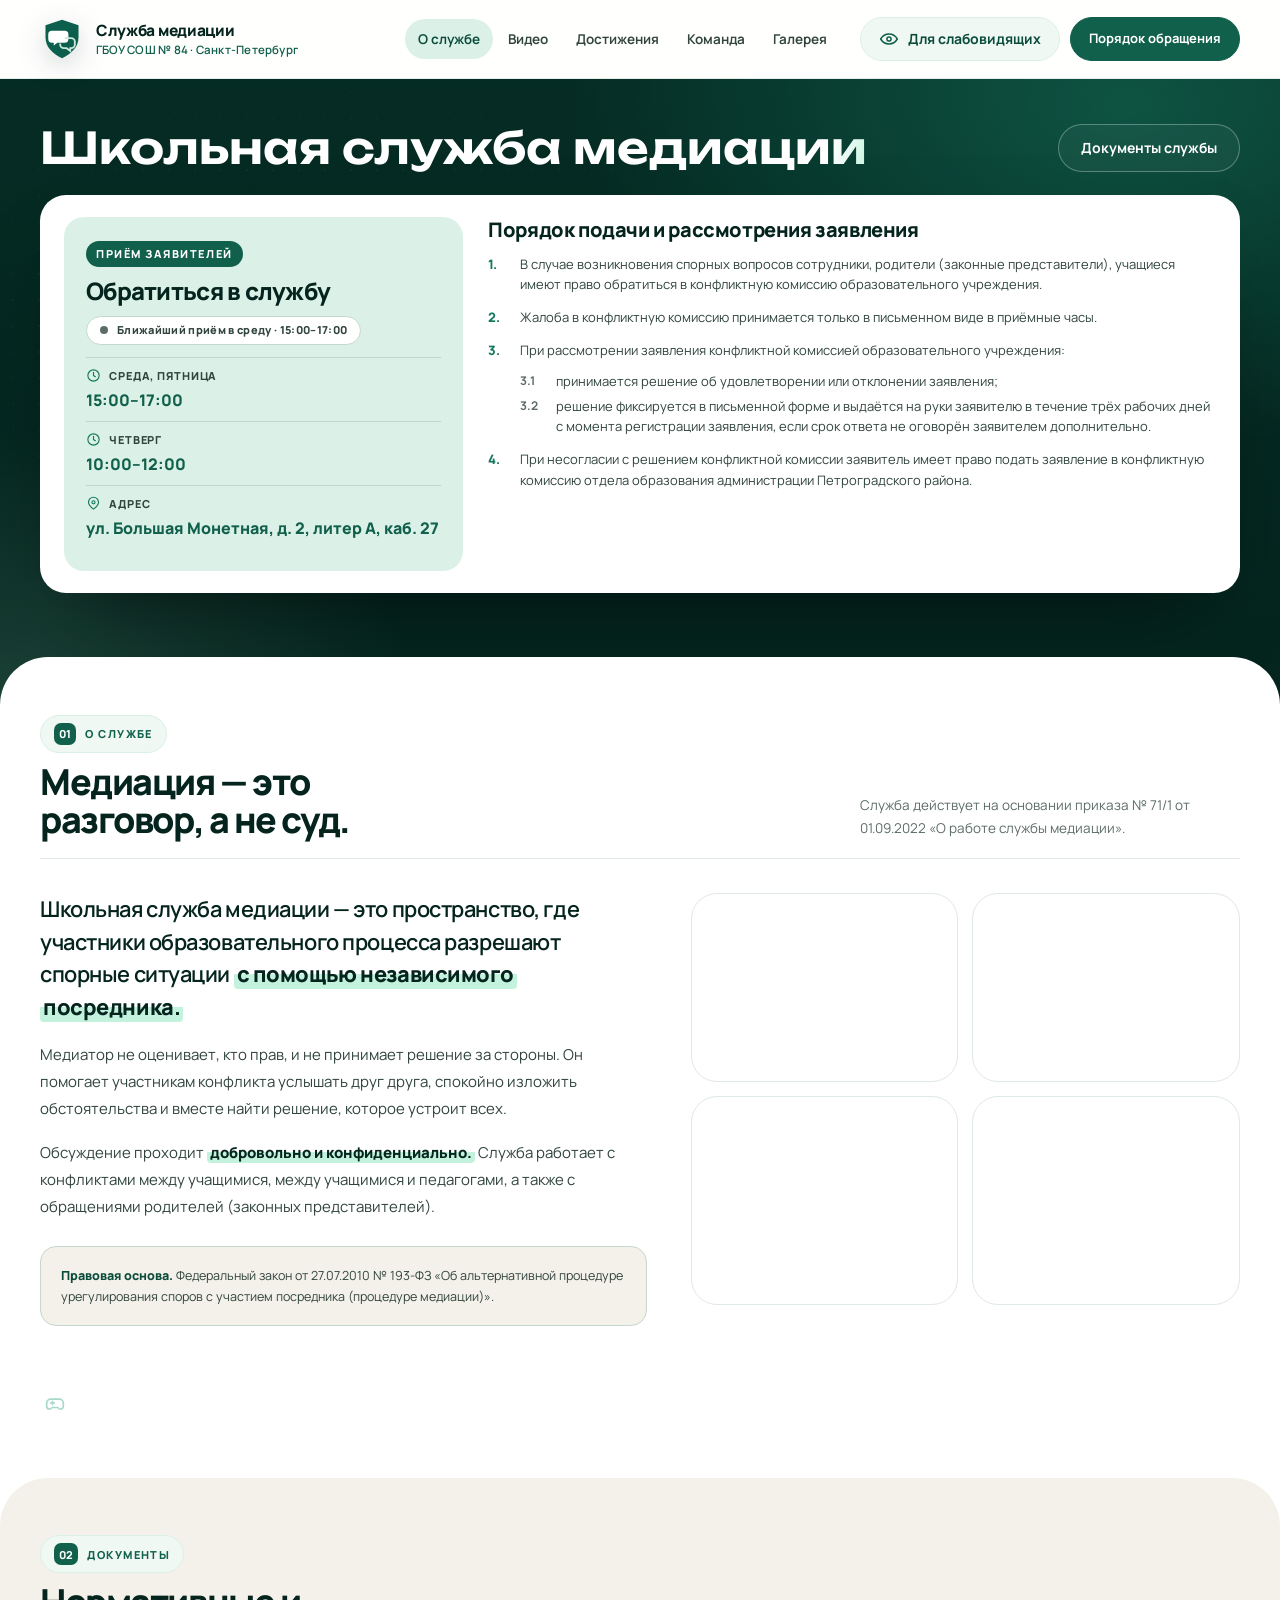
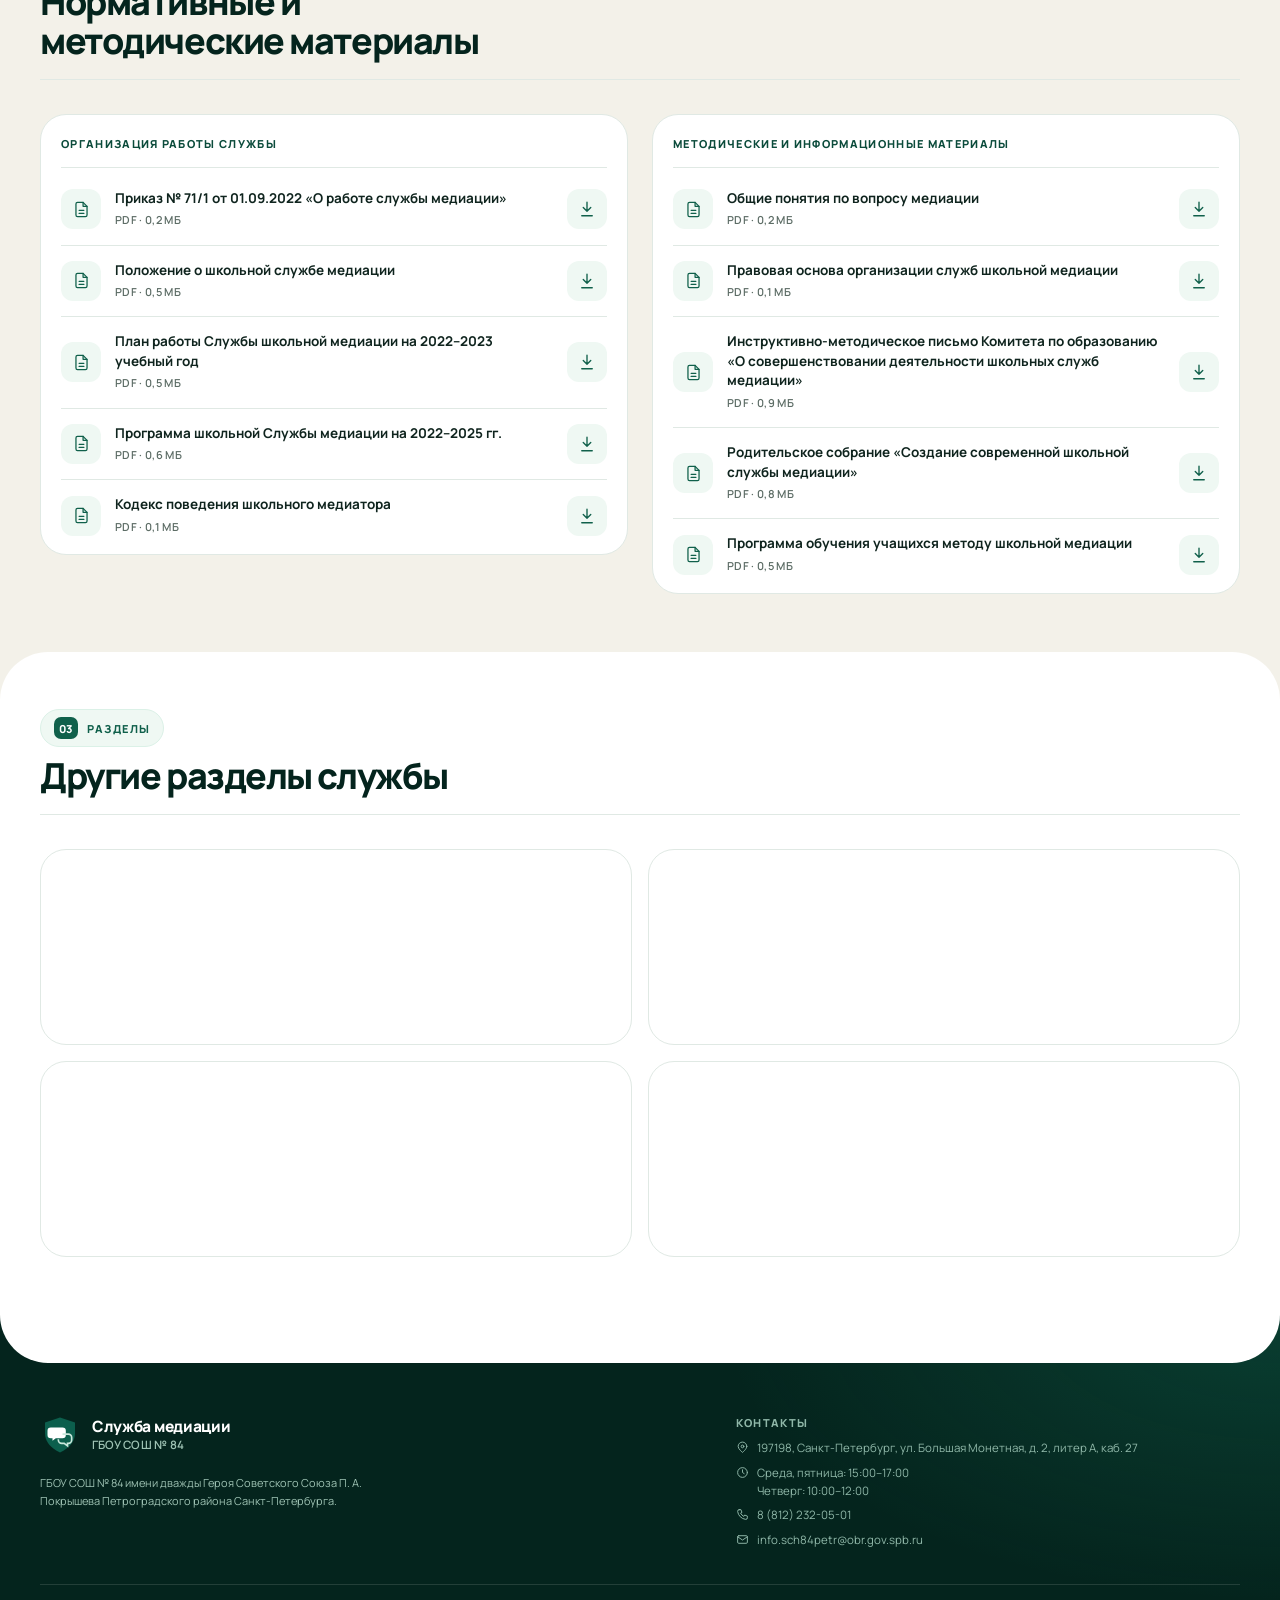
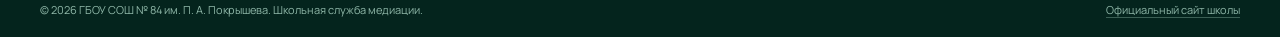
<file: index.html>
<!DOCTYPE html>
<html lang="ru">
<head>
  <meta charset="UTF-8" />
  <meta name="viewport" content="width=device-width, initial-scale=1.0" />
  <title>Школьная служба медиации — ГБОУ СОШ № 84 им. П. А. Покрышева</title>
  <meta name="description" content="Школьная служба медиации ГБОУ СОШ № 84 им. П. А. Покрышева: принципы медиации, документы, порядок обращения, команда, достижения и галерея. Санкт-Петербург, Петроградский район." />
  <meta name="theme-color" content="#063d32" />
  <link rel="canonical" href="https://sh84-mediation.github.io" />
  <meta property="og:title" content="Школьная служба медиации — ГБОУ СОШ № 84" />
  <meta property="og:description" content="Помогаем участникам образовательного процесса разрешать конфликты без давления и поиска виновных." />
  <meta property="og:url" content="https://sh84-mediation.github.io" />
  <meta property="og:type" content="website" />
  <meta property="og:image" content="https://sh84-mediation.github.io/assets/img/og-image.png" />
  <meta property="og:locale" content="ru_RU" />
  <meta name="twitter:card" content="summary_large_image" />
  <link rel="icon" href="assets/favicon.svg" type="image/svg+xml" />
  <link rel="preload" href="assets/fonts/manrope-cyrillic.woff2" as="font" type="font/woff2" crossorigin />
  <link rel="preload" href="assets/fonts/manrope-latin.woff2" as="font" type="font/woff2" crossorigin />
  <link rel="preconnect" href="https://fonts.googleapis.com" />
  <link rel="preconnect" href="https://fonts.gstatic.com" crossorigin />
  <link rel="stylesheet" href="https://fonts.googleapis.com/css2?family=Unbounded:wght@600;700&display=swap" />
  <link rel="stylesheet" href="assets/css/styles.css" />
  <script src="assets/js/a11y-init.js"></script>
  <link rel="prefetch" href="team.html" as="document" />
  <link rel="prefetch" href="achievements.html" as="document" />
  <link rel="prefetch" href="gallery.html" as="document" />
  <link rel="prefetch" href="video.html" as="document" />
</head>
<body>
  <a class="skip-link" href="#main">Перейти к содержанию</a>

  <svg xmlns="http://www.w3.org/2000/svg" style="position:absolute;width:0;height:0;overflow:hidden" aria-hidden="true">
    <symbol id="icon-arrow" viewBox="0 0 24 24"><path d="M7 17 17 7M7 7h10v10" /></symbol>
    <symbol id="icon-download" viewBox="0 0 24 24"><path d="M12 3v12M7 10l5 5 5-5M5 21h14" /></symbol>
    <symbol id="icon-doc" viewBox="0 0 24 24"><path d="M14 3H7a2 2 0 0 0-2 2v14a2 2 0 0 0 2 2h10a2 2 0 0 0 2-2V8Z" /><path d="M14 3v5h5M9 13h6M9 17h6" /></symbol>
    <symbol id="icon-pin" viewBox="0 0 24 24"><path d="M20 10c0 5-8 11-8 11S4 15 4 10a8 8 0 1 1 16 0Z" /><circle cx="12" cy="10" r="2.5" /></symbol>
    <symbol id="icon-clock" viewBox="0 0 24 24"><circle cx="12" cy="12" r="9" /><path d="M12 7v5l3 2" /></symbol>
    <symbol id="icon-mail" viewBox="0 0 24 24"><rect x="3" y="5" width="18" height="14" rx="2" /><path d="m3 7 9 6 9-6" /></symbol>
    <symbol id="icon-phone" viewBox="0 0 24 24"><path d="M6 3h3l2 5-2.5 1.5a13 13 0 0 0 6 6L16 13l5 2v3a3 3 0 0 1-3.2 3A17 17 0 0 1 3 6.2 3 3 0 0 1 6 3Z" /></symbol>
    <symbol id="icon-play" viewBox="0 0 24 24"><circle cx="12" cy="12" r="9" /><path d="m10 8 6 4-6 4Z" /></symbol>
    <symbol id="icon-check" viewBox="0 0 24 24"><path d="m5 12 4.5 4.5L19 7" /></symbol>
    <symbol id="icon-chevron" viewBox="0 0 24 24"><path d="m15 18-6-6 6-6" /></symbol>
    <symbol id="icon-close" viewBox="0 0 24 24"><path d="M6 6l12 12M18 6 6 18" /></symbol>
    <symbol id="icon-eye" viewBox="0 0 24 24"><path d="M2 12s3.6-6 10-6 10 6 10 6-3.6 6-10 6S2 12 2 12Z" /><circle cx="12" cy="12" r="2.5" /></symbol>
  </svg>

  <section class="a11y-panel" id="a11y-panel" aria-labelledby="a11y-panel-title" tabindex="-1" hidden>
    <div class="container a11y-panel__inner">
      <div class="a11y-panel__head">
        <h2 class="a11y-panel__title" id="a11y-panel-title"><svg class="icon" aria-hidden="true"><use href="#icon-eye"></use></svg>Версия для слабовидящих</h2>
        <div class="a11y-panel__head-actions">
          <button class="a11y-panel__reset" type="button" data-a11y-reset>Обычная версия</button>
          <button class="a11y-panel__close" type="button" aria-label="Закрыть настройки">Закрыть</button>
        </div>
      </div>
      <div class="a11y-panel__grid">
        <fieldset class="a11y-group">
          <legend class="a11y-group__title">Размер шрифта</legend>
          <div class="a11y-options">
            <button class="a11y-option" type="button" data-a11y-setting="font" data-a11y-value="0" aria-pressed="true" aria-label="Обычный шрифт">A</button>
            <button class="a11y-option" type="button" data-a11y-setting="font" data-a11y-value="1" aria-pressed="false" aria-label="Крупный шрифт">A+</button>
            <button class="a11y-option" type="button" data-a11y-setting="font" data-a11y-value="2" aria-pressed="false" aria-label="Очень крупный шрифт">A++</button>
          </div>
        </fieldset>
        <fieldset class="a11y-group">
          <legend class="a11y-group__title">Цветовая схема</legend>
          <div class="a11y-options">
            <button class="a11y-option" type="button" data-a11y-setting="scheme" data-a11y-value="normal" aria-pressed="true"><span class="a11y-swatch a11y-swatch--normal" aria-hidden="true"></span>Обычная</button>
            <button class="a11y-option" type="button" data-a11y-setting="scheme" data-a11y-value="contrast" aria-pressed="false"><span class="a11y-swatch a11y-swatch--contrast" aria-hidden="true"></span>Ч/б</button>
            <button class="a11y-option" type="button" data-a11y-setting="scheme" data-a11y-value="dark" aria-pressed="false"><span class="a11y-swatch a11y-swatch--dark" aria-hidden="true"></span>Тёмная</button>
            <button class="a11y-option" type="button" data-a11y-setting="scheme" data-a11y-value="yellow" aria-pressed="false"><span class="a11y-swatch a11y-swatch--yellow" aria-hidden="true"></span>Жёлтая</button>
          </div>
        </fieldset>
        <fieldset class="a11y-group">
          <legend class="a11y-group__title">Изображения</legend>
          <div class="a11y-options">
            <button class="a11y-option" type="button" data-a11y-setting="images" data-a11y-value="on" aria-pressed="true">Показывать</button>
            <button class="a11y-option" type="button" data-a11y-setting="images" data-a11y-value="gray" aria-pressed="false">Ч/б</button>
            <button class="a11y-option" type="button" data-a11y-setting="images" data-a11y-value="off" aria-pressed="false">Скрыть</button>
          </div>
        </fieldset>
        <fieldset class="a11y-group">
          <legend class="a11y-group__title">Интервал между буквами</legend>
          <div class="a11y-options">
            <button class="a11y-option" type="button" data-a11y-setting="spacing" data-a11y-value="off" aria-pressed="true">Обычный</button>
            <button class="a11y-option" type="button" data-a11y-setting="spacing" data-a11y-value="on" aria-pressed="false">Увеличенный</button>
          </div>
        </fieldset>
      </div>
    </div>
  </section>

  <header class="site-header" id="site-header">
    <div class="container header__inner">
      <a class="brand" href="index.html" aria-label="Школьная служба медиации — на главную">
        <span class="brand__mark" aria-hidden="true">
          <svg viewBox="0 0 48 48" fill="none" xmlns="http://www.w3.org/2000/svg">
            <path d="M24 3 42 9v13c0 11-8 18-18 23C14 40 6 33 6 22V9Z" fill="#0c5f4d" />
            <path d="M13 15h14a4 4 0 0 1 4 4v5a4 4 0 0 1-4 4H19l-4 3v-3h-2a4 4 0 0 1-4-4v-5a4 4 0 0 1 4-4Z" fill="#fff" />
            <path d="M27 23h7a4 4 0 0 1 4 4v3a4 4 0 0 1-4 4h-1v3l-4-3h-3a4 4 0 0 1-4-4v-1" stroke="#c9e8dc" stroke-width="2" />
          </svg>
        </span>
        <span class="brand__text">
          <span class="brand__name">Служба медиации</span>
          <span class="brand__caption">ГБОУ СОШ № 84 · <span class="brand__city" title="Город, где учатся слушать">Санкт-Петербург</span></span>
        </span>
      </a>

      <nav class="nav" aria-label="Основная навигация">
        <a class="nav__link is-active" href="#about" aria-current="location">О службе</a>
        <a class="nav__link" href="video.html">Видео</a>
        <a class="nav__link" href="achievements.html">Достижения</a>
        <a class="nav__link" href="team.html">Команда</a>
        <a class="nav__link" href="gallery.html">Галерея</a>
      </nav>

      <div class="header__actions">
        <button class="a11y-toggle" type="button" aria-expanded="false" aria-controls="a11y-panel" aria-label="Версия для слабовидящих" title="Версия для слабовидящих">
          <svg class="icon" aria-hidden="true"><use href="#icon-eye"></use></svg>
          <span class="a11y-toggle__label" aria-hidden="true">Для слабовидящих</span>
        </button>
        <a class="button button--small" href="index.html#procedure">Порядок обращения</a>
        <button class="menu-toggle" type="button" aria-label="Открыть меню" aria-expanded="false" aria-controls="mobile-menu">
          <span></span><span></span><span></span>
        </button>
      </div>
    </div>
  </header>

  <div class="mobile-menu" id="mobile-menu" aria-hidden="true" inert>
    <nav class="mobile-menu__nav" aria-label="Мобильная навигация">
      <a href="#about" aria-current="location"><span>01</span>О службе<svg class="icon" aria-hidden="true"><use href="#icon-arrow"></use></svg></a>
      <a href="video.html"><span>02</span>Видеоматериалы<svg class="icon" aria-hidden="true"><use href="#icon-arrow"></use></svg></a>
      <a href="achievements.html"><span>03</span>Достижения<svg class="icon" aria-hidden="true"><use href="#icon-arrow"></use></svg></a>
      <a href="team.html"><span>04</span>Команда<svg class="icon" aria-hidden="true"><use href="#icon-arrow"></use></svg></a>
      <a href="gallery.html"><span>05</span>Галерея<svg class="icon" aria-hidden="true"><use href="#icon-arrow"></use></svg></a>
    </nav>
    <div class="mobile-menu__footer">
      <p>Санкт-Петербург, ул. Большая Монетная, д. 2, литер А, каб. 27</p>
      <a href="tel:+78122320501">8 (812) 232-05-01</a>
    </div>
  </div>

  <main id="main">
    <section class="hero" aria-labelledby="hero-title">
      <div class="container">
        <div class="hero__top">
          <h1 id="hero-title">Школьная служба <span class="shimmer">медиации</span></h1>
          <div class="hero__actions">
            <a class="button button--outline" href="#documents">Документы службы</a>
          </div>
        </div>

        <section class="entry" id="procedure" aria-label="Приём заявителей и порядок подачи заявления">
          <aside class="appointment" aria-labelledby="appointment-title">
            <p class="appointment__label">Приём заявителей</p>
            <h2 id="appointment-title">Обратиться в службу</h2>
            <dl class="appointment__list">
              <div class="appointment__row">
                <dt><svg class="icon" aria-hidden="true"><use href="#icon-clock"></use></svg>Среда, пятница</dt>
                <dd>15:00–17:00</dd>
              </div>
              <div class="appointment__row">
                <dt><svg class="icon" aria-hidden="true"><use href="#icon-clock"></use></svg>Четверг</dt>
                <dd>10:00–12:00</dd>
              </div>
              <div class="appointment__row">
                <dt><svg class="icon" aria-hidden="true"><use href="#icon-pin"></use></svg>Адрес</dt>
                <dd>ул. Большая Монетная, д. 2, литер А, каб. 27</dd>
              </div>
            </dl>
          </aside>

          <div class="procedure" aria-labelledby="procedure-title">
            <h2 id="procedure-title">Порядок подачи и рассмотрения заявления</h2>
            <ol class="procedure__list">
              <li>
                <span class="procedure__num">1.</span>
                <p>В случае возникновения спорных вопросов сотрудники, родители (законные представители), учащиеся имеют право обратиться в конфликтную комиссию образовательного учреждения.</p>
              </li>
              <li>
                <span class="procedure__num">2.</span>
                <p>Жалоба в конфликтную комиссию принимается только в письменном виде в приёмные часы.</p>
              </li>
              <li>
                <span class="procedure__num">3.</span>
                <div>
                  <p>При рассмотрении заявления конфликтной комиссией образовательного учреждения:</p>
                  <ol class="procedure__sublist">
                    <li>
                      <span class="procedure__subnum">3.1</span>
                      <p>принимается решение об удовлетворении или отклонении заявления;</p>
                    </li>
                    <li>
                      <span class="procedure__subnum">3.2</span>
                      <p>решение фиксируется в письменной форме и выдаётся на руки заявителю в течение трёх рабочих дней с момента регистрации заявления, если срок ответа не оговорён заявителем дополнительно.</p>
                    </li>
                  </ol>
                </div>
              </li>
              <li>
                <span class="procedure__num">4.</span>
                <p>При несогласии с решением конфликтной комиссии заявитель имеет право подать заявление в конфликтную комиссию отдела образования администрации Петроградского района.</p>
              </li>
            </ol>
          </div>

          <a class="button button--outline docs-mobile" href="#documents">Документы службы</a>
        </section>
      </div>
    </section>

    <section class="section about" id="about" aria-labelledby="about-title">
      <div class="container">
        <div class="section-head">
          <div>
            <p class="eyebrow"><span class="eyebrow__num">01</span>О службе</p>
            <h2 id="about-title">Медиация — это разговор, а не суд.</h2>
          </div>
          <p class="section-head__note">Служба действует на основании приказа № 71/1 от 01.09.2022 «О работе службы медиации».</p>
        </div>

        <div class="about__grid">
          <article class="about__text">
            <p class="about__lead">Школьная служба медиации — это пространство, где участники образовательного процесса разрешают спорные ситуации <span class="mark-accent">с помощью независимого посредника.</span></p>
            <p>Медиатор не оценивает, кто прав, и не принимает решение за стороны. Он помогает участникам конфликта услышать друг друга, спокойно изложить обстоятельства и вместе найти решение, которое устроит всех.</p>
            <p>Обсуждение проходит <span class="mark-accent">добровольно и конфиденциально.</span> Служба работает с конфликтами между учащимися, между учащимися и педагогами, а также с обращениями родителей (законных представителей).</p>
            <aside class="about__note">
              <strong>Правовая основа.</strong> Федеральный закон от 27.07.2010 № 193-ФЗ «Об альтернативной процедуре урегулирования споров с участием посредника (процедуре медиации)».
            </aside>
          </article>

          <div class="principles" aria-label="Принципы медиации">
            <article class="principle">
              <span class="principle__num">01</span>
              <h3>Добровольность</h3>
              <p>Участие возможно только по согласию каждой стороны. Разговор можно остановить в любой момент.</p>
            </article>
            <article class="principle">
              <span class="principle__num">02</span>
              <h3>Конфиденциальность</h3>
              <p>Информация, прозвучавшая на встрече, не передаётся третьим лицам без согласия участников.</p>
            </article>
            <article class="principle">
              <span class="principle__num">03</span>
              <h3>Нейтральность</h3>
              <p>Медиатор не занимает чью-либо сторону, не судит и не навязывает готовых решений.</p>
            </article>
            <article class="principle">
              <span class="principle__num">04</span>
              <h3>Равноправие</h3>
              <p>У всех сторон одинаковые права: быть услышанными, задавать вопросы и предлагать варианты решения.</p>
            </article>
          </div>

          <div class="egg-spots egg-spots--start">
            <span class="egg-spot egg-spot--pc egg-spot--gamepad egg-spot--up">
              <input class="egg-spot__toggle" type="checkbox" id="spot-index-code">
              <label class="egg-spot__btn" for="spot-index-code" title="Здесь что-то затаилось" aria-label="Скрытая подсказка">
                <svg viewBox="0 0 24 24" fill="none" stroke="currentColor" stroke-width="2" stroke-linecap="round" stroke-linejoin="round" aria-hidden="true"><path d="M7 5h10a5 5 0 0 1 5 5v3.5a3.5 3.5 0 0 1-3.5 3.5c-1.4 0-2.5-.7-3.1-2h-6.8c-.6 1.3-1.7 2-3.1 2A3.5 3.5 0 0 1 2 13.5V10a5 5 0 0 1 5-5Z"/><path d="M7 9.5h4M9 7.5v4"/></svg>
              </label>
              <span class="egg-spot__hint" role="note">Оно ещё в деле: введи «Код konami».</span>
            </span>
          </div>
        </div>
      </div>
    </section>

    <section class="section documents" id="documents" aria-labelledby="documents-title">
      <div class="container">
        <div class="section-head">
          <div>
            <p class="eyebrow"><span class="eyebrow__num">02</span>Документы</p>
            <h2 id="documents-title">Нормативные и методические материалы</h2>
          </div>
        </div>

        <div class="documents__columns">
          <div class="documents__group">
            <h3 class="documents__group-title">Организация работы службы</h3>
            <ul class="doc-list">
              <li class="doc-item">
                <span class="doc-item__icon" aria-hidden="true"><svg class="icon"><use href="#icon-doc"></use></svg></span>
                <span class="doc-item__body">
                  <a href="assets/docs/prikaz-23-01-2023.pdf" target="_blank" rel="noopener">Приказ № 71/1 от 01.09.2022 «О работе службы медиации»</a>
                  <span class="doc-item__meta">PDF · 0,2 МБ</span>
                </span>
                <a class="doc-item__download" href="assets/docs/prikaz-23-01-2023.pdf" download aria-label="Скачать документ"><svg class="icon doc-item__arrow" aria-hidden="true"><use href="#icon-download"></use></svg></a>
              </li>
              <li class="doc-item">
                <span class="doc-item__icon" aria-hidden="true"><svg class="icon"><use href="#icon-doc"></use></svg></span>
                <span class="doc-item__body">
                  <a href="assets/docs/polozhenie_o_shsm_290420.pdf" target="_blank" rel="noopener">Положение о школьной службе медиации</a>
                  <span class="doc-item__meta">PDF · 0,5 МБ</span>
                </span>
                <a class="doc-item__download" href="assets/docs/polozhenie_o_shsm_290420.pdf" download aria-label="Скачать документ"><svg class="icon doc-item__arrow" aria-hidden="true"><use href="#icon-download"></use></svg></a>
              </li>
              <li class="doc-item">
                <span class="doc-item__icon" aria-hidden="true"><svg class="icon"><use href="#icon-doc"></use></svg></span>
                <span class="doc-item__body">
                  <a href="assets/docs/26042023plan_dlja_sajta.pdf" target="_blank" rel="noopener">План работы Службы школьной медиации на 2022–2023 учебный год</a>
                  <span class="doc-item__meta">PDF · 0,5 МБ</span>
                </span>
                <a class="doc-item__download" href="assets/docs/26042023plan_dlja_sajta.pdf" download aria-label="Скачать документ"><svg class="icon doc-item__arrow" aria-hidden="true"><use href="#icon-download"></use></svg></a>
              </li>
              <li class="doc-item">
                <span class="doc-item__icon" aria-hidden="true"><svg class="icon"><use href="#icon-doc"></use></svg></span>
                <span class="doc-item__body">
                  <a href="assets/docs/26042023programma_dlja_sajta.pdf" target="_blank" rel="noopener">Программа школьной Службы медиации на 2022–2025 гг.</a>
                  <span class="doc-item__meta">PDF · 0,6 МБ</span>
                </span>
                <a class="doc-item__download" href="assets/docs/26042023programma_dlja_sajta.pdf" download aria-label="Скачать документ"><svg class="icon doc-item__arrow" aria-hidden="true"><use href="#icon-download"></use></svg></a>
              </li>
              <li class="doc-item">
                <span class="doc-item__icon" aria-hidden="true"><svg class="icon"><use href="#icon-doc"></use></svg></span>
                <span class="doc-item__body">
                  <a href="assets/docs/kodeks_povedenija_shkolnogo_mediatora.pdf" target="_blank" rel="noopener">Кодекс поведения школьного медиатора</a>
                  <span class="doc-item__meta">PDF · 0,1 МБ</span>
                </span>
                <a class="doc-item__download" href="assets/docs/kodeks_povedenija_shkolnogo_mediatora.pdf" download aria-label="Скачать документ"><svg class="icon doc-item__arrow" aria-hidden="true"><use href="#icon-download"></use></svg></a>
              </li>
            </ul>
          </div>

          <div class="documents__group">
            <h3 class="documents__group-title">Методические и информационные материалы</h3>
            <ul class="doc-list">
              <li class="doc-item">
                <span class="doc-item__icon" aria-hidden="true"><svg class="icon"><use href="#icon-doc"></use></svg></span>
                <span class="doc-item__body">
                  <a href="assets/docs/mdiacija22042020.pdf" target="_blank" rel="noopener">Общие понятия по вопросу медиации</a>
                  <span class="doc-item__meta">PDF · 0,2 МБ</span>
                </span>
                <a class="doc-item__download" href="assets/docs/mdiacija22042020.pdf" download aria-label="Скачать документ"><svg class="icon doc-item__arrow" aria-hidden="true"><use href="#icon-download"></use></svg></a>
              </li>
              <li class="doc-item">
                <span class="doc-item__icon" aria-hidden="true"><svg class="icon"><use href="#icon-doc"></use></svg></span>
                <span class="doc-item__body">
                  <a href="assets/docs/normativnaja_baza290420.pdf" target="_blank" rel="noopener">Правовая основа организации служб школьной медиации</a>
                  <span class="doc-item__meta">PDF · 0,1 МБ</span>
                </span>
                <a class="doc-item__download" href="assets/docs/normativnaja_baza290420.pdf" download aria-label="Скачать документ"><svg class="icon doc-item__arrow" aria-hidden="true"><use href="#icon-download"></use></svg></a>
              </li>
              <li class="doc-item">
                <span class="doc-item__icon" aria-hidden="true"><svg class="icon"><use href="#icon-doc"></use></svg></span>
                <span class="doc-item__body">
                  <a href="assets/docs/instruktivnoe_pismo_29042020.pdf" target="_blank" rel="noopener">Инструктивно-методическое письмо Комитета по образованию «О совершенствовании деятельности школьных служб медиации»</a>
                  <span class="doc-item__meta">PDF · 0,9 МБ</span>
                </span>
                <a class="doc-item__download" href="assets/docs/instruktivnoe_pismo_29042020.pdf" download aria-label="Скачать документ"><svg class="icon doc-item__arrow" aria-hidden="true"><use href="#icon-download"></use></svg></a>
              </li>
              <li class="doc-item">
                <span class="doc-item__icon" aria-hidden="true"><svg class="icon"><use href="#icon-doc"></use></svg></span>
                <span class="doc-item__body">
                  <a href="assets/docs/sozdanie_sovremennoj_shkolnoj_sluzhby_mediacii.pdf" target="_blank" rel="noopener">Родительское собрание «Создание современной школьной службы медиации»</a>
                  <span class="doc-item__meta">PDF · 0,8 МБ</span>
                </span>
                <a class="doc-item__download" href="assets/docs/sozdanie_sovremennoj_shkolnoj_sluzhby_mediacii.pdf" download aria-label="Скачать документ"><svg class="icon doc-item__arrow" aria-hidden="true"><use href="#icon-download"></use></svg></a>
              </li>
              <li class="doc-item">
                <span class="doc-item__icon" aria-hidden="true"><svg class="icon"><use href="#icon-doc"></use></svg></span>
                <span class="doc-item__body">
                  <a href="assets/docs/programma_obuchenija290420.pdf" target="_blank" rel="noopener">Программа обучения учащихся методу школьной медиации</a>
                  <span class="doc-item__meta">PDF · 0,5 МБ</span>
                </span>
                <a class="doc-item__download" href="assets/docs/programma_obuchenija290420.pdf" download aria-label="Скачать документ"><svg class="icon doc-item__arrow" aria-hidden="true"><use href="#icon-download"></use></svg></a>
              </li>
            </ul>
          </div>
        </div>
      </div>
    </section>

    <section class="section" aria-labelledby="sections-title">
      <div class="container">
        <div class="section-head">
          <div>
            <p class="eyebrow"><span class="eyebrow__num">03</span>Разделы</p>
            <h2 id="sections-title">Другие разделы службы</h2>
          </div>
        </div>

        <div class="home-links">
          <a class="principle home-link" href="video.html">
            <span class="principle__num">01</span>
            <h3>Видеоматериалы</h3>
            <p>Ролики о медиации и работе службы.</p>
            <svg class="icon home-link__arrow" aria-hidden="true"><use href="#icon-arrow"></use></svg>
          </a>
          <a class="principle home-link" href="achievements.html">
            <span class="principle__num">02</span>
            <h3>Достижения</h3>
            <p>Награды и участие в конкурсах.</p>
            <svg class="icon home-link__arrow" aria-hidden="true"><use href="#icon-arrow"></use></svg>
          </a>
          <a class="principle home-link" href="team.html">
            <span class="principle__num">03</span>
            <h3>Команда</h3>
            <p>Куратор службы и учащиеся-медиаторы.</p>
            <svg class="icon home-link__arrow" aria-hidden="true"><use href="#icon-arrow"></use></svg>
          </a>
          <a class="principle home-link" href="gallery.html">
            <span class="principle__num">04</span>
            <h3>Галерея</h3>
            <p>Фотографии встреч и мероприятий.</p>
            <svg class="icon home-link__arrow" aria-hidden="true"><use href="#icon-arrow"></use></svg>
          </a>
        </div>
      </div>
    </section>
  </main>

  <footer class="site-footer">
    <div class="container">
      <div class="footer__top">
        <div class="footer__brand">
          <a class="brand brand--footer" href="index.html" aria-label="Школьная служба медиации — на главную">
            <span class="brand__mark" aria-hidden="true">
              <svg viewBox="0 0 48 48" fill="none" xmlns="http://www.w3.org/2000/svg">
                <path d="M24 3 42 9v13c0 11-8 18-18 23C14 40 6 33 6 22V9Z" fill="#0c5f4d" />
                <path d="M13 15h14a4 4 0 0 1 4 4v5a4 4 0 0 1-4 4H19l-4 3v-3h-2a4 4 0 0 1-4-4v-5a4 4 0 0 1 4-4Z" fill="#fff" />
                <path d="M27 23h7a4 4 0 0 1 4 4v3a4 4 0 0 1-4 4h-1v3l-4-3h-3a4 4 0 0 1-4-4v-1" stroke="#c9e8dc" stroke-width="2" />
              </svg>
            </span>
            <span class="brand__text">
              <span class="brand__name">Служба медиации</span>
              <span class="brand__caption">ГБОУ СОШ № 84</span>
            </span>
          </a>
          <p class="footer__school">ГБОУ СОШ № 84 имени дважды Героя Советского Союза П. А. Покрышева Петроградского района Санкт-Петербурга.</p>
        </div>

        <div class="footer__contacts">
          <h3>Контакты</h3>
          <p><svg class="icon" aria-hidden="true"><use href="#icon-pin"></use></svg>197198, Санкт-Петербург, ул. Большая Монетная, д. 2, литер А, каб. 27</p>
          <p><svg class="icon" aria-hidden="true"><use href="#icon-clock"></use></svg>Среда, пятница: 15:00–17:00<br />Четверг: 10:00–12:00</p>
          <a href="tel:+78122320501"><svg class="icon" aria-hidden="true"><use href="#icon-phone"></use></svg>8 (812) 232-05-01</a>
          <a href="mailto:info.sch84petr@obr.gov.spb.ru"><svg class="icon" aria-hidden="true"><use href="#icon-mail"></use></svg>info.sch84petr@obr.gov.spb.ru</a>
        </div>
      </div>

      <div class="footer__legal">
        <p>© 2026 ГБОУ СОШ № 84 им. П. А. Покрышева. Школьная служба медиации.</p>
        <p><a href="https://sh84.aptrg.gov.spb.ru" target="_blank" rel="noopener">Официальный сайт школы</a></p>
      </div>
    </div>
  </footer>

  <script src="assets/js/script.js" defer></script>
  <script src="assets/js/extras.js" defer></script>
  <script src="assets/js/a11y.js" defer></script>
</body>
</html>
</file>
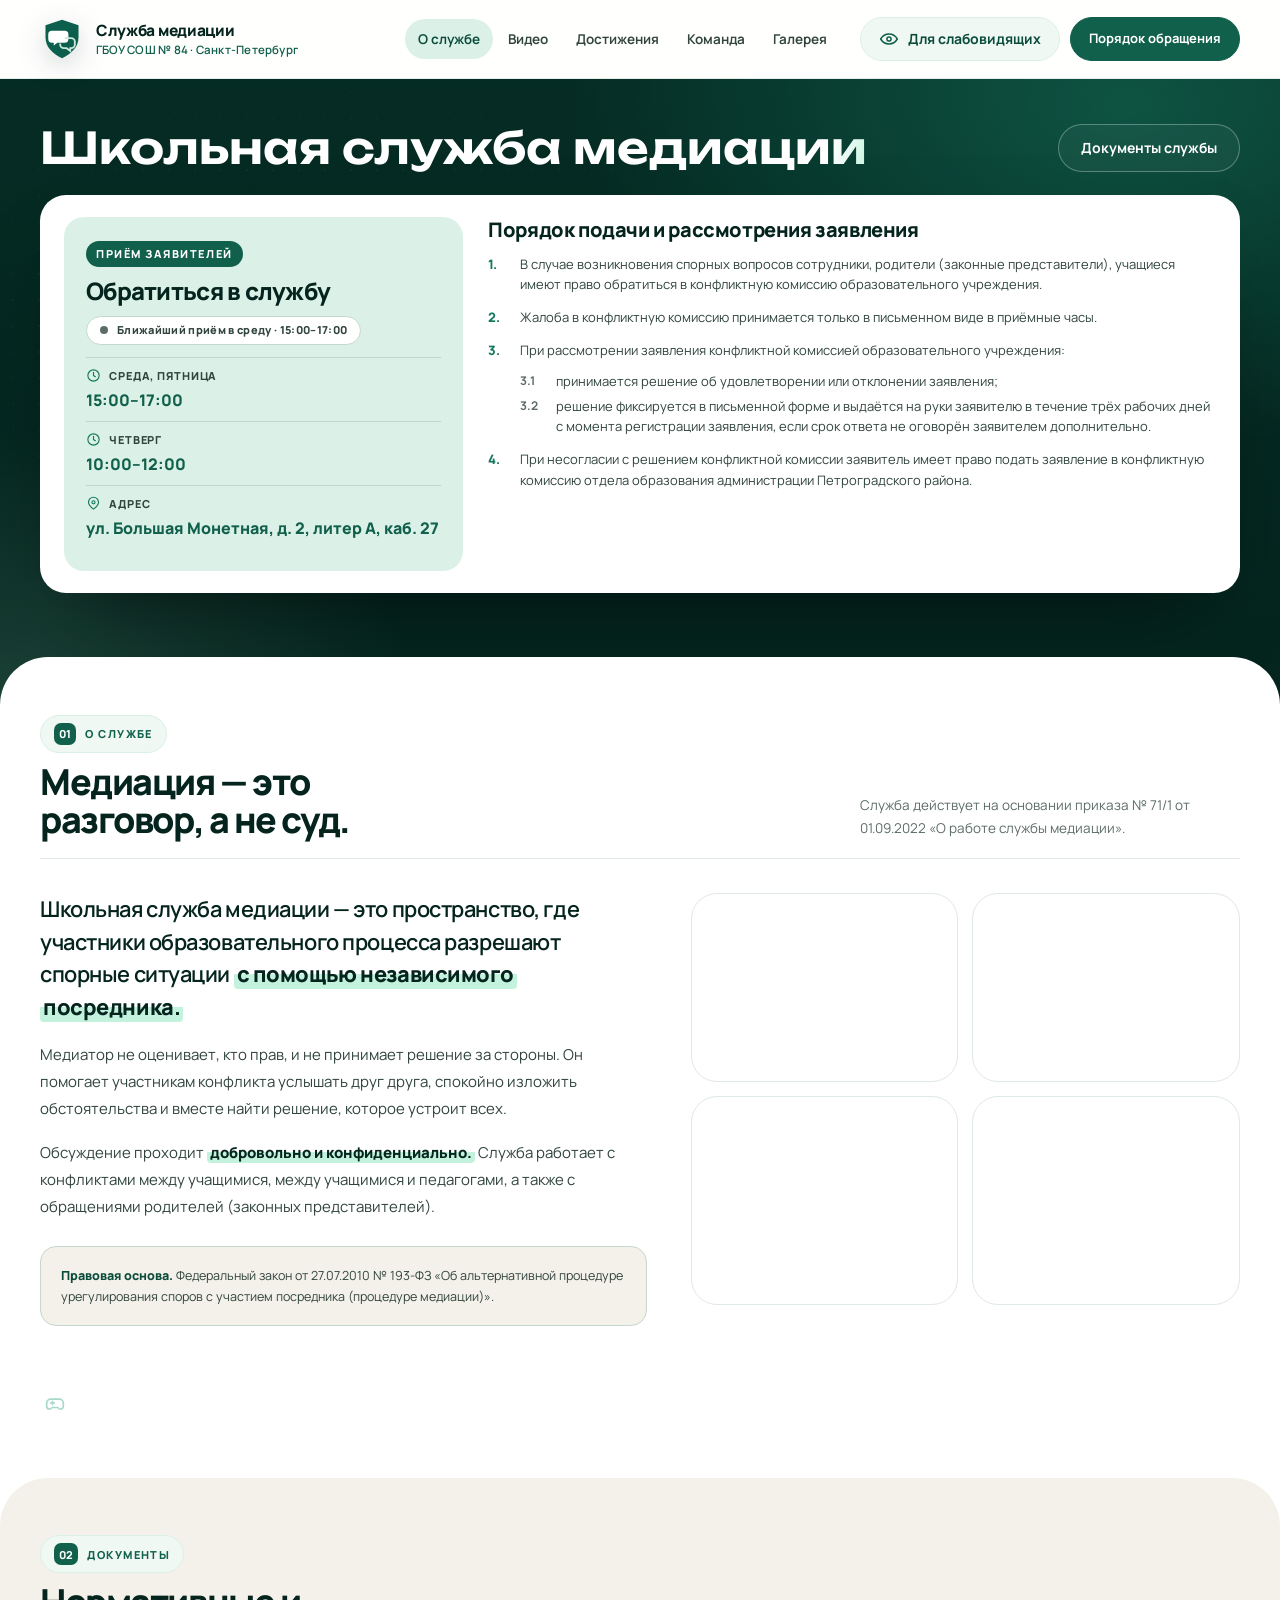
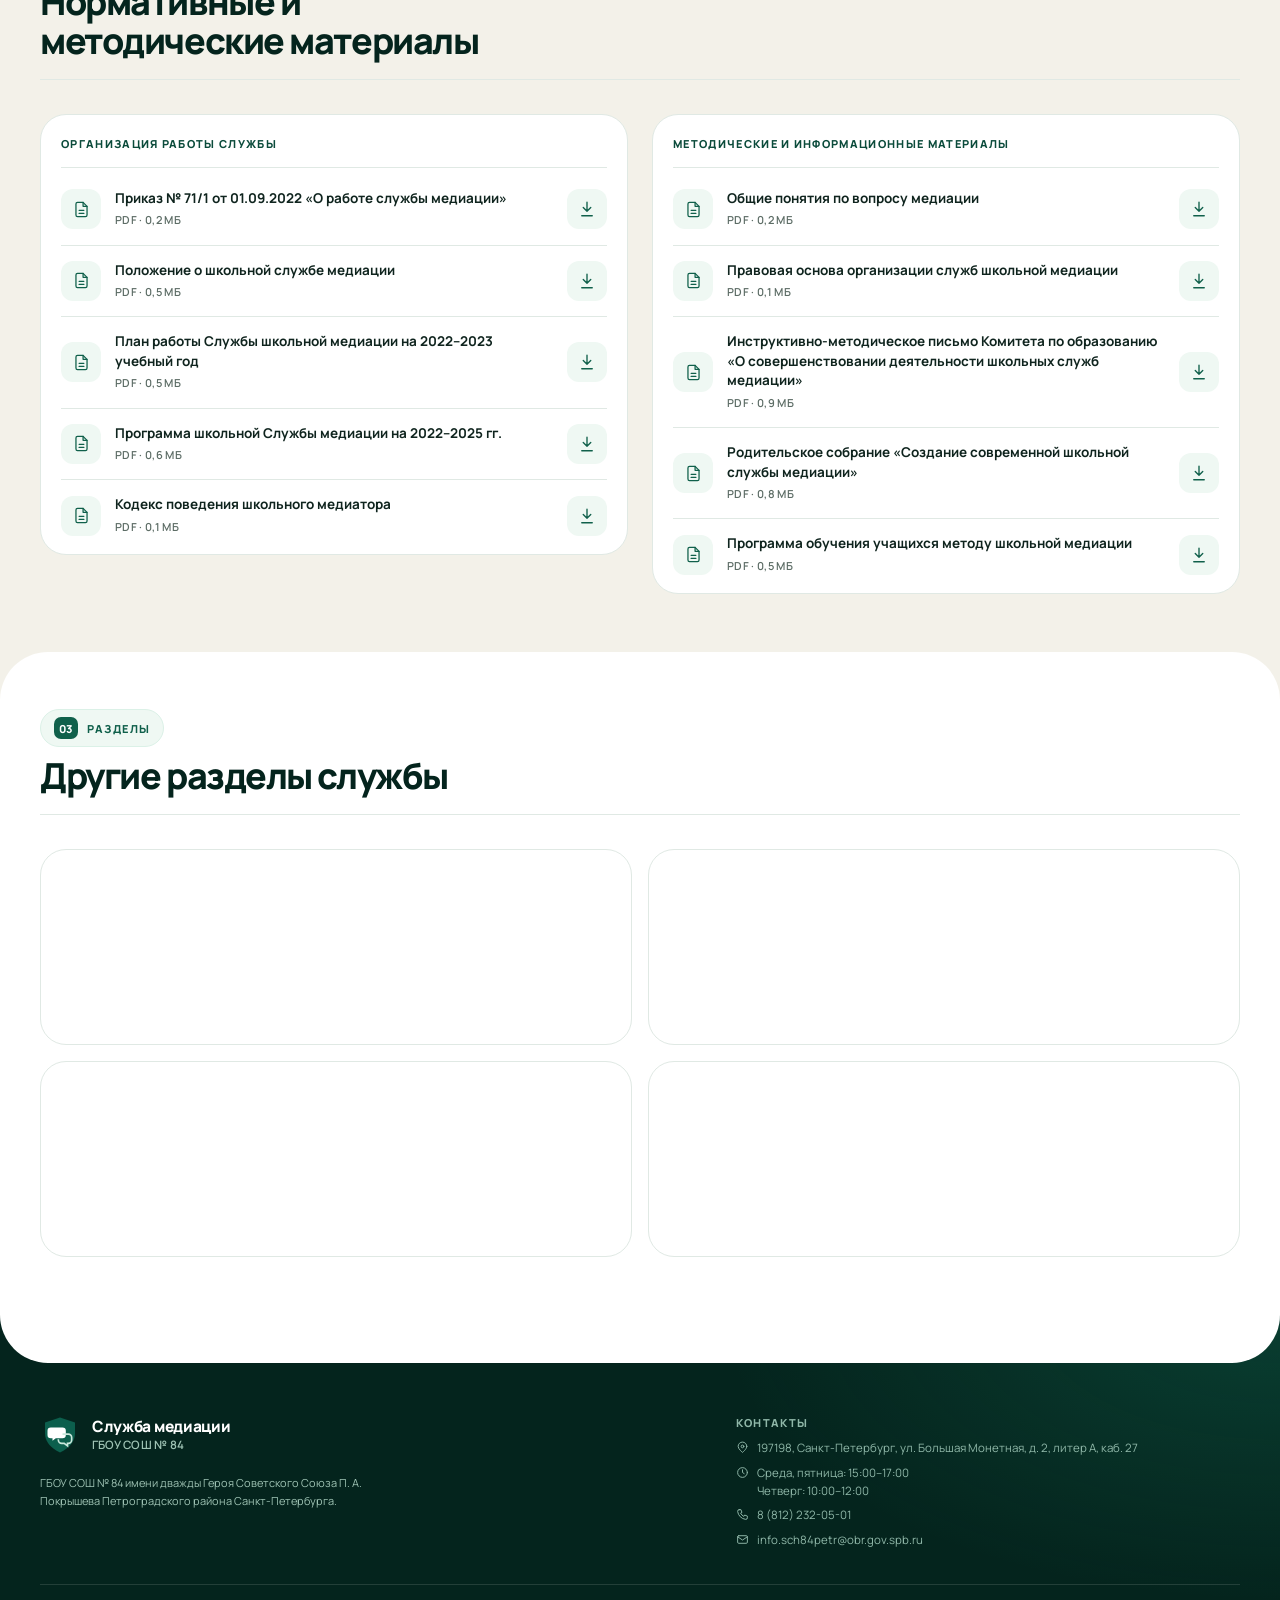
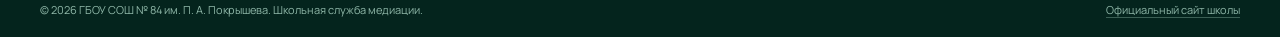
<file: about.html>
<!DOCTYPE html>
<html lang="ru">
<head>
  <meta charset="UTF-8" />
  <meta name="viewport" content="width=device-width, initial-scale=1.0" />
  <title>О службе — Школьная служба медиации ГБОУ СОШ № 84</title>
  <meta name="robots" content="noindex" />
  <link rel="canonical" href="index.html" />
  <meta http-equiv="refresh" content="0; url=index.html" />
  <script>window.location.replace("index.html" + window.location.hash);</script>
</head>
<body>
  <p>Раздел «О службе» теперь находится на <a href="index.html">главной странице</a>.</p>
</body>
</html>
</file>
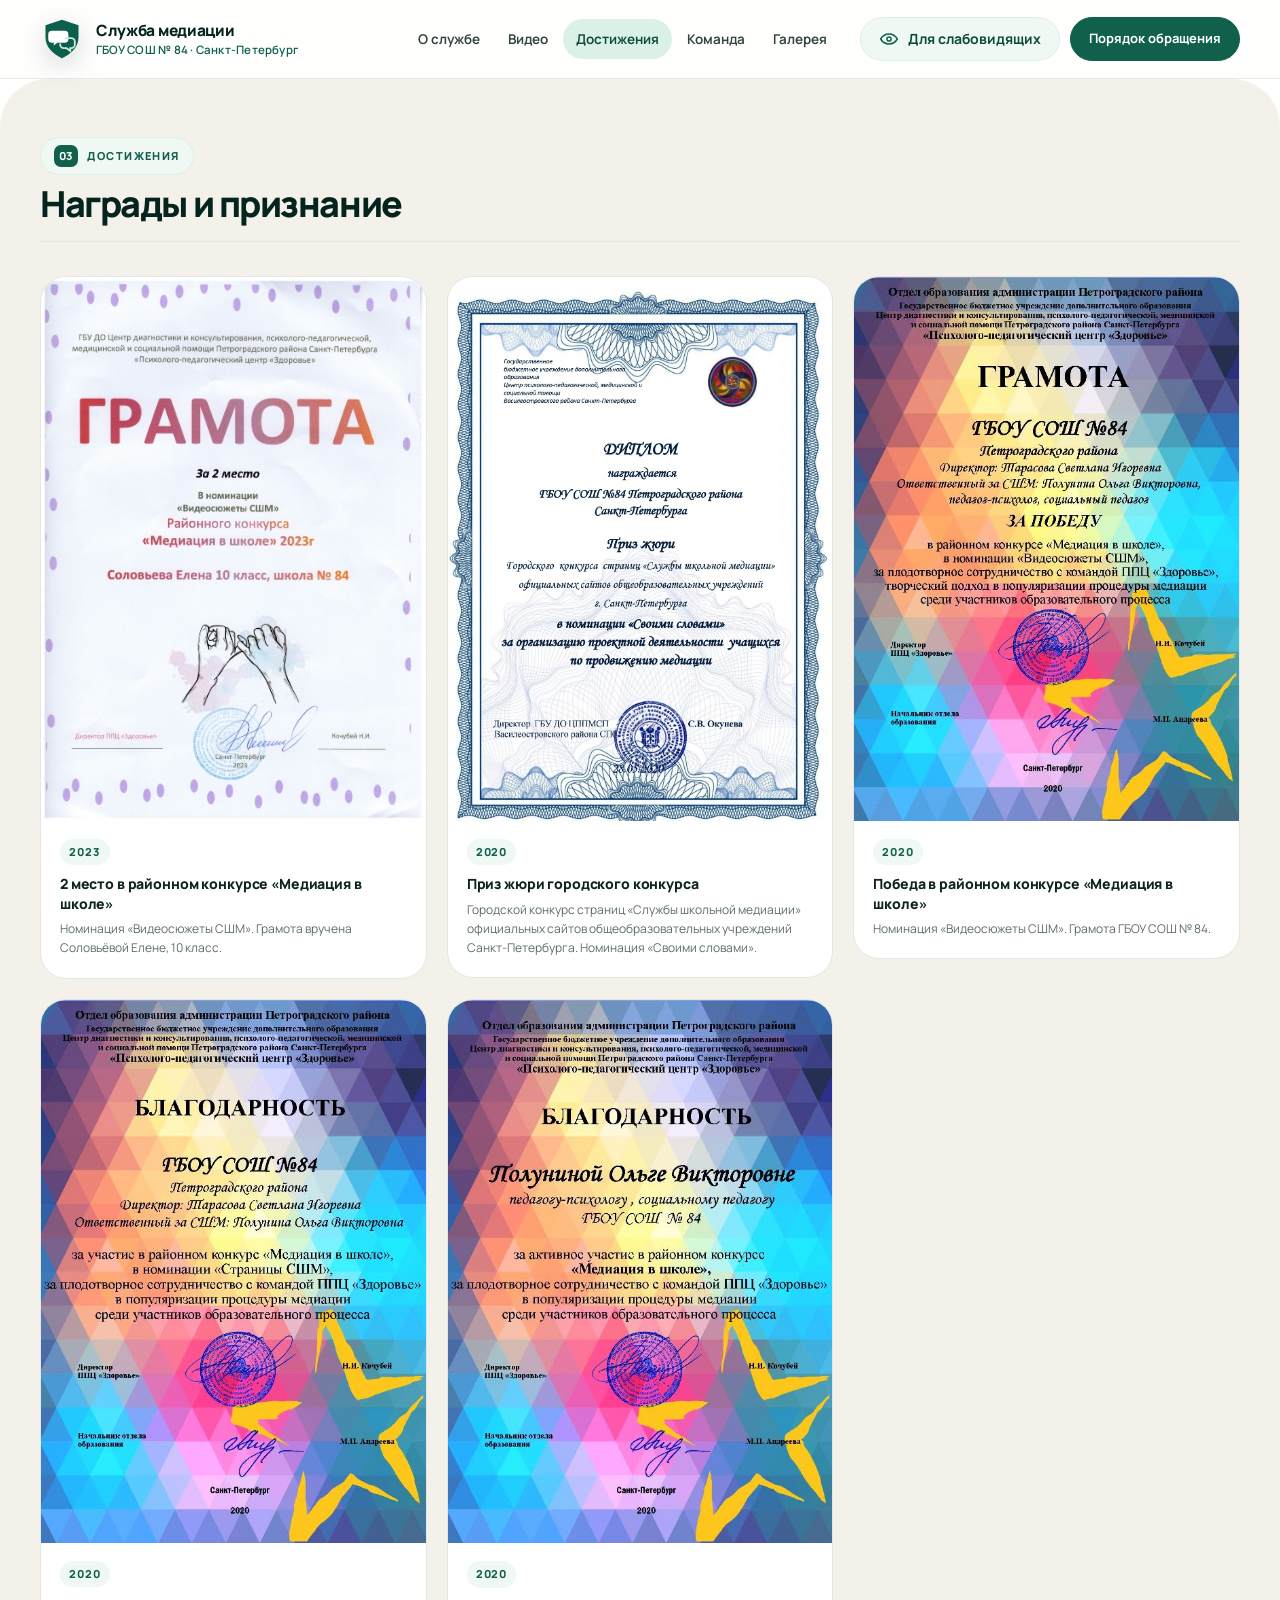
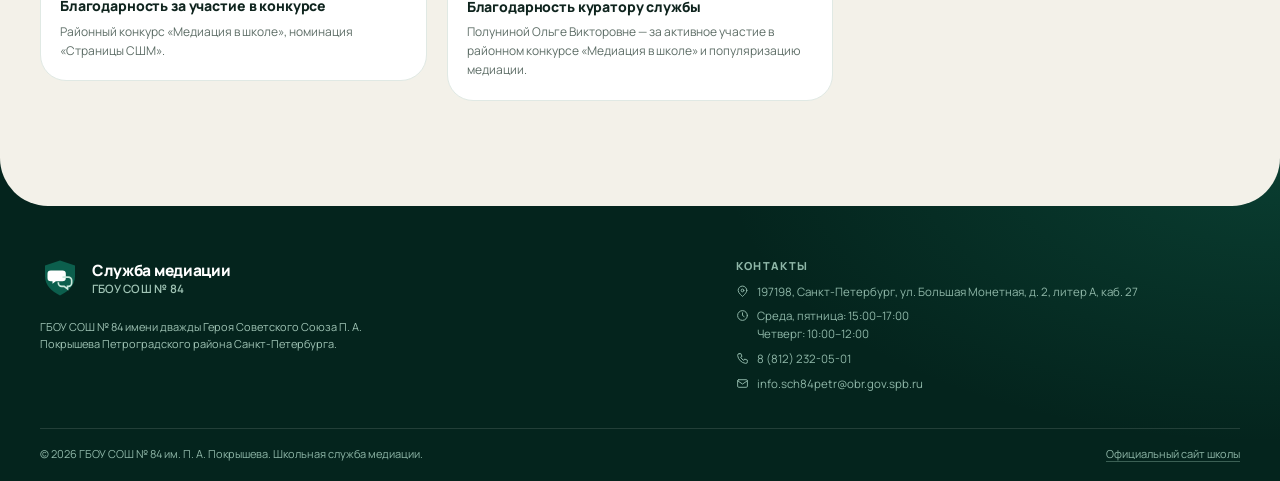
<file: achievements.html>
<!DOCTYPE html>
<html lang="ru">
<head>
  <meta charset="UTF-8" />
  <meta name="viewport" content="width=device-width, initial-scale=1.0" />
  <title>Достижения — Школьная служба медиации ГБОУ СОШ № 84</title>
  <meta name="description" content="Награды школьной службы медиации ГБОУ СОШ № 84 на районных и городских конкурсах «Медиация в школе» и конкурсе страниц служб медиации." />
  <meta name="theme-color" content="#063d32" />
  <link rel="canonical" href="https://sh84-mediation.github.io/achievements.html" />
  <meta property="og:title" content="Достижения — Школьная служба медиации ГБОУ СОШ № 84" />
  <meta property="og:description" content="Награды школьной службы медиации ГБОУ СОШ № 84 на районных и городских конкурсах «Медиация в школе» и конкурсе страниц служб медиации." />
  <meta property="og:url" content="https://sh84-mediation.github.io/achievements.html" />
  <meta property="og:type" content="website" />
  <meta property="og:image" content="https://sh84-mediation.github.io/assets/img/og-image.png" />
  <meta property="og:locale" content="ru_RU" />
  <meta name="twitter:card" content="summary_large_image" />
  <link rel="icon" href="assets/favicon.svg" type="image/svg+xml" />
  <link rel="preload" href="assets/fonts/manrope-cyrillic.woff2" as="font" type="font/woff2" crossorigin />
  <link rel="preload" href="assets/fonts/manrope-latin.woff2" as="font" type="font/woff2" crossorigin />
  <link rel="stylesheet" href="assets/css/styles.css" />
  <script src="assets/js/a11y-init.js"></script>
  <link rel="prefetch" href="index.html" as="document" />
  <link rel="prefetch" href="team.html" as="document" />
  <link rel="prefetch" href="gallery.html" as="document" />
  <link rel="prefetch" href="video.html" as="document" />
</head>
<body class="page-achievements">
  <a class="skip-link" href="#main">Перейти к содержанию</a>

  <svg xmlns="http://www.w3.org/2000/svg" style="position:absolute;width:0;height:0;overflow:hidden" aria-hidden="true">
    <symbol id="icon-arrow" viewBox="0 0 24 24"><path d="M7 17 17 7M7 7h10v10" /></symbol>
    <symbol id="icon-download" viewBox="0 0 24 24"><path d="M12 3v12M7 10l5 5 5-5M5 21h14" /></symbol>
    <symbol id="icon-doc" viewBox="0 0 24 24"><path d="M14 3H7a2 2 0 0 0-2 2v14a2 2 0 0 0 2 2h10a2 2 0 0 0 2-2V8Z" /><path d="M14 3v5h5M9 13h6M9 17h6" /></symbol>
    <symbol id="icon-pin" viewBox="0 0 24 24"><path d="M20 10c0 5-8 11-8 11S4 15 4 10a8 8 0 1 1 16 0Z" /><circle cx="12" cy="10" r="2.5" /></symbol>
    <symbol id="icon-clock" viewBox="0 0 24 24"><circle cx="12" cy="12" r="9" /><path d="M12 7v5l3 2" /></symbol>
    <symbol id="icon-mail" viewBox="0 0 24 24"><rect x="3" y="5" width="18" height="14" rx="2" /><path d="m3 7 9 6 9-6" /></symbol>
    <symbol id="icon-phone" viewBox="0 0 24 24"><path d="M6 3h3l2 5-2.5 1.5a13 13 0 0 0 6 6L16 13l5 2v3a3 3 0 0 1-3.2 3A17 17 0 0 1 3 6.2 3 3 0 0 1 6 3Z" /></symbol>
    <symbol id="icon-play" viewBox="0 0 24 24"><circle cx="12" cy="12" r="9" /><path d="m10 8 6 4-6 4Z" /></symbol>
    <symbol id="icon-check" viewBox="0 0 24 24"><path d="m5 12 4.5 4.5L19 7" /></symbol>
    <symbol id="icon-chevron" viewBox="0 0 24 24"><path d="m15 18-6-6 6-6" /></symbol>
    <symbol id="icon-close" viewBox="0 0 24 24"><path d="M6 6l12 12M18 6 6 18" /></symbol>
    <symbol id="icon-eye" viewBox="0 0 24 24"><path d="M2 12s3.6-6 10-6 10 6 10 6-3.6 6-10 6S2 12 2 12Z" /><circle cx="12" cy="12" r="2.5" /></symbol>
  </svg>

  <section class="a11y-panel" id="a11y-panel" aria-labelledby="a11y-panel-title" tabindex="-1" hidden>
    <div class="container a11y-panel__inner">
      <div class="a11y-panel__head">
        <h2 class="a11y-panel__title" id="a11y-panel-title"><svg class="icon" aria-hidden="true"><use href="#icon-eye"></use></svg>Версия для слабовидящих</h2>
        <div class="a11y-panel__head-actions">
          <button class="a11y-panel__reset" type="button" data-a11y-reset>Обычная версия</button>
          <button class="a11y-panel__close" type="button" aria-label="Закрыть настройки">Закрыть</button>
        </div>
      </div>
      <div class="a11y-panel__grid">
        <fieldset class="a11y-group">
          <legend class="a11y-group__title">Размер шрифта</legend>
          <div class="a11y-options">
            <button class="a11y-option" type="button" data-a11y-setting="font" data-a11y-value="0" aria-pressed="true" aria-label="Обычный шрифт">A</button>
            <button class="a11y-option" type="button" data-a11y-setting="font" data-a11y-value="1" aria-pressed="false" aria-label="Крупный шрифт">A+</button>
            <button class="a11y-option" type="button" data-a11y-setting="font" data-a11y-value="2" aria-pressed="false" aria-label="Очень крупный шрифт">A++</button>
          </div>
        </fieldset>
        <fieldset class="a11y-group">
          <legend class="a11y-group__title">Цветовая схема</legend>
          <div class="a11y-options">
            <button class="a11y-option" type="button" data-a11y-setting="scheme" data-a11y-value="normal" aria-pressed="true"><span class="a11y-swatch a11y-swatch--normal" aria-hidden="true"></span>Обычная</button>
            <button class="a11y-option" type="button" data-a11y-setting="scheme" data-a11y-value="contrast" aria-pressed="false"><span class="a11y-swatch a11y-swatch--contrast" aria-hidden="true"></span>Ч/б</button>
            <button class="a11y-option" type="button" data-a11y-setting="scheme" data-a11y-value="dark" aria-pressed="false"><span class="a11y-swatch a11y-swatch--dark" aria-hidden="true"></span>Тёмная</button>
            <button class="a11y-option" type="button" data-a11y-setting="scheme" data-a11y-value="yellow" aria-pressed="false"><span class="a11y-swatch a11y-swatch--yellow" aria-hidden="true"></span>Жёлтая</button>
          </div>
        </fieldset>
        <fieldset class="a11y-group">
          <legend class="a11y-group__title">Изображения</legend>
          <div class="a11y-options">
            <button class="a11y-option" type="button" data-a11y-setting="images" data-a11y-value="on" aria-pressed="true">Показывать</button>
            <button class="a11y-option" type="button" data-a11y-setting="images" data-a11y-value="gray" aria-pressed="false">Ч/б</button>
            <button class="a11y-option" type="button" data-a11y-setting="images" data-a11y-value="off" aria-pressed="false">Скрыть</button>
          </div>
        </fieldset>
        <fieldset class="a11y-group">
          <legend class="a11y-group__title">Интервал между буквами</legend>
          <div class="a11y-options">
            <button class="a11y-option" type="button" data-a11y-setting="spacing" data-a11y-value="off" aria-pressed="true">Обычный</button>
            <button class="a11y-option" type="button" data-a11y-setting="spacing" data-a11y-value="on" aria-pressed="false">Увеличенный</button>
          </div>
        </fieldset>
      </div>
    </div>
  </section>

  <header class="site-header" id="site-header">
    <div class="container header__inner">
      <a class="brand" href="index.html" aria-label="Школьная служба медиации — на главную">
        <span class="brand__mark" aria-hidden="true">
          <svg viewBox="0 0 48 48" fill="none" xmlns="http://www.w3.org/2000/svg">
            <path d="M24 3 42 9v13c0 11-8 18-18 23C14 40 6 33 6 22V9Z" fill="#0c5f4d" />
            <path d="M13 15h14a4 4 0 0 1 4 4v5a4 4 0 0 1-4 4H19l-4 3v-3h-2a4 4 0 0 1-4-4v-5a4 4 0 0 1 4-4Z" fill="#fff" />
            <path d="M27 23h7a4 4 0 0 1 4 4v3a4 4 0 0 1-4 4h-1v3l-4-3h-3a4 4 0 0 1-4-4v-1" stroke="#c9e8dc" stroke-width="2" />
          </svg>
        </span>
        <span class="brand__text">
          <span class="brand__name">Служба медиации</span>
          <span class="brand__caption">ГБОУ СОШ № 84 · <span class="brand__city" title="Город, где учатся слушать">Санкт-Петербург</span></span>
        </span>
      </a>

      <nav class="nav" aria-label="Основная навигация">
        <a class="nav__link" href="index.html#about">О службе</a>
        <a class="nav__link" href="video.html">Видео</a>
        <a class="nav__link is-active" href="achievements.html" aria-current="page">Достижения</a>
        <a class="nav__link" href="team.html">Команда</a>
        <a class="nav__link" href="gallery.html">Галерея</a>
      </nav>

      <div class="header__actions">
        <button class="a11y-toggle" type="button" aria-expanded="false" aria-controls="a11y-panel" aria-label="Версия для слабовидящих" title="Версия для слабовидящих">
          <svg class="icon" aria-hidden="true"><use href="#icon-eye"></use></svg>
          <span class="a11y-toggle__label" aria-hidden="true">Для слабовидящих</span>
        </button>
        <a class="button button--small" href="index.html#procedure">Порядок обращения</a>
        <button class="menu-toggle" type="button" aria-label="Открыть меню" aria-expanded="false" aria-controls="mobile-menu">
          <span></span><span></span><span></span>
        </button>
      </div>
    </div>
  </header>

  <div class="mobile-menu" id="mobile-menu" aria-hidden="true" inert>
    <nav class="mobile-menu__nav" aria-label="Мобильная навигация">
      <a href="index.html#about"><span>01</span>О службе<svg class="icon" aria-hidden="true"><use href="#icon-arrow"></use></svg></a>
      <a href="video.html"><span>02</span>Видеоматериалы<svg class="icon" aria-hidden="true"><use href="#icon-arrow"></use></svg></a>
      <a href="achievements.html" aria-current="page"><span>03</span>Достижения<svg class="icon" aria-hidden="true"><use href="#icon-arrow"></use></svg></a>
      <a href="team.html"><span>04</span>Команда<svg class="icon" aria-hidden="true"><use href="#icon-arrow"></use></svg></a>
      <a href="gallery.html"><span>05</span>Галерея<svg class="icon" aria-hidden="true"><use href="#icon-arrow"></use></svg></a>
    </nav>
    <div class="mobile-menu__footer">
      <p>Санкт-Петербург, ул. Большая Монетная, д. 2, литер А, каб. 27</p>
      <a href="tel:+78122320501">8 (812) 232-05-01</a>
    </div>
  </div>

  <main id="main">
    <section class="section achievements" aria-labelledby="achievements-title">
      <div class="container">
        <div class="section-head">
          <div>
            <p class="eyebrow"><span class="eyebrow__num">03</span>Достижения</p>
            <h1 id="achievements-title">Награды и признание</h1>
          </div>
        </div>

        <div class="awards">
          <figure class="award">
            <button class="award__media" type="button" data-lightbox data-full="assets/img/award-2023-video.jpg" data-caption="2023 · Грамота за 2 место в районном конкурсе «Медиация в школе». Номинация «Видеосюжеты СШМ». Соловьёва Елена, 10 класс." aria-label="Увеличить грамоту за 2023 год">
              <img src="assets/img/award-2023-video.jpg" alt="Грамота за 2 место в районном конкурсе «Медиация в школе», 2023 год" loading="lazy" decoding="async" />
            </button>
            <figcaption>
              <span class="award__year">2023</span>
              <h2>2 место в районном конкурсе «Медиация в школе»</h2>
              <p>Номинация «Видеосюжеты СШМ». Грамота вручена Соловьёвой Елене, 10 класс.</p>
            </figcaption>
          </figure>

          <figure class="award">
            <button class="award__media" type="button" data-lightbox data-full="assets/img/award-2020-jury.jpg" data-caption="2020 · Диплом. Приз жюри городского конкурса страниц «Службы школьной медиации» официальных сайтов общеобразовательных учреждений Санкт-Петербурга. Номинация «Своими словами»." aria-label="Увеличить диплом 2020 года">
              <img src="assets/img/award-2020-jury.jpg" alt="Диплом призёра жюри городского конкурса страниц служб школьной медиации, 2020 год" loading="lazy" decoding="async" />
            </button>
            <figcaption>
              <span class="award__year">2020</span>
              <h2>Приз жюри городского конкурса</h2>
              <p>Городской конкурс страниц «Службы школьной медиации» официальных сайтов общеобразовательных учреждений Санкт-Петербурга. Номинация «Своими словами».</p>
            </figcaption>
          </figure>

          <figure class="award">
            <button class="award__media" type="button" data-lightbox data-full="assets/img/award-2020-video.jpg" data-caption="2020 · Грамота за победу в районном конкурсе «Медиация в школе». Номинация «Видеосюжеты СШМ»." aria-label="Увеличить грамоту за победу в 2020 году">
              <img src="assets/img/award-2020-video.jpg" alt="Грамота за победу в районном конкурсе «Медиация в школе», 2020 год" loading="lazy" decoding="async" />
            </button>
            <figcaption>
              <span class="award__year">2020</span>
              <h2>Победа в районном конкурсе «Медиация в школе»</h2>
              <p>Номинация «Видеосюжеты СШМ». Грамота ГБОУ СОШ № 84.</p>
            </figcaption>
          </figure>

          <figure class="award">
            <button class="award__media" type="button" data-lightbox data-full="assets/img/award-2020-pages.jpg" data-caption="2020 · Благодарность ГБОУ СОШ № 84 за участие в районном конкурсе «Медиация в школе». Номинация «Страницы СШМ»." aria-label="Увеличить благодарность школе за 2020 год">
              <img src="assets/img/award-2020-pages.jpg" alt="Благодарность школе за участие в районном конкурсе «Медиация в школе», 2020 год" loading="lazy" decoding="async" />
            </button>
            <figcaption>
              <span class="award__year">2020</span>
              <h2>Благодарность за участие в конкурсе</h2>
              <p>Районный конкурс «Медиация в школе», номинация «Страницы СШМ».</p>
            </figcaption>
          </figure>

          <figure class="award">
            <button class="award__media" type="button" data-lightbox data-full="assets/img/award-2020-polunina.jpg" data-caption="2020 · Благодарность Полуниной Ольге Викторовне за активное участие в районном конкурсе «Медиация в школе» и популяризацию медиации." aria-label="Увеличить благодарность куратору службы">
              <img src="assets/img/award-2020-polunina.jpg" alt="Благодарность Полуниной Ольге Викторовне, 2020 год" loading="lazy" decoding="async" />
            </button>
            <figcaption>
              <span class="award__year">2020</span>
              <h2>Благодарность куратору службы</h2>
              <p>Полуниной Ольге Викторовне — за активное участие в районном конкурсе «Медиация в школе» и популяризацию медиации.</p>
            </figcaption>
          </figure>
        </div>
      </div>
    </section>
  </main>

  <footer class="site-footer">
    <div class="container">
      <div class="footer__top">
        <div class="footer__brand">
          <a class="brand brand--footer" href="index.html" aria-label="Школьная служба медиации — на главную">
            <span class="brand__mark" aria-hidden="true">
              <svg viewBox="0 0 48 48" fill="none" xmlns="http://www.w3.org/2000/svg">
                <path d="M24 3 42 9v13c0 11-8 18-18 23C14 40 6 33 6 22V9Z" fill="#0c5f4d" />
                <path d="M13 15h14a4 4 0 0 1 4 4v5a4 4 0 0 1-4 4H19l-4 3v-3h-2a4 4 0 0 1-4-4v-5a4 4 0 0 1 4-4Z" fill="#fff" />
                <path d="M27 23h7a4 4 0 0 1 4 4v3a4 4 0 0 1-4 4h-1v3l-4-3h-3a4 4 0 0 1-4-4v-1" stroke="#c9e8dc" stroke-width="2" />
              </svg>
            </span>
            <span class="brand__text">
              <span class="brand__name">Служба медиации</span>
              <span class="brand__caption">ГБОУ СОШ № 84</span>
            </span>
          </a>
          <p class="footer__school">ГБОУ СОШ № 84 имени дважды Героя Советского Союза П. А. Покрышева Петроградского района Санкт-Петербурга.</p>
        </div>

        <div class="footer__contacts">
          <h3>Контакты</h3>
          <p><svg class="icon" aria-hidden="true"><use href="#icon-pin"></use></svg>197198, Санкт-Петербург, ул. Большая Монетная, д. 2, литер А, каб. 27</p>
          <p><svg class="icon" aria-hidden="true"><use href="#icon-clock"></use></svg>Среда, пятница: 15:00–17:00<br />Четверг: 10:00–12:00</p>
          <a href="tel:+78122320501"><svg class="icon" aria-hidden="true"><use href="#icon-phone"></use></svg>8 (812) 232-05-01</a>
          <a href="mailto:info.sch84petr@obr.gov.spb.ru"><svg class="icon" aria-hidden="true"><use href="#icon-mail"></use></svg>info.sch84petr@obr.gov.spb.ru</a>
        </div>
      </div>

      <div class="footer__legal">
        <p>© 2026 ГБОУ СОШ № 84 им. П. А. Покрышева. Школьная служба медиации.</p>
        <p><a href="https://sh84.aptrg.gov.spb.ru" target="_blank" rel="noopener">Официальный сайт школы</a></p>
      </div>
    </div>
  </footer>

  <script src="assets/js/script.js" defer></script>
  <script src="assets/js/extras.js" defer></script>
  <script src="assets/js/a11y.js" defer></script>
</body>
</html>
</file>
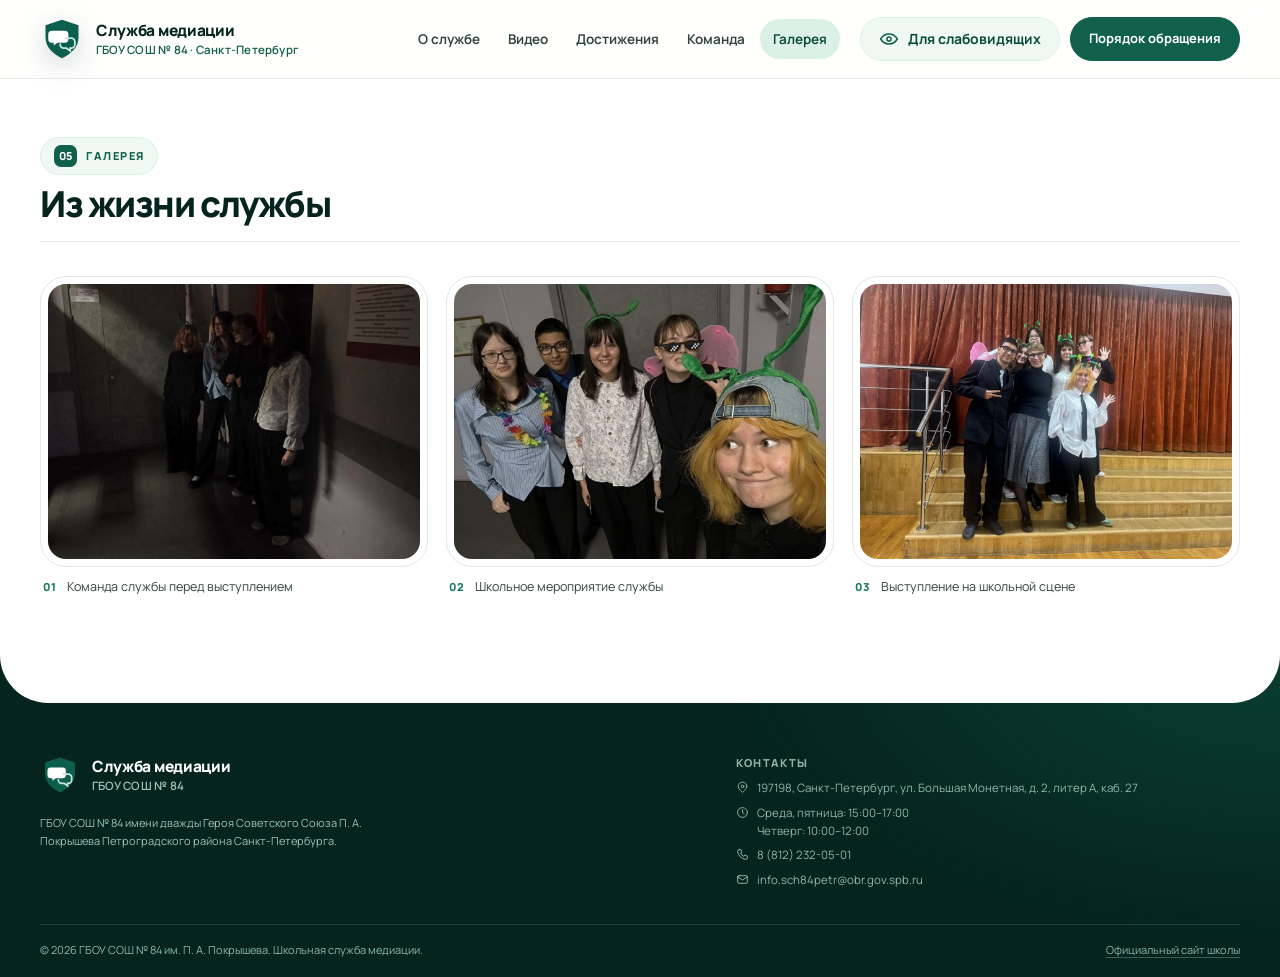
<file: gallery.html>
<!DOCTYPE html>
<html lang="ru">
<head>
  <meta charset="UTF-8" />
  <meta name="viewport" content="width=device-width, initial-scale=1.0" />
  <title>Галерея — Школьная служба медиации ГБОУ СОШ № 84</title>
  <meta name="description" content="Фотографии мероприятий и выступлений команды школьной службы медиации ГБОУ СОШ № 84." />
  <meta name="theme-color" content="#063d32" />
  <link rel="canonical" href="https://sh84-mediation.github.io/gallery.html" />
  <meta property="og:title" content="Галерея — Школьная служба медиации ГБОУ СОШ № 84" />
  <meta property="og:description" content="Фотографии мероприятий и выступлений команды школьной службы медиации ГБОУ СОШ № 84." />
  <meta property="og:url" content="https://sh84-mediation.github.io/gallery.html" />
  <meta property="og:type" content="website" />
  <meta property="og:image" content="https://sh84-mediation.github.io/assets/img/og-image.png" />
  <meta property="og:locale" content="ru_RU" />
  <meta name="twitter:card" content="summary_large_image" />
  <link rel="icon" href="assets/favicon.svg" type="image/svg+xml" />
  <link rel="preload" href="assets/fonts/manrope-cyrillic.woff2" as="font" type="font/woff2" crossorigin />
  <link rel="preload" href="assets/fonts/manrope-latin.woff2" as="font" type="font/woff2" crossorigin />
  <link rel="stylesheet" href="assets/css/styles.css" />
  <script src="assets/js/a11y-init.js"></script>
  <link rel="prefetch" href="index.html" as="document" />
  <link rel="prefetch" href="team.html" as="document" />
  <link rel="prefetch" href="achievements.html" as="document" />
  <link rel="prefetch" href="video.html" as="document" />
</head>
<body class="page-gallery">
  <a class="skip-link" href="#main">Перейти к содержанию</a>

  <svg xmlns="http://www.w3.org/2000/svg" style="position:absolute;width:0;height:0;overflow:hidden" aria-hidden="true">
    <symbol id="icon-arrow" viewBox="0 0 24 24"><path d="M7 17 17 7M7 7h10v10" /></symbol>
    <symbol id="icon-download" viewBox="0 0 24 24"><path d="M12 3v12M7 10l5 5 5-5M5 21h14" /></symbol>
    <symbol id="icon-doc" viewBox="0 0 24 24"><path d="M14 3H7a2 2 0 0 0-2 2v14a2 2 0 0 0 2 2h10a2 2 0 0 0 2-2V8Z" /><path d="M14 3v5h5M9 13h6M9 17h6" /></symbol>
    <symbol id="icon-pin" viewBox="0 0 24 24"><path d="M20 10c0 5-8 11-8 11S4 15 4 10a8 8 0 1 1 16 0Z" /><circle cx="12" cy="10" r="2.5" /></symbol>
    <symbol id="icon-clock" viewBox="0 0 24 24"><circle cx="12" cy="12" r="9" /><path d="M12 7v5l3 2" /></symbol>
    <symbol id="icon-mail" viewBox="0 0 24 24"><rect x="3" y="5" width="18" height="14" rx="2" /><path d="m3 7 9 6 9-6" /></symbol>
    <symbol id="icon-phone" viewBox="0 0 24 24"><path d="M6 3h3l2 5-2.5 1.5a13 13 0 0 0 6 6L16 13l5 2v3a3 3 0 0 1-3.2 3A17 17 0 0 1 3 6.2 3 3 0 0 1 6 3Z" /></symbol>
    <symbol id="icon-play" viewBox="0 0 24 24"><circle cx="12" cy="12" r="9" /><path d="m10 8 6 4-6 4Z" /></symbol>
    <symbol id="icon-check" viewBox="0 0 24 24"><path d="m5 12 4.5 4.5L19 7" /></symbol>
    <symbol id="icon-chevron" viewBox="0 0 24 24"><path d="m15 18-6-6 6-6" /></symbol>
    <symbol id="icon-close" viewBox="0 0 24 24"><path d="M6 6l12 12M18 6 6 18" /></symbol>
    <symbol id="icon-eye" viewBox="0 0 24 24"><path d="M2 12s3.6-6 10-6 10 6 10 6-3.6 6-10 6S2 12 2 12Z" /><circle cx="12" cy="12" r="2.5" /></symbol>
  </svg>

  <section class="a11y-panel" id="a11y-panel" aria-labelledby="a11y-panel-title" tabindex="-1" hidden>
    <div class="container a11y-panel__inner">
      <div class="a11y-panel__head">
        <h2 class="a11y-panel__title" id="a11y-panel-title"><svg class="icon" aria-hidden="true"><use href="#icon-eye"></use></svg>Версия для слабовидящих</h2>
        <div class="a11y-panel__head-actions">
          <button class="a11y-panel__reset" type="button" data-a11y-reset>Обычная версия</button>
          <button class="a11y-panel__close" type="button" aria-label="Закрыть настройки">Закрыть</button>
        </div>
      </div>
      <div class="a11y-panel__grid">
        <fieldset class="a11y-group">
          <legend class="a11y-group__title">Размер шрифта</legend>
          <div class="a11y-options">
            <button class="a11y-option" type="button" data-a11y-setting="font" data-a11y-value="0" aria-pressed="true" aria-label="Обычный шрифт">A</button>
            <button class="a11y-option" type="button" data-a11y-setting="font" data-a11y-value="1" aria-pressed="false" aria-label="Крупный шрифт">A+</button>
            <button class="a11y-option" type="button" data-a11y-setting="font" data-a11y-value="2" aria-pressed="false" aria-label="Очень крупный шрифт">A++</button>
          </div>
        </fieldset>
        <fieldset class="a11y-group">
          <legend class="a11y-group__title">Цветовая схема</legend>
          <div class="a11y-options">
            <button class="a11y-option" type="button" data-a11y-setting="scheme" data-a11y-value="normal" aria-pressed="true"><span class="a11y-swatch a11y-swatch--normal" aria-hidden="true"></span>Обычная</button>
            <button class="a11y-option" type="button" data-a11y-setting="scheme" data-a11y-value="contrast" aria-pressed="false"><span class="a11y-swatch a11y-swatch--contrast" aria-hidden="true"></span>Ч/б</button>
            <button class="a11y-option" type="button" data-a11y-setting="scheme" data-a11y-value="dark" aria-pressed="false"><span class="a11y-swatch a11y-swatch--dark" aria-hidden="true"></span>Тёмная</button>
            <button class="a11y-option" type="button" data-a11y-setting="scheme" data-a11y-value="yellow" aria-pressed="false"><span class="a11y-swatch a11y-swatch--yellow" aria-hidden="true"></span>Жёлтая</button>
          </div>
        </fieldset>
        <fieldset class="a11y-group">
          <legend class="a11y-group__title">Изображения</legend>
          <div class="a11y-options">
            <button class="a11y-option" type="button" data-a11y-setting="images" data-a11y-value="on" aria-pressed="true">Показывать</button>
            <button class="a11y-option" type="button" data-a11y-setting="images" data-a11y-value="gray" aria-pressed="false">Ч/б</button>
            <button class="a11y-option" type="button" data-a11y-setting="images" data-a11y-value="off" aria-pressed="false">Скрыть</button>
          </div>
        </fieldset>
        <fieldset class="a11y-group">
          <legend class="a11y-group__title">Интервал между буквами</legend>
          <div class="a11y-options">
            <button class="a11y-option" type="button" data-a11y-setting="spacing" data-a11y-value="off" aria-pressed="true">Обычный</button>
            <button class="a11y-option" type="button" data-a11y-setting="spacing" data-a11y-value="on" aria-pressed="false">Увеличенный</button>
          </div>
        </fieldset>
      </div>
    </div>
  </section>

  <header class="site-header" id="site-header">
    <div class="container header__inner">
      <a class="brand" href="index.html" aria-label="Школьная служба медиации — на главную">
        <span class="brand__mark" aria-hidden="true">
          <svg viewBox="0 0 48 48" fill="none" xmlns="http://www.w3.org/2000/svg">
            <path d="M24 3 42 9v13c0 11-8 18-18 23C14 40 6 33 6 22V9Z" fill="#0c5f4d" />
            <path d="M13 15h14a4 4 0 0 1 4 4v5a4 4 0 0 1-4 4H19l-4 3v-3h-2a4 4 0 0 1-4-4v-5a4 4 0 0 1 4-4Z" fill="#fff" />
            <path d="M27 23h7a4 4 0 0 1 4 4v3a4 4 0 0 1-4 4h-1v3l-4-3h-3a4 4 0 0 1-4-4v-1" stroke="#c9e8dc" stroke-width="2" />
          </svg>
        </span>
        <span class="brand__text">
          <span class="brand__name">Служба медиации</span>
          <span class="brand__caption">ГБОУ СОШ № 84 · <span class="brand__city" title="Город, где учатся слушать">Санкт-Петербург</span></span>
        </span>
      </a>

      <nav class="nav" aria-label="Основная навигация">
        <a class="nav__link" href="index.html#about">О службе</a>
        <a class="nav__link" href="video.html">Видео</a>
        <a class="nav__link" href="achievements.html">Достижения</a>
        <a class="nav__link" href="team.html">Команда</a>
        <a class="nav__link is-active" href="gallery.html" aria-current="page">Галерея</a>
      </nav>

      <div class="header__actions">
        <button class="a11y-toggle" type="button" aria-expanded="false" aria-controls="a11y-panel" aria-label="Версия для слабовидящих" title="Версия для слабовидящих">
          <svg class="icon" aria-hidden="true"><use href="#icon-eye"></use></svg>
          <span class="a11y-toggle__label" aria-hidden="true">Для слабовидящих</span>
        </button>
        <a class="button button--small" href="index.html#procedure">Порядок обращения</a>
        <button class="menu-toggle" type="button" aria-label="Открыть меню" aria-expanded="false" aria-controls="mobile-menu">
          <span></span><span></span><span></span>
        </button>
      </div>
    </div>
  </header>

  <div class="mobile-menu" id="mobile-menu" aria-hidden="true" inert>
    <nav class="mobile-menu__nav" aria-label="Мобильная навигация">
      <a href="index.html#about"><span>01</span>О службе<svg class="icon" aria-hidden="true"><use href="#icon-arrow"></use></svg></a>
      <a href="video.html"><span>02</span>Видеоматериалы<svg class="icon" aria-hidden="true"><use href="#icon-arrow"></use></svg></a>
      <a href="achievements.html"><span>03</span>Достижения<svg class="icon" aria-hidden="true"><use href="#icon-arrow"></use></svg></a>
      <a href="team.html"><span>04</span>Команда<svg class="icon" aria-hidden="true"><use href="#icon-arrow"></use></svg></a>
      <a href="gallery.html" aria-current="page"><span>05</span>Галерея<svg class="icon" aria-hidden="true"><use href="#icon-arrow"></use></svg></a>
    </nav>
    <div class="mobile-menu__footer">
      <p>Санкт-Петербург, ул. Большая Монетная, д. 2, литер А, каб. 27</p>
      <a href="tel:+78122320501">8 (812) 232-05-01</a>
    </div>
  </div>

  <main id="main">
    <section class="section gallery" aria-labelledby="gallery-title">
      <div class="container">
        <div class="section-head">
          <div>
            <p class="eyebrow"><span class="eyebrow__num">05</span>Галерея</p>
            <h1 id="gallery-title">Из жизни службы</h1>
          </div>
        </div>

        <div class="gallery-grid">
          <figure class="gallery-item">
            <button class="gallery-item__media" type="button" data-lightbox data-full="assets/img/gallery-1.jpg" data-caption="Команда службы медиации перед выступлением" aria-label="Увеличить фотографию: команда перед выступлением">
              <img src="assets/img/gallery-1.jpg" alt="Команда службы медиации перед выступлением" loading="lazy" decoding="async" />
            </button>
            <figcaption><span>01</span>Команда службы перед выступлением</figcaption>
          </figure>
          <figure class="gallery-item">
            <button class="gallery-item__media" type="button" data-lightbox data-full="assets/img/gallery-2.jpg" data-caption="Школьное мероприятие службы медиации" aria-label="Увеличить фотографию: школьное мероприятие службы">
              <img src="assets/img/gallery-2.jpg" alt="Школьное мероприятие службы медиации" loading="lazy" decoding="async" />
            </button>
            <figcaption><span>02</span>Школьное мероприятие службы</figcaption>
          </figure>
          <figure class="gallery-item">
            <button class="gallery-item__media" type="button" data-lightbox data-full="assets/img/gallery-3.jpg" data-caption="Выступление команды на школьной сцене" aria-label="Увеличить фотографию: выступление на сцене">
              <img src="assets/img/gallery-3.jpg" alt="Выступление команды службы медиации на школьной сцене" loading="lazy" decoding="async" />
            </button>
            <figcaption><span>03</span>Выступление на школьной сцене</figcaption>
          </figure>
        </div>
      </div>
    </section>
  </main>

  <footer class="site-footer">
    <div class="container">
      <div class="footer__top">
        <div class="footer__brand">
          <a class="brand brand--footer" href="index.html" aria-label="Школьная служба медиации — на главную">
            <span class="brand__mark" aria-hidden="true">
              <svg viewBox="0 0 48 48" fill="none" xmlns="http://www.w3.org/2000/svg">
                <path d="M24 3 42 9v13c0 11-8 18-18 23C14 40 6 33 6 22V9Z" fill="#0c5f4d" />
                <path d="M13 15h14a4 4 0 0 1 4 4v5a4 4 0 0 1-4 4H19l-4 3v-3h-2a4 4 0 0 1-4-4v-5a4 4 0 0 1 4-4Z" fill="#fff" />
                <path d="M27 23h7a4 4 0 0 1 4 4v3a4 4 0 0 1-4 4h-1v3l-4-3h-3a4 4 0 0 1-4-4v-1" stroke="#c9e8dc" stroke-width="2" />
              </svg>
            </span>
            <span class="brand__text">
              <span class="brand__name">Служба медиации</span>
              <span class="brand__caption">ГБОУ СОШ № 84</span>
            </span>
          </a>
          <p class="footer__school">ГБОУ СОШ № 84 имени дважды Героя Советского Союза П. А. Покрышева Петроградского района Санкт-Петербурга.</p>
        </div>

        <div class="footer__contacts">
          <h3>Контакты</h3>
          <p><svg class="icon" aria-hidden="true"><use href="#icon-pin"></use></svg>197198, Санкт-Петербург, ул. Большая Монетная, д. 2, литер А, каб. 27</p>
          <p><svg class="icon" aria-hidden="true"><use href="#icon-clock"></use></svg>Среда, пятница: 15:00–17:00<br />Четверг: 10:00–12:00</p>
          <a href="tel:+78122320501"><svg class="icon" aria-hidden="true"><use href="#icon-phone"></use></svg>8 (812) 232-05-01</a>
          <a href="mailto:info.sch84petr@obr.gov.spb.ru"><svg class="icon" aria-hidden="true"><use href="#icon-mail"></use></svg>info.sch84petr@obr.gov.spb.ru</a>
        </div>
      </div>

      <div class="footer__legal">
        <p>© 2026 ГБОУ СОШ № 84 им. П. А. Покрышева. Школьная служба медиации.</p>
        <p><a href="https://sh84.aptrg.gov.spb.ru" target="_blank" rel="noopener">Официальный сайт школы</a></p>
      </div>
    </div>
  </footer>

  <script src="assets/js/script.js" defer></script>
  <script src="assets/js/extras.js" defer></script>
  <script src="assets/js/a11y.js" defer></script>
</body>
</html>
</file>
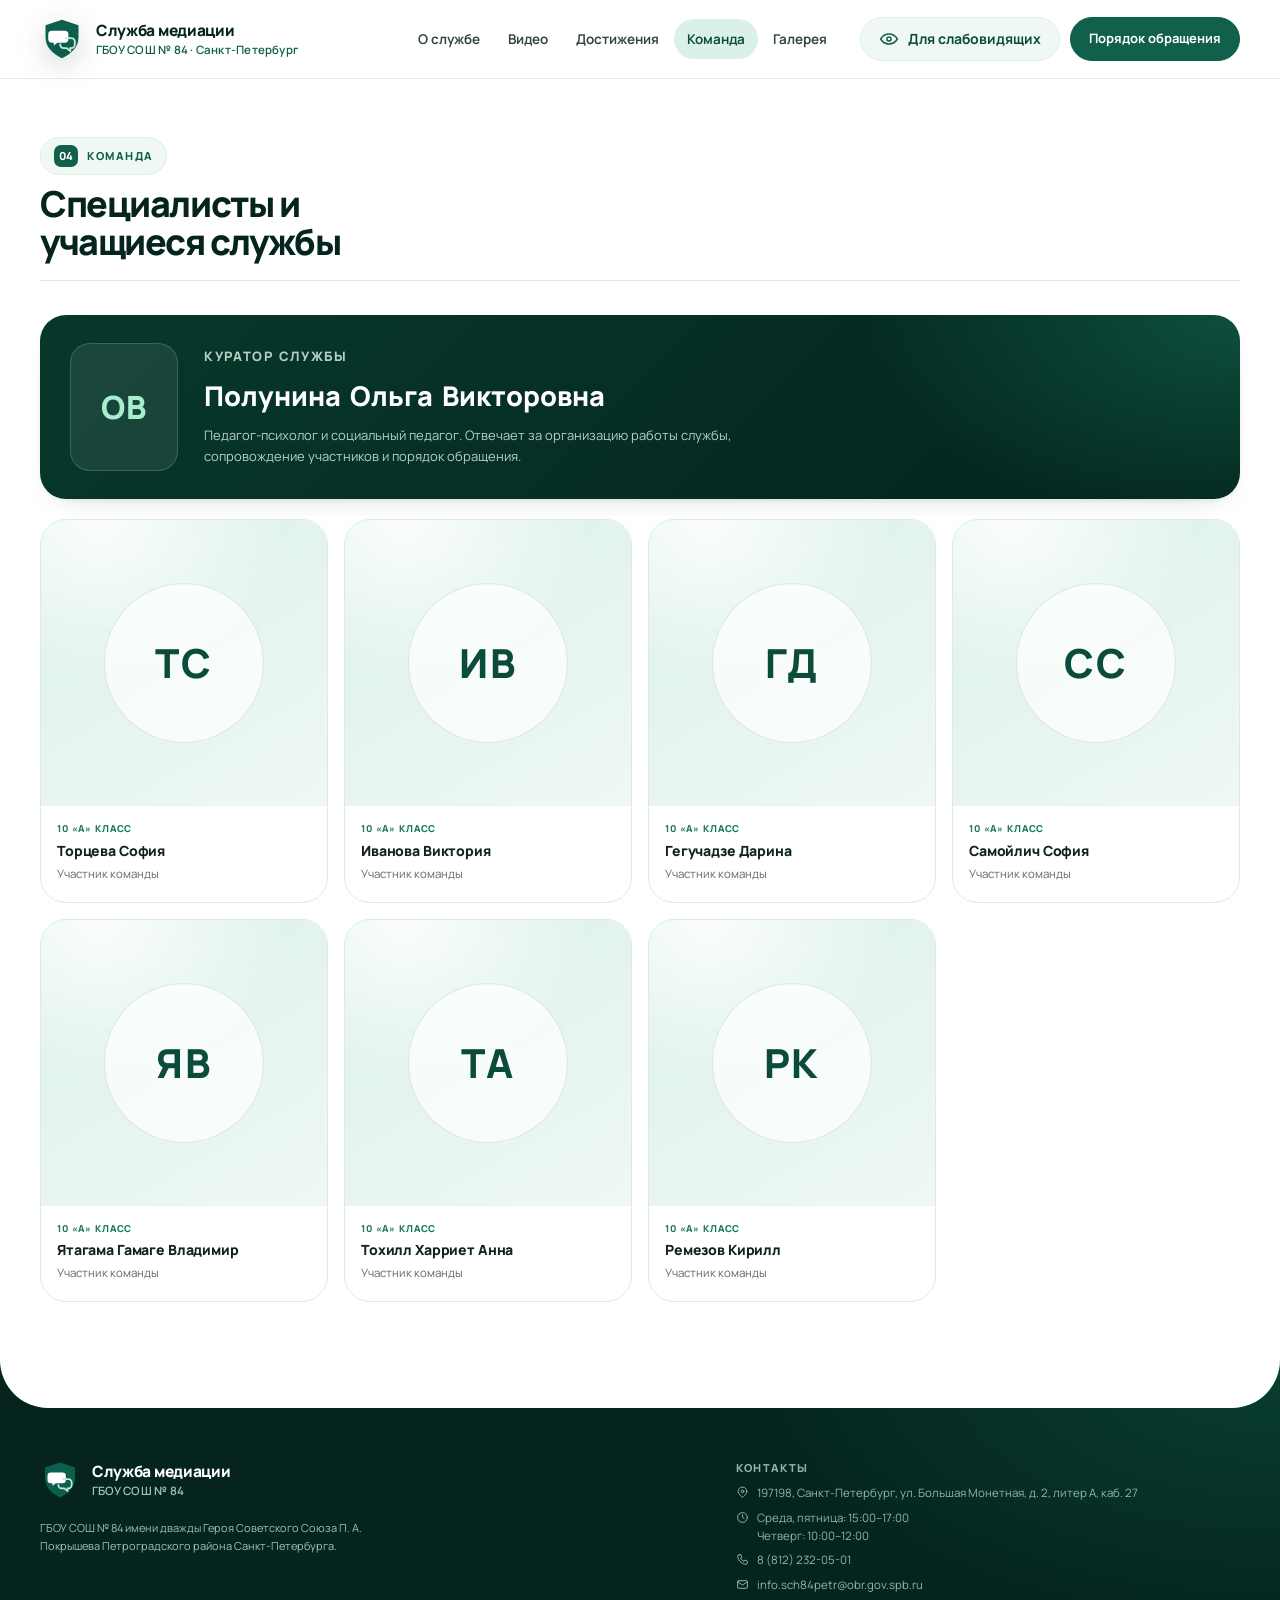
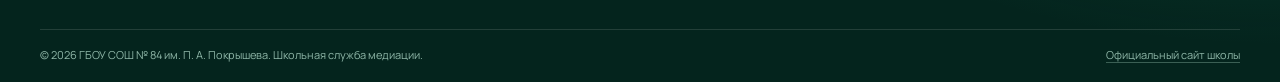
<file: team.html>
<!DOCTYPE html>
<html lang="ru">
<head>
  <meta charset="UTF-8" />
  <meta name="viewport" content="width=device-width, initial-scale=1.0" />
  <title>Команда — Школьная служба медиации ГБОУ СОШ № 84</title>
  <meta name="description" content="Куратор и участники школьной службы медиации ГБОУ СОШ № 84: учащиеся 10 «А» класса, прошедшие подготовку по программе медиации." />
  <meta name="theme-color" content="#063d32" />
  <link rel="canonical" href="https://sh84-mediation.github.io/team.html" />
  <meta property="og:title" content="Команда — Школьная служба медиации ГБОУ СОШ № 84" />
  <meta property="og:description" content="Куратор и участники школьной службы медиации ГБОУ СОШ № 84: учащиеся 10 «А» класса, прошедшие подготовку по программе медиации." />
  <meta property="og:url" content="https://sh84-mediation.github.io/team.html" />
  <meta property="og:type" content="website" />
  <meta property="og:image" content="https://sh84-mediation.github.io/assets/img/og-image.png" />
  <meta property="og:locale" content="ru_RU" />
  <meta name="twitter:card" content="summary_large_image" />
  <link rel="icon" href="assets/favicon.svg" type="image/svg+xml" />
  <link rel="preload" href="assets/fonts/manrope-cyrillic.woff2" as="font" type="font/woff2" crossorigin />
  <link rel="preload" href="assets/fonts/manrope-latin.woff2" as="font" type="font/woff2" crossorigin />
  <link rel="stylesheet" href="assets/css/styles.css" />
  <script src="assets/js/a11y-init.js"></script>
  <link rel="prefetch" href="index.html" as="document" />
  <link rel="prefetch" href="achievements.html" as="document" />
  <link rel="prefetch" href="gallery.html" as="document" />
  <link rel="prefetch" href="video.html" as="document" />
</head>
<body>
  <a class="skip-link" href="#main">Перейти к содержанию</a>

  <svg xmlns="http://www.w3.org/2000/svg" style="position:absolute;width:0;height:0;overflow:hidden" aria-hidden="true">
    <symbol id="icon-arrow" viewBox="0 0 24 24"><path d="M7 17 17 7M7 7h10v10" /></symbol>
    <symbol id="icon-download" viewBox="0 0 24 24"><path d="M12 3v12M7 10l5 5 5-5M5 21h14" /></symbol>
    <symbol id="icon-doc" viewBox="0 0 24 24"><path d="M14 3H7a2 2 0 0 0-2 2v14a2 2 0 0 0 2 2h10a2 2 0 0 0 2-2V8Z" /><path d="M14 3v5h5M9 13h6M9 17h6" /></symbol>
    <symbol id="icon-pin" viewBox="0 0 24 24"><path d="M20 10c0 5-8 11-8 11S4 15 4 10a8 8 0 1 1 16 0Z" /><circle cx="12" cy="10" r="2.5" /></symbol>
    <symbol id="icon-clock" viewBox="0 0 24 24"><circle cx="12" cy="12" r="9" /><path d="M12 7v5l3 2" /></symbol>
    <symbol id="icon-mail" viewBox="0 0 24 24"><rect x="3" y="5" width="18" height="14" rx="2" /><path d="m3 7 9 6 9-6" /></symbol>
    <symbol id="icon-phone" viewBox="0 0 24 24"><path d="M6 3h3l2 5-2.5 1.5a13 13 0 0 0 6 6L16 13l5 2v3a3 3 0 0 1-3.2 3A17 17 0 0 1 3 6.2 3 3 0 0 1 6 3Z" /></symbol>
    <symbol id="icon-play" viewBox="0 0 24 24"><circle cx="12" cy="12" r="9" /><path d="m10 8 6 4-6 4Z" /></symbol>
    <symbol id="icon-check" viewBox="0 0 24 24"><path d="m5 12 4.5 4.5L19 7" /></symbol>
    <symbol id="icon-chevron" viewBox="0 0 24 24"><path d="m15 18-6-6 6-6" /></symbol>
    <symbol id="icon-close" viewBox="0 0 24 24"><path d="M6 6l12 12M18 6 6 18" /></symbol>
    <symbol id="icon-eye" viewBox="0 0 24 24"><path d="M2 12s3.6-6 10-6 10 6 10 6-3.6 6-10 6S2 12 2 12Z" /><circle cx="12" cy="12" r="2.5" /></symbol>
  </svg>

  <section class="a11y-panel" id="a11y-panel" aria-labelledby="a11y-panel-title" tabindex="-1" hidden>
    <div class="container a11y-panel__inner">
      <div class="a11y-panel__head">
        <h2 class="a11y-panel__title" id="a11y-panel-title"><svg class="icon" aria-hidden="true"><use href="#icon-eye"></use></svg>Версия для слабовидящих</h2>
        <div class="a11y-panel__head-actions">
          <button class="a11y-panel__reset" type="button" data-a11y-reset>Обычная версия</button>
          <button class="a11y-panel__close" type="button" aria-label="Закрыть настройки">Закрыть</button>
        </div>
      </div>
      <div class="a11y-panel__grid">
        <fieldset class="a11y-group">
          <legend class="a11y-group__title">Размер шрифта</legend>
          <div class="a11y-options">
            <button class="a11y-option" type="button" data-a11y-setting="font" data-a11y-value="0" aria-pressed="true" aria-label="Обычный шрифт">A</button>
            <button class="a11y-option" type="button" data-a11y-setting="font" data-a11y-value="1" aria-pressed="false" aria-label="Крупный шрифт">A+</button>
            <button class="a11y-option" type="button" data-a11y-setting="font" data-a11y-value="2" aria-pressed="false" aria-label="Очень крупный шрифт">A++</button>
          </div>
        </fieldset>
        <fieldset class="a11y-group">
          <legend class="a11y-group__title">Цветовая схема</legend>
          <div class="a11y-options">
            <button class="a11y-option" type="button" data-a11y-setting="scheme" data-a11y-value="normal" aria-pressed="true"><span class="a11y-swatch a11y-swatch--normal" aria-hidden="true"></span>Обычная</button>
            <button class="a11y-option" type="button" data-a11y-setting="scheme" data-a11y-value="contrast" aria-pressed="false"><span class="a11y-swatch a11y-swatch--contrast" aria-hidden="true"></span>Ч/б</button>
            <button class="a11y-option" type="button" data-a11y-setting="scheme" data-a11y-value="dark" aria-pressed="false"><span class="a11y-swatch a11y-swatch--dark" aria-hidden="true"></span>Тёмная</button>
            <button class="a11y-option" type="button" data-a11y-setting="scheme" data-a11y-value="yellow" aria-pressed="false"><span class="a11y-swatch a11y-swatch--yellow" aria-hidden="true"></span>Жёлтая</button>
          </div>
        </fieldset>
        <fieldset class="a11y-group">
          <legend class="a11y-group__title">Изображения</legend>
          <div class="a11y-options">
            <button class="a11y-option" type="button" data-a11y-setting="images" data-a11y-value="on" aria-pressed="true">Показывать</button>
            <button class="a11y-option" type="button" data-a11y-setting="images" data-a11y-value="gray" aria-pressed="false">Ч/б</button>
            <button class="a11y-option" type="button" data-a11y-setting="images" data-a11y-value="off" aria-pressed="false">Скрыть</button>
          </div>
        </fieldset>
        <fieldset class="a11y-group">
          <legend class="a11y-group__title">Интервал между буквами</legend>
          <div class="a11y-options">
            <button class="a11y-option" type="button" data-a11y-setting="spacing" data-a11y-value="off" aria-pressed="true">Обычный</button>
            <button class="a11y-option" type="button" data-a11y-setting="spacing" data-a11y-value="on" aria-pressed="false">Увеличенный</button>
          </div>
        </fieldset>
      </div>
    </div>
  </section>

  <header class="site-header" id="site-header">
    <div class="container header__inner">
      <a class="brand" href="index.html" aria-label="Школьная служба медиации — на главную">
        <span class="brand__mark" aria-hidden="true">
          <svg viewBox="0 0 48 48" fill="none" xmlns="http://www.w3.org/2000/svg">
            <path d="M24 3 42 9v13c0 11-8 18-18 23C14 40 6 33 6 22V9Z" fill="#0c5f4d" />
            <path d="M13 15h14a4 4 0 0 1 4 4v5a4 4 0 0 1-4 4H19l-4 3v-3h-2a4 4 0 0 1-4-4v-5a4 4 0 0 1 4-4Z" fill="#fff" />
            <path d="M27 23h7a4 4 0 0 1 4 4v3a4 4 0 0 1-4 4h-1v3l-4-3h-3a4 4 0 0 1-4-4v-1" stroke="#c9e8dc" stroke-width="2" />
          </svg>
        </span>
        <span class="brand__text">
          <span class="brand__name">Служба медиации</span>
          <span class="brand__caption">ГБОУ СОШ № 84 · <span class="brand__city" title="Город, где учатся слушать">Санкт-Петербург</span></span>
        </span>
      </a>

      <nav class="nav" aria-label="Основная навигация">
        <a class="nav__link" href="index.html#about">О службе</a>
        <a class="nav__link" href="video.html">Видео</a>
        <a class="nav__link" href="achievements.html">Достижения</a>
        <a class="nav__link is-active" href="team.html" aria-current="page">Команда</a>
        <a class="nav__link" href="gallery.html">Галерея</a>
      </nav>

      <div class="header__actions">
        <button class="a11y-toggle" type="button" aria-expanded="false" aria-controls="a11y-panel" aria-label="Версия для слабовидящих" title="Версия для слабовидящих">
          <svg class="icon" aria-hidden="true"><use href="#icon-eye"></use></svg>
          <span class="a11y-toggle__label" aria-hidden="true">Для слабовидящих</span>
        </button>
        <a class="button button--small" href="index.html#procedure">Порядок обращения</a>
        <button class="menu-toggle" type="button" aria-label="Открыть меню" aria-expanded="false" aria-controls="mobile-menu">
          <span></span><span></span><span></span>
        </button>
      </div>
    </div>
  </header>

  <div class="mobile-menu" id="mobile-menu" aria-hidden="true" inert>
    <nav class="mobile-menu__nav" aria-label="Мобильная навигация">
      <a href="index.html#about"><span>01</span>О службе<svg class="icon" aria-hidden="true"><use href="#icon-arrow"></use></svg></a>
      <a href="video.html"><span>02</span>Видеоматериалы<svg class="icon" aria-hidden="true"><use href="#icon-arrow"></use></svg></a>
      <a href="achievements.html"><span>03</span>Достижения<svg class="icon" aria-hidden="true"><use href="#icon-arrow"></use></svg></a>
      <a href="team.html" aria-current="page"><span>04</span>Команда<svg class="icon" aria-hidden="true"><use href="#icon-arrow"></use></svg></a>
      <a href="gallery.html"><span>05</span>Галерея<svg class="icon" aria-hidden="true"><use href="#icon-arrow"></use></svg></a>
    </nav>
    <div class="mobile-menu__footer">
      <p>Санкт-Петербург, ул. Большая Монетная, д. 2, литер А, каб. 27</p>
      <a href="tel:+78122320501">8 (812) 232-05-01</a>
    </div>
  </div>

  <main id="main">
    <section class="section team" aria-labelledby="team-title">
      <div class="container">
        <div class="section-head">
          <div>
            <p class="eyebrow"><span class="eyebrow__num">04</span>Команда</p>
            <h1 id="team-title">Специалисты и учащиеся службы</h1>
          </div>
        </div>

        <article class="curator">
          <div class="curator__portrait" aria-hidden="true">ОВ</div>
          <div class="curator__body">
            <p class="curator__role">Куратор службы</p>
            <h2>Полунина Ольга Викторовна</h2>
            <p>Педагог-психолог и социальный педагог. Отвечает за организацию работы службы, сопровождение участников и порядок обращения.</p>
          </div>
        </article>

        <div class="team-grid">
          <article class="member">
            <div class="member__photo member__photo--initials" aria-hidden="true">ТС</div>
            <div class="member__body"><span class="member__class">10 «А» класс</span><h2>Торцева София</h2><p>Участник команды</p></div>
          </article>
          <article class="member">
            <div class="member__photo member__photo--initials" aria-hidden="true">ИВ</div>
            <div class="member__body"><span class="member__class">10 «А» класс</span><h2>Иванова Виктория</h2><p>Участник команды</p></div>
          </article>
          <article class="member">
            <div class="member__photo member__photo--initials" aria-hidden="true">ГД</div>
            <div class="member__body"><span class="member__class">10 «А» класс</span><h2>Гегучадзе Дарина</h2><p>Участник команды</p></div>
          </article>
          <article class="member">
            <div class="member__photo member__photo--initials" aria-hidden="true">СС</div>
            <div class="member__body"><span class="member__class">10 «А» класс</span><h2>Самойлич София</h2><p>Участник команды</p></div>
          </article>
          <article class="member">
            <div class="member__photo member__photo--initials" aria-hidden="true">ЯВ</div>
            <div class="member__body"><span class="member__class">10 «А» класс</span><h2>Ятагама Гамаге Владимир</h2><p>Участник команды</p></div>
          </article>
          <article class="member">
            <div class="member__photo member__photo--initials" aria-hidden="true">ТА</div>
            <div class="member__body"><span class="member__class">10 «А» класс</span><h2>Тохилл Харриет Анна</h2><p>Участник команды</p></div>
          </article>
          <article class="member">
            <div class="member__photo member__photo--initials" aria-hidden="true">РК</div>
            <div class="member__body"><span class="member__class">10 «А» класс</span><h2>Ремезов Кирилл</h2><p>Участник команды</p></div>
          </article>
        </div>
      </div>
    </section>
  </main>

  <footer class="site-footer">
    <div class="container">
      <div class="footer__top">
        <div class="footer__brand">
          <a class="brand brand--footer" href="index.html" aria-label="Школьная служба медиации — на главную">
            <span class="brand__mark" aria-hidden="true">
              <svg viewBox="0 0 48 48" fill="none" xmlns="http://www.w3.org/2000/svg">
                <path d="M24 3 42 9v13c0 11-8 18-18 23C14 40 6 33 6 22V9Z" fill="#0c5f4d" />
                <path d="M13 15h14a4 4 0 0 1 4 4v5a4 4 0 0 1-4 4H19l-4 3v-3h-2a4 4 0 0 1-4-4v-5a4 4 0 0 1 4-4Z" fill="#fff" />
                <path d="M27 23h7a4 4 0 0 1 4 4v3a4 4 0 0 1-4 4h-1v3l-4-3h-3a4 4 0 0 1-4-4v-1" stroke="#c9e8dc" stroke-width="2" />
              </svg>
            </span>
            <span class="brand__text">
              <span class="brand__name">Служба медиации</span>
              <span class="brand__caption">ГБОУ СОШ № 84</span>
            </span>
          </a>
          <p class="footer__school">ГБОУ СОШ № 84 имени дважды Героя Советского Союза П. А. Покрышева Петроградского района Санкт-Петербурга.</p>
        </div>

        <div class="footer__contacts">
          <h3>Контакты</h3>
          <p><svg class="icon" aria-hidden="true"><use href="#icon-pin"></use></svg>197198, Санкт-Петербург, ул. Большая Монетная, д. 2, литер А, каб. 27</p>
          <p><svg class="icon" aria-hidden="true"><use href="#icon-clock"></use></svg>Среда, пятница: 15:00–17:00<br />Четверг: 10:00–12:00</p>
          <a href="tel:+78122320501"><svg class="icon" aria-hidden="true"><use href="#icon-phone"></use></svg>8 (812) 232-05-01</a>
          <a href="mailto:info.sch84petr@obr.gov.spb.ru"><svg class="icon" aria-hidden="true"><use href="#icon-mail"></use></svg>info.sch84petr@obr.gov.spb.ru</a>
        </div>
      </div>

      <div class="footer__legal">
        <p>© 2026 ГБОУ СОШ № 84 им. П. А. Покрышева. Школьная служба медиации.</p>
        <p><a href="https://sh84.aptrg.gov.spb.ru" target="_blank" rel="noopener">Официальный сайт школы</a></p>
      </div>
    </div>
  </footer>

  <script src="assets/js/script.js" defer></script>
  <script src="assets/js/extras.js" defer></script>
  <script src="assets/js/a11y.js" defer></script>
</body>
</html>
</file>
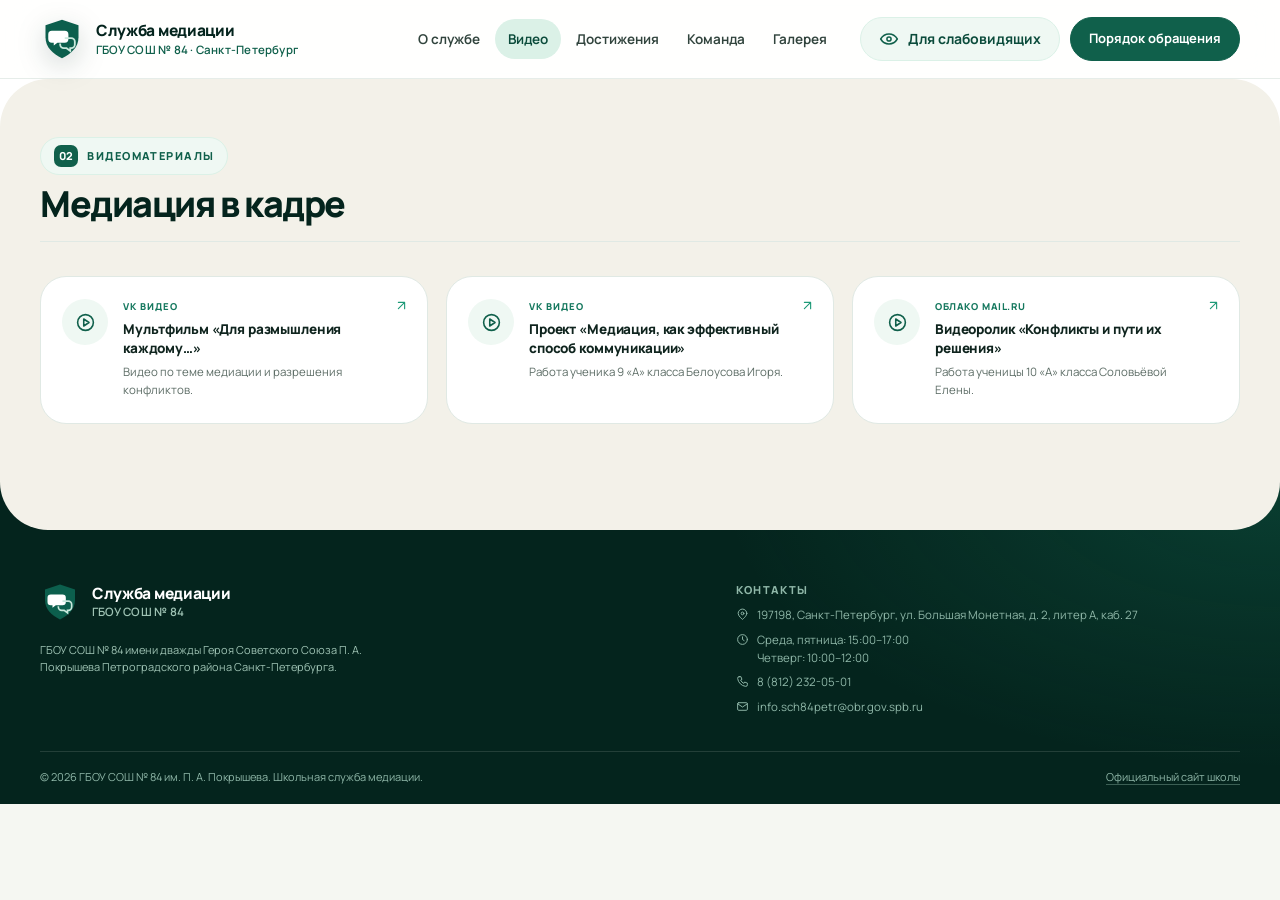
<file: video.html>
<!DOCTYPE html>
<html lang="ru">
<head>
  <meta charset="UTF-8" />
  <meta name="viewport" content="width=device-width, initial-scale=1.0" />
  <title>Видеоматериалы — Школьная служба медиации ГБОУ СОШ № 84</title>
  <meta name="description" content="Работы учащихся ГБОУ СОШ № 84 о медиации и разрешении конфликтов, мультфильм «Для размышления каждому…»." />
  <meta name="theme-color" content="#063d32" />
  <link rel="canonical" href="https://sh84-mediation.github.io/video.html" />
  <meta property="og:title" content="Видеоматериалы — Школьная служба медиации ГБОУ СОШ № 84" />
  <meta property="og:description" content="Работы учащихся ГБОУ СОШ № 84 о медиации и разрешении конфликтов, мультфильм «Для размышления каждому…»." />
  <meta property="og:url" content="https://sh84-mediation.github.io/video.html" />
  <meta property="og:type" content="website" />
  <meta property="og:image" content="https://sh84-mediation.github.io/assets/img/og-image.png" />
  <meta property="og:locale" content="ru_RU" />
  <meta name="twitter:card" content="summary_large_image" />
  <link rel="icon" href="assets/favicon.svg" type="image/svg+xml" />
  <link rel="preload" href="assets/fonts/manrope-cyrillic.woff2" as="font" type="font/woff2" crossorigin />
  <link rel="preload" href="assets/fonts/manrope-latin.woff2" as="font" type="font/woff2" crossorigin />
  <link rel="stylesheet" href="assets/css/styles.css" />
  <script src="assets/js/a11y-init.js"></script>
  <link rel="prefetch" href="index.html" as="document" />
  <link rel="prefetch" href="team.html" as="document" />
  <link rel="prefetch" href="achievements.html" as="document" />
  <link rel="prefetch" href="gallery.html" as="document" />
</head>
<body>
  <a class="skip-link" href="#main">Перейти к содержанию</a>

  <svg xmlns="http://www.w3.org/2000/svg" style="position:absolute;width:0;height:0;overflow:hidden" aria-hidden="true">
    <symbol id="icon-arrow" viewBox="0 0 24 24"><path d="M7 17 17 7M7 7h10v10" /></symbol>
    <symbol id="icon-download" viewBox="0 0 24 24"><path d="M12 3v12M7 10l5 5 5-5M5 21h14" /></symbol>
    <symbol id="icon-doc" viewBox="0 0 24 24"><path d="M14 3H7a2 2 0 0 0-2 2v14a2 2 0 0 0 2 2h10a2 2 0 0 0 2-2V8Z" /><path d="M14 3v5h5M9 13h6M9 17h6" /></symbol>
    <symbol id="icon-pin" viewBox="0 0 24 24"><path d="M20 10c0 5-8 11-8 11S4 15 4 10a8 8 0 1 1 16 0Z" /><circle cx="12" cy="10" r="2.5" /></symbol>
    <symbol id="icon-clock" viewBox="0 0 24 24"><circle cx="12" cy="12" r="9" /><path d="M12 7v5l3 2" /></symbol>
    <symbol id="icon-mail" viewBox="0 0 24 24"><rect x="3" y="5" width="18" height="14" rx="2" /><path d="m3 7 9 6 9-6" /></symbol>
    <symbol id="icon-phone" viewBox="0 0 24 24"><path d="M6 3h3l2 5-2.5 1.5a13 13 0 0 0 6 6L16 13l5 2v3a3 3 0 0 1-3.2 3A17 17 0 0 1 3 6.2 3 3 0 0 1 6 3Z" /></symbol>
    <symbol id="icon-play" viewBox="0 0 24 24"><circle cx="12" cy="12" r="9" /><path d="m10 8 6 4-6 4Z" /></symbol>
    <symbol id="icon-check" viewBox="0 0 24 24"><path d="m5 12 4.5 4.5L19 7" /></symbol>
    <symbol id="icon-chevron" viewBox="0 0 24 24"><path d="m15 18-6-6 6-6" /></symbol>
    <symbol id="icon-close" viewBox="0 0 24 24"><path d="M6 6l12 12M18 6 6 18" /></symbol>
    <symbol id="icon-eye" viewBox="0 0 24 24"><path d="M2 12s3.6-6 10-6 10 6 10 6-3.6 6-10 6S2 12 2 12Z" /><circle cx="12" cy="12" r="2.5" /></symbol>
  </svg>

  <section class="a11y-panel" id="a11y-panel" aria-labelledby="a11y-panel-title" tabindex="-1" hidden>
    <div class="container a11y-panel__inner">
      <div class="a11y-panel__head">
        <h2 class="a11y-panel__title" id="a11y-panel-title"><svg class="icon" aria-hidden="true"><use href="#icon-eye"></use></svg>Версия для слабовидящих</h2>
        <div class="a11y-panel__head-actions">
          <button class="a11y-panel__reset" type="button" data-a11y-reset>Обычная версия</button>
          <button class="a11y-panel__close" type="button" aria-label="Закрыть настройки">Закрыть</button>
        </div>
      </div>
      <div class="a11y-panel__grid">
        <fieldset class="a11y-group">
          <legend class="a11y-group__title">Размер шрифта</legend>
          <div class="a11y-options">
            <button class="a11y-option" type="button" data-a11y-setting="font" data-a11y-value="0" aria-pressed="true" aria-label="Обычный шрифт">A</button>
            <button class="a11y-option" type="button" data-a11y-setting="font" data-a11y-value="1" aria-pressed="false" aria-label="Крупный шрифт">A+</button>
            <button class="a11y-option" type="button" data-a11y-setting="font" data-a11y-value="2" aria-pressed="false" aria-label="Очень крупный шрифт">A++</button>
          </div>
        </fieldset>
        <fieldset class="a11y-group">
          <legend class="a11y-group__title">Цветовая схема</legend>
          <div class="a11y-options">
            <button class="a11y-option" type="button" data-a11y-setting="scheme" data-a11y-value="normal" aria-pressed="true"><span class="a11y-swatch a11y-swatch--normal" aria-hidden="true"></span>Обычная</button>
            <button class="a11y-option" type="button" data-a11y-setting="scheme" data-a11y-value="contrast" aria-pressed="false"><span class="a11y-swatch a11y-swatch--contrast" aria-hidden="true"></span>Ч/б</button>
            <button class="a11y-option" type="button" data-a11y-setting="scheme" data-a11y-value="dark" aria-pressed="false"><span class="a11y-swatch a11y-swatch--dark" aria-hidden="true"></span>Тёмная</button>
            <button class="a11y-option" type="button" data-a11y-setting="scheme" data-a11y-value="yellow" aria-pressed="false"><span class="a11y-swatch a11y-swatch--yellow" aria-hidden="true"></span>Жёлтая</button>
          </div>
        </fieldset>
        <fieldset class="a11y-group">
          <legend class="a11y-group__title">Изображения</legend>
          <div class="a11y-options">
            <button class="a11y-option" type="button" data-a11y-setting="images" data-a11y-value="on" aria-pressed="true">Показывать</button>
            <button class="a11y-option" type="button" data-a11y-setting="images" data-a11y-value="gray" aria-pressed="false">Ч/б</button>
            <button class="a11y-option" type="button" data-a11y-setting="images" data-a11y-value="off" aria-pressed="false">Скрыть</button>
          </div>
        </fieldset>
        <fieldset class="a11y-group">
          <legend class="a11y-group__title">Интервал между буквами</legend>
          <div class="a11y-options">
            <button class="a11y-option" type="button" data-a11y-setting="spacing" data-a11y-value="off" aria-pressed="true">Обычный</button>
            <button class="a11y-option" type="button" data-a11y-setting="spacing" data-a11y-value="on" aria-pressed="false">Увеличенный</button>
          </div>
        </fieldset>
      </div>
    </div>
  </section>

  <header class="site-header" id="site-header">
    <div class="container header__inner">
      <a class="brand" href="index.html" aria-label="Школьная служба медиации — на главную">
        <span class="brand__mark" aria-hidden="true">
          <svg viewBox="0 0 48 48" fill="none" xmlns="http://www.w3.org/2000/svg">
            <path d="M24 3 42 9v13c0 11-8 18-18 23C14 40 6 33 6 22V9Z" fill="#0c5f4d" />
            <path d="M13 15h14a4 4 0 0 1 4 4v5a4 4 0 0 1-4 4H19l-4 3v-3h-2a4 4 0 0 1-4-4v-5a4 4 0 0 1 4-4Z" fill="#fff" />
            <path d="M27 23h7a4 4 0 0 1 4 4v3a4 4 0 0 1-4 4h-1v3l-4-3h-3a4 4 0 0 1-4-4v-1" stroke="#c9e8dc" stroke-width="2" />
          </svg>
        </span>
        <span class="brand__text">
          <span class="brand__name">Служба медиации</span>
          <span class="brand__caption">ГБОУ СОШ № 84 · <span class="brand__city" title="Город, где учатся слушать">Санкт-Петербург</span></span>
        </span>
      </a>

      <nav class="nav" aria-label="Основная навигация">
        <a class="nav__link" href="index.html#about">О службе</a>
        <a class="nav__link is-active" href="video.html" aria-current="page">Видео</a>
        <a class="nav__link" href="achievements.html">Достижения</a>
        <a class="nav__link" href="team.html">Команда</a>
        <a class="nav__link" href="gallery.html">Галерея</a>
      </nav>

      <div class="header__actions">
        <button class="a11y-toggle" type="button" aria-expanded="false" aria-controls="a11y-panel" aria-label="Версия для слабовидящих" title="Версия для слабовидящих">
          <svg class="icon" aria-hidden="true"><use href="#icon-eye"></use></svg>
          <span class="a11y-toggle__label" aria-hidden="true">Для слабовидящих</span>
        </button>
        <a class="button button--small" href="index.html#procedure">Порядок обращения</a>
        <button class="menu-toggle" type="button" aria-label="Открыть меню" aria-expanded="false" aria-controls="mobile-menu">
          <span></span><span></span><span></span>
        </button>
      </div>
    </div>
  </header>

  <div class="mobile-menu" id="mobile-menu" aria-hidden="true" inert>
    <nav class="mobile-menu__nav" aria-label="Мобильная навигация">
      <a href="index.html#about"><span>01</span>О службе<svg class="icon" aria-hidden="true"><use href="#icon-arrow"></use></svg></a>
      <a href="video.html" aria-current="page"><span>02</span>Видеоматериалы<svg class="icon" aria-hidden="true"><use href="#icon-arrow"></use></svg></a>
      <a href="achievements.html"><span>03</span>Достижения<svg class="icon" aria-hidden="true"><use href="#icon-arrow"></use></svg></a>
      <a href="team.html"><span>04</span>Команда<svg class="icon" aria-hidden="true"><use href="#icon-arrow"></use></svg></a>
      <a href="gallery.html"><span>05</span>Галерея<svg class="icon" aria-hidden="true"><use href="#icon-arrow"></use></svg></a>
    </nav>
    <div class="mobile-menu__footer">
      <p>Санкт-Петербург, ул. Большая Монетная, д. 2, литер А, каб. 27</p>
      <a href="tel:+78122320501">8 (812) 232-05-01</a>
    </div>
  </div>

  <main id="main">
    <section class="section video" aria-labelledby="video-title">
      <div class="container">
        <div class="section-head">
          <div>
            <p class="eyebrow"><span class="eyebrow__num">02</span>Видеоматериалы</p>
            <h1 id="video-title">Медиация в кадре</h1>
          </div>
        </div>

        <div class="egg-spots egg-spots--start">
          <span class="egg-spot egg-spot--phone egg-spot--two">
            <input class="egg-spot__toggle" type="checkbox" id="spot-vid-two">
            <label class="egg-spot__btn" for="spot-vid-two" title="Здесь что-то затаилось" aria-label="Скрытая подсказка">
              <svg viewBox="0 0 24 24" fill="none" stroke="currentColor" stroke-width="2" aria-hidden="true"><circle cx="9" cy="12" r="5.5"/><circle cx="15" cy="12" r="5.5"/></svg>
            </label>
            <span class="egg-spot__hint" role="note">Коснитесь карточки приёма двумя пальцами.</span>
          </span>
        </div>

        <div class="video-grid">
          <a class="video-card" href="https://vk.com/video10465341_456239029" target="_blank" rel="noopener">
            <span class="video-card__icon" aria-hidden="true"><svg class="icon"><use href="#icon-play"></use></svg></span>
            <span class="video-card__body">
              <span class="video-card__source">VK Видео</span>
              <strong>Мультфильм «Для размышления каждому…»</strong>
              <span class="video-card__text">Видео по теме медиации и разрешения конфликтов.</span>
            </span>
            <svg class="icon video-card__arrow" aria-hidden="true"><use href="#icon-arrow"></use></svg>
          </a>

          <a class="video-card" href="https://vk.com/video10465341_456239052" target="_blank" rel="noopener">
            <span class="video-card__icon" aria-hidden="true"><svg class="icon"><use href="#icon-play"></use></svg></span>
            <span class="video-card__body">
              <span class="video-card__source">VK Видео</span>
              <strong>Проект «Медиация, как эффективный способ коммуникации»</strong>
              <span class="video-card__text">Работа ученика 9 «А» класса Белоусова Игоря.</span>
            </span>
            <svg class="icon video-card__arrow" aria-hidden="true"><use href="#icon-arrow"></use></svg>
          </a>

          <a class="video-card" href="https://cloud.mail.ru/public/y4RE/Frgox7Yqg" target="_blank" rel="noopener">
            <span class="video-card__icon" aria-hidden="true"><svg class="icon"><use href="#icon-play"></use></svg></span>
            <span class="video-card__body">
              <span class="video-card__source">Облако Mail.ru</span>
              <strong>Видеоролик «Конфликты и пути их решения»</strong>
              <span class="video-card__text">Работа ученицы 10 «А» класса Соловьёвой Елены.</span>
            </span>
            <svg class="icon video-card__arrow" aria-hidden="true"><use href="#icon-arrow"></use></svg>
          </a>
        </div>
      </div>
    </section>
  </main>

  <footer class="site-footer">
    <div class="container">
      <div class="footer__top">
        <div class="footer__brand">
          <a class="brand brand--footer" href="index.html" aria-label="Школьная служба медиации — на главную">
            <span class="brand__mark" aria-hidden="true">
              <svg viewBox="0 0 48 48" fill="none" xmlns="http://www.w3.org/2000/svg">
                <path d="M24 3 42 9v13c0 11-8 18-18 23C14 40 6 33 6 22V9Z" fill="#0c5f4d" />
                <path d="M13 15h14a4 4 0 0 1 4 4v5a4 4 0 0 1-4 4H19l-4 3v-3h-2a4 4 0 0 1-4-4v-5a4 4 0 0 1 4-4Z" fill="#fff" />
                <path d="M27 23h7a4 4 0 0 1 4 4v3a4 4 0 0 1-4 4h-1v3l-4-3h-3a4 4 0 0 1-4-4v-1" stroke="#c9e8dc" stroke-width="2" />
              </svg>
            </span>
            <span class="brand__text">
              <span class="brand__name">Служба медиации</span>
              <span class="brand__caption">ГБОУ СОШ № 84</span>
            </span>
          </a>
          <p class="footer__school">ГБОУ СОШ № 84 имени дважды Героя Советского Союза П. А. Покрышева Петроградского района Санкт-Петербурга.</p>
        </div>

        <div class="footer__contacts">
          <h3>Контакты</h3>
          <p><svg class="icon" aria-hidden="true"><use href="#icon-pin"></use></svg>197198, Санкт-Петербург, ул. Большая Монетная, д. 2, литер А, каб. 27</p>
          <p><svg class="icon" aria-hidden="true"><use href="#icon-clock"></use></svg>Среда, пятница: 15:00–17:00<br />Четверг: 10:00–12:00</p>
          <a href="tel:+78122320501"><svg class="icon" aria-hidden="true"><use href="#icon-phone"></use></svg>8 (812) 232-05-01</a>
          <a href="mailto:info.sch84petr@obr.gov.spb.ru"><svg class="icon" aria-hidden="true"><use href="#icon-mail"></use></svg>info.sch84petr@obr.gov.spb.ru</a>
        </div>
      </div>

      <div class="footer__legal">
        <p>© 2026 ГБОУ СОШ № 84 им. П. А. Покрышева. Школьная служба медиации.</p>
        <p><a href="https://sh84.aptrg.gov.spb.ru" target="_blank" rel="noopener">Официальный сайт школы</a></p>
      </div>
    </div>
  </footer>

  <script src="assets/js/script.js" defer></script>
  <script src="assets/js/extras.js" defer></script>
  <script src="assets/js/a11y.js" defer></script>
</body>
</html>
</file>
<file: assets/css/styles.css>
/* =========================================================
   РЁРєРѕР»СЊРЅР°СЏ СЃР»СѓР¶Р±Р° РјРµРґРёР°С†РёРё
   Р“Р‘РћРЈ РЎРћРЁ в„– 84 РёРј. Рџ. Рђ. РџРѕРєСЂС‹С€РµРІР°
   ========================================================= */

@font-face {
  font-family: "Manrope";
  src: url("../fonts/manrope-cyrillic.woff2") format("woff2");
  font-style: normal;
  font-weight: 200 800;
  font-display: swap;
  unicode-range: U+0301, U+0400-045F, U+0490-0491, U+04B0-04B1, U+2116;
}
@font-face {
  font-family: "Manrope";
  src: url("../fonts/manrope-latin.woff2") format("woff2");
  font-style: normal;
  font-weight: 200 800;
  font-display: swap;
  unicode-range: U+0000-00FF, U+0131, U+0152-0153, U+02BB-02BC, U+02C6,
    U+02DA, U+02DC, U+0304, U+0308, U+0329, U+2000-206F, U+20AC, U+2122,
    U+2191, U+2193, U+2212, U+2215, U+FEFF, U+FFFD;
}

:root {
  --emerald-950: #04241d;
  --emerald-900: #07382c;
  --emerald-800: #0b4b3b;
  --emerald-700: #10604b;
  --emerald-600: #15785e;
  --emerald-500: #1e9a78;
  --emerald-300: #8fd6bd;
  --emerald-100: #dbf1e7;
  --emerald-50: #eff8f3;
  --mint: #a9edcf;
  --cream: #f3f1e9;
  --paper: #f5f7f2;
  --white: #ffffff;
  --ink: #0f241e;
  --ink-soft: #31443d;
  --muted: #5d6d66;
  --line: #e0e9e4;
  --line-strong: #c5d7ce;
  --font-body: "Manrope", "Segoe UI", system-ui, sans-serif;
  --font-display: "Manrope", "Segoe UI", system-ui, sans-serif;
  --container: 1200px;
  --gutter: clamp(18px, 4vw, 32px);
  --header-h: 78px;
  --radius-lg: 26px;
  --radius: 16px;
  --radius-sm: 10px;
  --radius-pill: 999px;
  --shadow-sm: 0 2px 4px rgba(4, 36, 29, 0.04),
    0 12px 30px -22px rgba(4, 36, 29, 0.35);
  --shadow: 0 30px 60px -34px rgba(4, 36, 29, 0.5);
  --ease: cubic-bezier(0.22, 1, 0.36, 1);
}

*,
*::before,
*::after {
  box-sizing: border-box;
}

html {
  -webkit-text-size-adjust: 100%;
  scroll-behavior: smooth;
  scroll-padding-top: calc(var(--header-h) + 20px);
}

body {
  margin: 0;
  min-width: 320px;
  overflow-x: hidden;
  color: var(--ink);
  background: var(--paper);
  font-family: var(--font-body);
  font-size: 1rem;
  line-height: 1.65;
  -webkit-font-smoothing: antialiased;
  text-rendering: optimizeLegibility;
}

body.menu-open {
  overflow: hidden;
}

::selection {
  color: var(--white);
  background: var(--emerald-700);
}

h1,
h2,
h3,
h4,
p,
figure {
  margin-top: 0;
}

a {
  color: inherit;
  text-decoration: none;
}

button,
input,
textarea {
  font: inherit;
}

button {
  border: 0;
}

img,
svg {
  display: block;
}

img {
  max-width: 100%;
}

.icon {
  width: 1.2em;
  height: 1.2em;
  flex: none;
  fill: none;
  stroke: currentColor;
  stroke-width: 1.8;
  stroke-linecap: round;
  stroke-linejoin: round;
}

.container {
  width: min(100% - (var(--gutter) * 2), var(--container));
  margin-inline: auto;
}

:focus-visible {
  outline: 2px solid var(--emerald-500);
  outline-offset: 3px;
}

.skip-link {
  position: fixed;
  top: 12px;
  left: 12px;
  z-index: 500;
  padding: 12px 20px;
  color: var(--white);
  background: var(--emerald-800);
  border-radius: var(--radius-pill);
  font-weight: 700;
  transform: translateY(-160%);
  transition: transform 0.25s var(--ease);
}
.skip-link:focus {
  transform: translateY(0);
}

/* ---------- Р’РµСЂС…РЅСЏСЏ СЃС‚СЂРѕРєР° ---------- */
/* ---------- РЁР°РїРєР° ---------- */
.site-header {
  position: sticky;
  top: 0;
  z-index: 100;
  background: rgba(255, 255, 255, 0.92);
  border-bottom: 1px solid rgba(224, 233, 228, 0.8);
  backdrop-filter: blur(16px) saturate(140%);
  -webkit-backdrop-filter: blur(16px) saturate(140%);
  transition: box-shadow 0.3s, background-color 0.3s;
}
.site-header.is-scrolled {
  background: rgba(255, 255, 255, 0.97);
  box-shadow: 0 18px 40px -30px rgba(4, 36, 29, 0.55);
}
.header__inner {
  display: flex;
  align-items: center;
  justify-content: space-between;
  gap: 20px;
  height: var(--header-h);
}

.brand {
  display: inline-flex;
  align-items: center;
  gap: 12px;
  min-width: 0;
}
.brand__mark {
  display: grid;
  flex: none;
  width: 44px;
  height: 44px;
  place-items: center;
  filter: drop-shadow(0 8px 14px rgba(4, 36, 29, 0.18));
}
.brand__mark svg {
  width: 100%;
  height: 100%;
}
.brand__text {
  display: flex;
  min-width: 0;
  flex-direction: column;
  line-height: 1.2;
}
.brand__name {
  max-width: 100%;
  overflow: hidden;
  color: var(--emerald-950);
  font-size: 0.96875rem;
  font-weight: 800;
  letter-spacing: -0.02em;
  text-overflow: ellipsis;
  white-space: nowrap;
}
.brand__caption {
  max-width: 100%;
  margin-top: 3px;
  overflow: hidden;
  color: var(--emerald-700);
  font-size: 0.71875rem;
  font-weight: 600;
  letter-spacing: 0.02em;
  text-overflow: ellipsis;
  white-space: nowrap;
}
.brand__city {
  white-space: nowrap;
}

.nav {
  display: flex;
  align-items: center;
  gap: 2px;
  margin-left: auto;
}
.nav__link {
  position: relative;
  padding: 9px 13px;
  color: var(--ink-soft);
  border-radius: var(--radius-pill);
  font-size: 0.84375rem;
  font-weight: 650;
  white-space: nowrap;
  transition: color 0.2s, background-color 0.2s;
}
.nav__link:hover,
.nav__link:focus-visible {
  color: var(--emerald-800);
  background: var(--emerald-50);
}
.nav__link.is-active {
  color: var(--emerald-800);
  background: var(--emerald-100);
}

.header__actions {
  display: flex;
  align-items: center;
  gap: 10px;
}

/* ---------- РљРЅРѕРїРєРё ---------- */
.button {
  display: inline-flex;
  align-items: center;
  justify-content: center;
  gap: 10px;
  min-height: 48px;
  padding: 13px 22px;
  color: var(--white);
  background: var(--emerald-700);
  border: 1px solid var(--emerald-700);
  border-radius: var(--radius-pill);
  font-size: 0.875rem;
  font-weight: 700;
  line-height: 1.2;
  cursor: pointer;
  transition: background-color 0.25s, border-color 0.25s, color 0.25s,
    transform 0.25s var(--ease), box-shadow 0.25s;
}
.button:hover {
  background: var(--emerald-800);
  border-color: var(--emerald-800);
  transform: translateY(-1px);
  box-shadow: 0 16px 28px -20px rgba(4, 36, 29, 0.8);
}
.button .icon {
  width: 16px;
  height: 16px;
  transition: transform 0.25s var(--ease);
}
.button:hover .icon {
  transform: translate(2px, -2px);
}
.button--primary {
  color: var(--emerald-950);
  background: var(--mint);
  border-color: var(--mint);
}
.button--primary:hover {
  color: var(--emerald-950);
  background: var(--white);
  border-color: var(--white);
}
.button--outline {
  color: var(--emerald-800);
  background: transparent;
  border-color: var(--line-strong);
}
.button--outline:hover {
  color: var(--emerald-900);
  background: var(--emerald-50);
  border-color: var(--emerald-500);
}
.button--small {
  min-height: 44px;
  padding: 10px 18px;
  font-size: 0.8125rem;
  white-space: nowrap;
}

/* ---------- РњРѕР±РёР»СЊРЅРѕРµ РјРµРЅСЋ ---------- */
.menu-toggle {
  display: none;
  width: 44px;
  height: 44px;
  padding: 0;
  align-items: center;
  justify-content: center;
  flex-direction: column;
  gap: 5px;
  color: var(--emerald-900);
  border: 1px solid var(--line-strong);
  border-radius: 12px;
  background: var(--white);
  cursor: pointer;
}
.menu-toggle span {
  display: block;
  width: 18px;
  height: 1.6px;
  background: currentColor;
  transition: transform 0.3s var(--ease), opacity 0.2s;
}
.menu-open .menu-toggle span:nth-child(1) {
  transform: translateY(6.6px) rotate(45deg);
}
.menu-open .menu-toggle span:nth-child(2) {
  opacity: 0;
}
.menu-open .menu-toggle span:nth-child(3) {
  transform: translateY(-6.6px) rotate(-45deg);
}

.mobile-menu {
  position: fixed;
  inset: 0;
  z-index: 90;
  display: flex;
  flex-direction: column;
  justify-content: space-between;
  padding: calc(var(--header-h) + 34px) var(--gutter) 28px;
  overflow-y: auto;
  color: var(--white);
  background:
    radial-gradient(700px 420px at 100% 0%, rgba(30, 154, 120, 0.3), transparent 65%),
    var(--emerald-950);
  opacity: 0;
  visibility: hidden;
  transition: opacity 0.3s var(--ease), visibility 0.3s;
}
.mobile-menu.is-open {
  opacity: 1;
  visibility: visible;
}
.mobile-menu__nav {
  display: flex;
  flex-direction: column;
}
.mobile-menu__nav a {
  display: flex;
  align-items: center;
  gap: 14px;
  padding: 16px 0;
  border-bottom: 1px solid rgba(255, 255, 255, 0.13);
  font-size: 1.0625rem;
  font-weight: 650;
}
.mobile-menu__nav a span {
  color: var(--emerald-300);
  font-size: 0.6875rem;
  font-weight: 800;
  letter-spacing: 0.08em;
}
.mobile-menu__nav a[aria-current="page"] {
  color: var(--mint);
}
.mobile-menu__nav a .icon {
  width: 18px;
  height: 18px;
  margin-left: auto;
  color: var(--emerald-300);
}
.mobile-menu__footer {
  display: flex;
  flex-direction: column;
  gap: 7px;
  padding-top: 24px;
  color: #a9c7ba;
  border-top: 1px solid rgba(255, 255, 255, 0.13);
  font-size: 0.78125rem;
}
.mobile-menu__footer p {
  margin: 0;
}
.mobile-menu__footer a {
  color: var(--white);
  font-weight: 700;
}

/* ---------- РЎРµРєС†РёРё ---------- */
.section {
  padding: clamp(36px, 4.5vw, 60px) 0;
  background: var(--white);
}
.achievements,
.video {
  border-radius: 48px;
}

.section-head {
  display: grid;
  grid-template-columns: minmax(0, 1fr) minmax(260px, 380px);
  align-items: end;
  gap: 16px 40px;
  margin-bottom: clamp(22px, 3vw, 34px);
  padding-bottom: 18px;
  border-bottom: 1px solid var(--line);
}
.section-head h1,
.section-head h2 {
  max-width: 20ch;
  margin: 10px 0 0;
  color: var(--emerald-950);
  font-family: var(--font-display);
  font-size: clamp(1.6rem, 2.8vw, 2.3rem);
  font-weight: 800;
  line-height: 1.08;
  letter-spacing: -0.04em;
}
.section-head__note {
  max-width: 44ch;
  margin: 0;
  color: var(--muted);
  font-size: 0.84375rem;
  line-height: 1.7;
}

.eyebrow {
  display: inline-flex;
  align-items: center;
  gap: 9px;
  margin: 0;
  padding: 7px 13px;
  color: var(--emerald-700);
  background: var(--emerald-50);
  border: 1px solid var(--emerald-100);
  border-radius: var(--radius-pill);
  font-size: 0.6875rem;
  font-weight: 800;
  line-height: 1.2;
  letter-spacing: 0.13em;
  text-transform: uppercase;
}
.eyebrow__num {
  display: inline-grid;
  min-width: 22px;
  height: 22px;
  padding: 0 5px;
  place-items: center;
  color: var(--white);
  background: var(--emerald-700);
  border-radius: 7px;
  font-size: 0.6875rem;
  letter-spacing: 0.02em;
}
.eyebrow__line {
  width: 16px;
  height: 1.5px;
  background: currentColor;
}

/* ---------- РџРµСЂРІС‹Р№ СЌРєСЂР°РЅ ---------- */
.hero {
  position: relative;
  overflow: hidden;
  padding: clamp(28px, 3.5vw, 48px) 0 calc(clamp(40px, 5vw, 64px) + 48px);
  margin-bottom: -48px;
  color: var(--white);
  background:
    radial-gradient(900px 560px at 88% 4%, rgba(30, 154, 120, 0.36), transparent 62%),
    radial-gradient(700px 460px at 0% 100%, rgba(169, 237, 207, 0.14), transparent 60%),
    linear-gradient(180deg, #052c24 0%, var(--emerald-950) 100%);
}
.hero::before {
  position: absolute;
  inset: 0;
  background-image: radial-gradient(rgba(255, 255, 255, 0.08) 1px, transparent 1px);
  background-size: 26px 26px;
  content: "";
  mask-image: radial-gradient(58% 62% at 26% 40%, #000 0%, transparent 76%);
  -webkit-mask-image: radial-gradient(58% 62% at 26% 40%, #000 0%, transparent 76%);
  pointer-events: none;
}
.hero__top {
  position: relative;
  z-index: 1;
  display: flex;
  align-items: center;
  justify-content: space-between;
  gap: 20px;
  margin-bottom: clamp(14px, 1.8vw, 22px);
}
.hero h1 {
  margin: 0;
  color: var(--white);
  font-family: "Unbounded", "Manrope", "Segoe UI", system-ui, sans-serif;
  font-size: clamp(1.9rem, 3.4vw, 3.1rem);
  font-weight: 600;
  line-height: 1.12;
  letter-spacing: 0;
  white-space: nowrap;
}
.hero__actions {
  display: flex;
  flex-wrap: wrap;
  gap: 12px;
  margin-top: 0;
}
.hero .button--outline {
  color: var(--white);
  background: rgba(255, 255, 255, 0.04);
  border-color: rgba(255, 255, 255, 0.3);
}
.hero .button--outline:hover {
  color: var(--emerald-950);
  background: var(--white);
  border-color: var(--white);
}

/* РџСЂРёС‘Рј Рё РїРѕСЂСЏРґРѕРє РѕР±СЂР°С‰РµРЅРёСЏ вЂ” РѕРґРЅР° РїР°РЅРµР»СЊ */
.entry {
  position: relative;
  z-index: 1;
  display: grid;
  grid-template-columns: minmax(0, 0.92fr) minmax(0, 1.68fr);
  gap: clamp(16px, 2vw, 26px);
  padding: clamp(14px, 1.8vw, 22px) clamp(14px, 2vw, 24px);
  color: var(--ink);
  background: var(--white);
  border-radius: var(--radius-lg);
  box-shadow: 0 40px 80px -40px rgba(0, 0, 0, 0.6);
}

/* РљР°СЂС‚РѕС‡РєР° РїСЂРёС‘РјР° */
.appointment {
  padding: clamp(16px, 1.8vw, 22px);
  color: var(--ink);
  background: var(--emerald-100);
  border-radius: 20px;
}
.appointment__label {
  display: inline-block;
  margin: 0 0 10px;
  padding: 4px 10px;
  color: var(--white);
  background: var(--emerald-700);
  border-radius: var(--radius-pill);
  font-size: 0.6875rem;
  font-weight: 800;
  letter-spacing: 0.14em;
  text-transform: uppercase;
}
.appointment h2 {
  margin: 0 0 10px;
  color: var(--emerald-950);
  font-family: var(--font-display);
  font-size: 1.5rem;
  font-weight: 800;
  line-height: 1.2;
  letter-spacing: -0.03em;
}
.appointment__list {
  margin: 0;
}
.appointment__row {
  padding: 9px 0;
  border-top: 1px solid rgba(11, 75, 59, 0.15);
}
.appointment__row dt {
  display: flex;
  align-items: center;
  gap: 8px;
  color: var(--ink-soft);
  font-size: 0.6875rem;
  font-weight: 800;
  letter-spacing: 0.08em;
  text-transform: uppercase;
}
.appointment__row dt .icon {
  width: 15px;
  height: 15px;
  color: var(--emerald-600);
}
.appointment__row dd {
  margin: 3px 0 0;
  color: var(--ink);
  font-size: 0.90625rem;
  line-height: 1.5;
}

/* ---------- Рћ СЃР»СѓР¶Р±Рµ ---------- */
.about {
  position: relative;
  z-index: 1;
  background: var(--white);
  border-radius: 48px 48px 0 0;
  margin-bottom: -48px;
  padding-bottom: calc(clamp(36px, 4.5vw, 60px) + 48px);
}
.documents {
  position: relative;
  z-index: 2;
  background: var(--cream);
  border-radius: 48px 48px 0 0;
  margin-bottom: -48px;
  padding-bottom: calc(clamp(36px, 4.5vw, 60px) + 48px);
}
main > .section:not(:first-child):not(.about):not(.documents),
main > section:last-child {
  position: relative;
  z-index: 3;
  border-radius: 48px;
  padding-bottom: calc(clamp(36px, 4.5vw, 60px) + 48px);
}
main {
  background: var(--white);
}
.about__grid {
  display: grid;
  grid-template-columns: minmax(0, 1.05fr) minmax(0, 0.95fr);
  align-items: start;
  gap: clamp(24px, 3.5vw, 44px);
}
.about__text p {
  margin: 0 0 17px;
  color: var(--ink-soft);
  font-size: 0.9375rem;
  line-height: 1.8;
}
.about__lead {
  color: var(--emerald-950) !important;
  font-size: clamp(1.1875rem, 1.7vw, 1.4375rem) !important;
  font-weight: 600;
  line-height: 1.5 !important;
  letter-spacing: -0.02em;
}
.about__note {
  margin-top: 26px;
  padding: 18px 20px;
  color: var(--ink-soft);
  background: var(--cream);
  border: 1px solid var(--line-strong);
  border-radius: var(--radius);
  font-size: 0.78125rem;
  line-height: 1.7;
}
.about__note strong {
  color: var(--emerald-800);
  font-weight: 800;
}

.principles {
  display: grid;
  grid-template-columns: repeat(2, minmax(0, 1fr));
  gap: 14px;
}
.principle {
  padding: 22px 20px 24px;
  background: var(--white);
  border: 1px solid var(--line);
  border-radius: var(--radius-lg);
  transition: border-color 0.25s, box-shadow 0.25s, transform 0.25s var(--ease);
}
.principle:hover {
  border-color: var(--emerald-300);
  box-shadow: var(--shadow-sm);
  transform: translateY(-2px);
}
.principle__num {
  display: inline-grid;
  min-width: 30px;
  height: 24px;
  margin-bottom: 24px;
  padding: 0 7px;
  place-items: center;
  color: var(--emerald-700);
  background: var(--emerald-50);
  border-radius: 7px;
  font-size: 0.6875rem;
  font-weight: 800;
  letter-spacing: 0.04em;
}
.principle h2,
.principle h3 {
  margin: 0 0 7px;
  color: var(--emerald-950);
  font-size: 0.96875rem;
  font-weight: 800;
  line-height: 1.35;
  letter-spacing: -0.01em;
}
.principle p {
  margin: 0;
  color: var(--muted);
  font-size: 0.78125rem;
  line-height: 1.65;
}

/* ---------- Р Р°Р·РґРµР»С‹ РЅР° РіР»Р°РІРЅРѕР№ ---------- */
.home-links {
  display: grid;
  grid-template-columns: repeat(2, minmax(0, 1fr));
  gap: 16px;
}
.home-link {
  position: relative;
  display: flex;
  min-height: 196px;
  flex-direction: column;
  padding: 24px;
  color: var(--ink);
  background: var(--white);
  border: 1px solid var(--line);
  border-radius: var(--radius-lg);
  transition: background-color 0.28s, border-color 0.28s, color 0.28s,
    box-shadow 0.28s, transform 0.28s var(--ease);
}
.home-link .principle__num {
  align-self: flex-start;
  margin: 0 0 20px;
  color: var(--emerald-700);
  background: var(--emerald-50);
  transition: background-color 0.28s, color 0.28s;
}
.home-link h3 {
  margin: 0;
  color: var(--emerald-950);
  font-size: 1.0625rem;
  font-weight: 800;
  line-height: 1.3;
  letter-spacing: -0.02em;
  transition: color 0.28s;
}
.home-link p {
  margin: 8px 0 0;
  color: var(--muted);
  font-size: 0.8rem;
  line-height: 1.55;
  transition: color 0.28s;
}
.home-link__arrow {
  width: 40px;
  height: 40px;
  margin-top: auto;
  padding: 11px;
  align-self: flex-end;
  color: var(--emerald-700);
  background: var(--emerald-50);
  border-radius: 50%;
  transition: background-color 0.28s, color 0.28s, transform 0.28s var(--ease);
}
.home-link:hover,
.home-link:focus-visible {
  background: var(--emerald-900);
  border-color: var(--emerald-900);
  box-shadow: var(--shadow);
  transform: translateY(-4px);
}
.home-link:hover .principle__num {
  color: var(--emerald-950);
  background: var(--mint);
}
.home-link:hover h3 {
  color: var(--white);
}
.home-link:hover p {
  color: #bcd6c9;
}
.home-link:hover .home-link__arrow {
  color: var(--emerald-950);
  background: var(--mint);
  transform: translate(2px, -2px);
}

/* ---------- Р”РѕРєСѓРјРµРЅС‚С‹ ---------- */
.documents__columns {
  display: grid;
  grid-template-columns: repeat(2, minmax(0, 1fr));
  align-items: start;
  gap: 24px;
}
.documents__group {
  min-width: 0;
  padding: 20px 20px 16px;
  background: var(--white);
  border: 1px solid var(--line);
  border-radius: var(--radius-lg);
}
.documents__group-title {
  margin: 0 0 6px;
  padding-bottom: 14px;
  color: var(--emerald-800);
  border-bottom: 1px solid var(--line);
  font-size: 0.6875rem;
  font-weight: 800;
  letter-spacing: 0.12em;
  text-transform: uppercase;
}
.doc-list {
  display: grid;
  grid-template-columns: minmax(0, 1fr);
  gap: 0;
  margin: 0;
  padding: 0;
  list-style: none;
}
.doc-item {
  display: flex;
  align-items: center;
  gap: 14px;
  padding: 15px 0;
  border-bottom: 1px solid var(--line);
}
.doc-item:last-child {
  padding-bottom: 2px;
  border-bottom: 0;
}
.doc-item__icon {
  display: grid;
  flex: none;
  width: 40px;
  height: 40px;
  place-items: center;
  color: var(--emerald-700);
  background: var(--emerald-50);
  border-radius: 12px;
}
.doc-item__icon .icon {
  width: 19px;
  height: 19px;
  stroke-width: 1.6;
}
.doc-item__body {
  display: flex;
  flex: 1;
  flex-direction: column;
  gap: 3px;
  min-width: 0;
}
.doc-item__body a {
  color: var(--ink);
  font-size: 0.84375rem;
  font-weight: 700;
  line-height: 1.45;
  overflow-wrap: anywhere;
  transition: color 0.2s;
}
.doc-item__body a:hover {
  color: var(--emerald-700);
}
.doc-item__meta {
  color: var(--muted);
  font-size: 0.6875rem;
  font-weight: 600;
  letter-spacing: 0.03em;
}
.doc-item__download {
  display: grid;
  flex: none;
  width: 40px;
  height: 40px;
  place-items: center;
  color: var(--emerald-700);
  background: var(--emerald-50);
  border-radius: 12px;
  transition: color 0.2s, background-color 0.2s;
}
.doc-item__download:hover,
.doc-item__download:focus-visible {
  color: var(--white);
  background: var(--emerald-700);
}
.doc-item__download .icon {
  width: 18px;
  height: 18px;
}

/* ---------- РџРѕСЂСЏРґРѕРє РѕР±СЂР°С‰РµРЅРёСЏ ---------- */
.procedure h2 {
  margin: 0 0 12px;
  color: var(--emerald-950);
  font-family: var(--font-display);
  font-size: 1.25rem;
  font-weight: 800;
  line-height: 1.25;
  letter-spacing: -0.02em;
}
.procedure__list,
.procedure__sublist {
  margin: 0;
  padding: 0;
  list-style: none;
}
.procedure__list {
  display: grid;
  gap: 12px;
}
.procedure__list > li {
  display: grid;
  grid-template-columns: 24px minmax(0, 1fr);
  gap: 8px;
  align-content: start;
}
.procedure__num {
  color: var(--emerald-600);
  font-size: 0.8125rem;
  font-weight: 800;
  line-height: 1.6;
}
.procedure p {
  margin: 0;
  color: var(--ink-soft);
  font-size: 0.8125rem;
  line-height: 1.6;
}
.procedure__sublist {
  margin-top: 6px;
}
.procedure__sublist li {
  display: grid;
  grid-template-columns: 30px minmax(0, 1fr);
  gap: 6px;
  padding-top: 4px;
}
.procedure__subnum {
  color: var(--muted);
  font-size: 0.75rem;
  font-weight: 700;
  line-height: 1.73;
}

/* ---------- РљРѕРјР°РЅРґР° ---------- */
.team {
  background: var(--white);
}
.curator {
  display: grid;
  grid-template-columns: 108px minmax(0, 1fr);
  align-items: center;
  gap: 26px;
  margin-bottom: 20px;
  padding: 28px 30px;
  color: var(--white);
  background:
    radial-gradient(600px 360px at 100% 0%, rgba(30, 154, 120, 0.35), transparent 62%),
    linear-gradient(135deg, var(--emerald-900), var(--emerald-950));
  border-radius: var(--radius-lg);
  box-shadow: var(--shadow-sm);
}
.curator__portrait {
  display: grid;
  width: 108px;
  height: 128px;
  place-items: center;
  color: var(--mint);
  background: rgba(255, 255, 255, 0.08);
  border: 1px solid rgba(255, 255, 255, 0.16);
  border-radius: 20px;
  font-family: var(--font-display);
  font-size: 2rem;
  font-weight: 800;
  letter-spacing: 0.02em;
}
.curator__role {
  margin: 0 0 7px;
  color: var(--mint);
  font-size: 0.6875rem;
  font-weight: 800;
  letter-spacing: 0.13em;
  text-transform: uppercase;
}
.curator h2,
.curator h3 {
  margin: 0 0 8px;
  color: var(--white);
  font-family: var(--font-display);
  font-size: clamp(1.35rem, 2.2vw, 1.7rem);
  font-weight: 800;
  line-height: 1.16;
  letter-spacing: -0.03em;
}
.curator p {
  max-width: 72ch;
  margin: 0;
  color: #b6d0c4;
  font-size: 0.8125rem;
  line-height: 1.65;
}

.team-grid {
  display: grid;
  grid-template-columns: repeat(4, minmax(0, 1fr));
  gap: 16px;
}
.member {
  overflow: hidden;
  background: var(--white);
  border: 1px solid var(--line);
  border-radius: var(--radius-lg);
  transition: border-color 0.25s, box-shadow 0.25s, transform 0.25s var(--ease);
}
.member:hover {
  border-color: var(--emerald-300);
  box-shadow: var(--shadow-sm);
  transform: translateY(-3px);
}
.member__photo {
  overflow: hidden;
  aspect-ratio: 1 / 1;
  background: var(--emerald-50);
}
.member__photo img {
  width: 100%;
  height: 100%;
  object-fit: cover;
}
.member__photo--initials {
  position: relative;
  isolation: isolate;
  display: grid;
  place-items: center;
  color: var(--emerald-800);
  background:
    radial-gradient(120% 100% at 20% 0%, rgba(255, 255, 255, 0.9), transparent 55%),
    linear-gradient(150deg, var(--emerald-100), var(--emerald-50));
  font-family: var(--font-display);
  font-size: clamp(1.875rem, 3.2vw, 2.5rem);
  font-weight: 800;
  letter-spacing: 0.04em;
}
.member__photo--initials::before {
  position: absolute;
  top: 50%;
  left: 50%;
  z-index: -1;
  width: 56%;
  aspect-ratio: 1;
  background: rgba(255, 255, 255, 0.7);
  border: 1px solid rgba(12, 95, 77, 0.12);
  border-radius: 50%;
  content: "";
  transform: translate(-50%, -50%);
}
.member__body {
  padding: 15px 16px 18px;
}
.member__class {
  display: block;
  margin-bottom: 5px;
  color: var(--emerald-600);
  font-size: 0.59375rem;
  font-weight: 800;
  letter-spacing: 0.09em;
  text-transform: uppercase;
}
.member h2,
.member h3 {
  margin: 0 0 4px;
  color: var(--ink);
  font-size: 0.875rem;
  font-weight: 800;
  line-height: 1.35;
  letter-spacing: -0.01em;
}
.member p {
  margin: 0;
  color: var(--muted);
  font-size: 0.71875rem;
}

/* ---------- Р”РѕСЃС‚РёР¶РµРЅРёСЏ ---------- */
.achievements {
  background: var(--cream);
}
.awards {
  display: grid;
  grid-template-columns: repeat(3, minmax(0, 1fr));
  align-items: start;
  gap: 20px;
}
.award {
  display: flex;
  flex-direction: column;
  overflow: hidden;
  margin: 0;
  background: var(--white);
  border: 1px solid var(--line);
  border-radius: var(--radius-lg);
  transition: border-color 0.25s, box-shadow 0.25s, transform 0.25s var(--ease);
}
.award:hover {
  border-color: var(--emerald-300);
  box-shadow: var(--shadow);
  transform: translateY(-3px);
}
.award__media {
  display: block;
  width: 100%;
  aspect-ratio: 566 / 800;
  padding: 0;
  overflow: hidden;
  background: #eef4f1;
  border: 0;
  cursor: zoom-in;
}
.award__media img {
  width: 100%;
  height: 100%;
  object-fit: cover;
  transition: transform 0.5s var(--ease);
}
.award__media:hover img {
  transform: scale(1.02);
}
.award figcaption {
  display: flex;
  flex: 1;
  flex-direction: column;
  padding: 18px 19px 20px;
}
.award__year {
  align-self: flex-start;
  margin-bottom: 9px;
  padding: 4px 9px;
  color: var(--emerald-700);
  background: var(--emerald-50);
  border-radius: var(--radius-pill);
  font-size: 0.6875rem;
  font-weight: 800;
  letter-spacing: 0.08em;
}
.award h2,
.award h3 {
  margin: 0 0 6px;
  color: var(--ink);
  font-size: 0.875rem;
  font-weight: 800;
  line-height: 1.4;
  letter-spacing: -0.01em;
}
.award p {
  margin: 0;
  color: var(--muted);
  font-size: 0.75rem;
  line-height: 1.6;
}

/* ---------- Р“Р°Р»РµСЂРµСЏ ---------- */
.gallery {
  background: var(--white);
}
.gallery-grid {
  display: grid;
  grid-template-columns: repeat(3, minmax(0, 1fr));
  gap: 18px;
}
.gallery-item {
  margin: 0;
}
.gallery-item__media {
  display: block;
  width: 100%;
  aspect-ratio: 4 / 3;
  padding: 7px;
  overflow: hidden;
  background: var(--white);
  border: 1px solid var(--line);
  border-radius: var(--radius-lg);
  cursor: zoom-in;
  transition: border-color 0.25s, box-shadow 0.25s;
}
.gallery-item__media img {
  width: 100%;
  height: 100%;
  border-radius: calc(var(--radius-lg) - 8px);
  object-fit: cover;
  transition: transform 0.5s var(--ease);
}
.gallery-item__media:hover {
  border-color: var(--emerald-300);
  box-shadow: var(--shadow-sm);
}
.gallery-item__media:hover img {
  transform: scale(1.02);
}
.gallery-item figcaption {
  display: flex;
  align-items: baseline;
  gap: 10px;
  padding: 11px 3px 0;
  color: var(--ink-soft);
  font-size: 0.78125rem;
  line-height: 1.5;
}
.gallery-item figcaption span {
  color: var(--emerald-600);
  font-size: 0.6875rem;
  font-weight: 800;
  letter-spacing: 0.08em;
}

/* ---------- Р’РёРґРµРѕРјР°С‚РµСЂРёР°Р»С‹ ---------- */
.video {
  background: var(--cream);
}
.video-grid {
  display: grid;
  grid-template-columns: repeat(3, minmax(0, 1fr));
  gap: 18px;
}
.video-card {
  position: relative;
  display: flex;
  align-items: flex-start;
  gap: 15px;
  padding: 22px 42px 24px 21px;
  background: var(--white);
  border: 1px solid var(--line);
  border-radius: var(--radius-lg);
  transition: border-color 0.25s, box-shadow 0.25s, transform 0.25s var(--ease);
}
.video-card:hover {
  border-color: var(--emerald-300);
  box-shadow: var(--shadow-sm);
  transform: translateY(-3px);
}
.video-card__icon {
  display: grid;
  flex: none;
  width: 46px;
  height: 46px;
  place-items: center;
  color: var(--emerald-700);
  background: var(--emerald-50);
  border-radius: 50%;
}
.video-card__icon .icon {
  width: 21px;
  height: 21px;
}
.video-card__body {
  display: flex;
  flex-direction: column;
  gap: 5px;
  min-width: 0;
}
.video-card__source {
  color: var(--emerald-600);
  font-size: 0.59375rem;
  font-weight: 800;
  letter-spacing: 0.1em;
  text-transform: uppercase;
}
.video-card strong {
  color: var(--ink);
  font-size: 0.84375rem;
  font-weight: 800;
  line-height: 1.42;
  letter-spacing: -0.01em;
}
.video-card__text {
  color: var(--muted);
  font-size: 0.71875rem;
  line-height: 1.55;
}
.video-card__arrow {
  position: absolute;
  top: 21px;
  right: 18px;
  width: 15px;
  height: 15px;
  color: var(--emerald-500);
  transition: transform 0.25s var(--ease);
}
.video-card:hover .video-card__arrow {
  transform: translate(2px, -2px);
}

/* ---------- РџРѕРґРІР°Р» ---------- */
.site-footer {
  position: relative;
  margin-top: -48px;
  padding: calc(52px + 48px) 0 0;
  color: var(--white);
  background:
    radial-gradient(900px 460px at 100% 0%, rgba(30, 154, 120, 0.22), transparent 62%),
    var(--emerald-950);
}
.footer__top {
  display: grid;
  grid-template-columns: minmax(0, 1.3fr) minmax(0, 1fr);
  gap: 24px 40px;
  padding-bottom: 28px;
}
.brand--footer .brand__mark {
  width: 40px;
  height: 40px;
  filter: none;
}
.brand--footer .brand__name {
  color: var(--white);
}
.brand--footer .brand__caption {
  color: #9fc3b4;
}
.footer__school {
  max-width: 54ch;
  margin: 12px 0 0;
  color: #9fc3b4;
  font-size: 0.6875rem;
  line-height: 1.6;
}
.site-footer h3 {
  grid-column: 1 / -1;
  margin: 0 0 9px;
  color: #8fb7a8;
  font-size: 0.6875rem;
  font-weight: 800;
  letter-spacing: 0.12em;
  line-height: 1.4;
  text-transform: uppercase;
}
.footer__contacts {
  display: flex;
  flex-direction: column;
  align-items: flex-start;
}
.footer__contacts p,
.footer__contacts a {
  display: flex;
  align-items: flex-start;
  gap: 8px;
  margin: 0 0 7px;
  color: #8fb7a8;
  font-size: 0.71875rem;
  line-height: 1.55;
  transition: color 0.2s;
}
.footer__contacts a:hover {
  color: var(--mint);
}
.footer__contacts .icon {
  width: 13px;
  height: 13px;
  margin-top: 2px;
  color: #8fb7a8;
}
.footer__legal {
  display: flex;
  flex-wrap: wrap;
  align-items: center;
  justify-content: space-between;
  gap: 6px 24px;
  padding: 16px 0 18px;
  color: #8fb7a8;
  border-top: 1px solid rgba(255, 255, 255, 0.12);
  font-size: 0.6875rem;
}
.footer__legal p {
  margin: 0;
}
.footer__legal a {
  color: #8fb7a8;
  border-bottom: 1px solid rgba(143, 183, 168, 0.4);
  transition: color 0.2s, border-color 0.2s;
}
.footer__legal a:hover {
  color: var(--white);
  border-color: var(--white);
}

/* ---------- РџСЂРѕСЃРјРѕС‚СЂ С„РѕС‚РѕРіСЂР°С„РёР№ ---------- */
.lightbox {
  position: fixed;
  inset: 0;
  width: 100%;
  max-width: 100%;
  height: 100%;
  max-height: 100%;
  margin: 0;
  padding: clamp(18px, 4vw, 52px);
  overflow: hidden;
  color: var(--white);
  background: rgba(4, 36, 29, 0.96);
  border: 0;
}
.lightbox[open] {
  display: flex;
  align-items: center;
  justify-content: center;
}
.lightbox::backdrop {
  background: rgba(2, 20, 16, 0.8);
  backdrop-filter: blur(4px);
}
.lightbox__figure {
  display: flex;
  flex-direction: column;
  align-items: center;
  gap: 14px;
  max-width: 100%;
  max-height: 100%;
  margin: 0;
}
.lightbox__image {
  max-width: 100%;
  max-height: calc(100vh - 160px);
  border-radius: 12px;
  object-fit: contain;
  background: var(--white);
  box-shadow: 0 30px 70px -30px rgba(0, 0, 0, 0.7);
}
.lightbox__caption {
  max-width: 74ch;
  margin: 0;
  color: #d7e8e0;
  font-size: 0.8125rem;
  line-height: 1.6;
  text-align: center;
}
.lightbox__close,
.lightbox__nav {
  position: absolute;
  z-index: 2;
  display: grid;
  width: 46px;
  height: 46px;
  padding: 0;
  place-items: center;
  color: var(--white);
  background: rgba(255, 255, 255, 0.07);
  border: 1px solid rgba(255, 255, 255, 0.28);
  border-radius: 50%;
  cursor: pointer;
  transition: background-color 0.2s, border-color 0.2s;
}
.lightbox__close {
  width: auto;
  min-height: 46px;
  padding: 0 22px;
  border-radius: var(--radius-pill);
  font-size: 0.875rem;
  font-weight: 700;
  white-space: nowrap;
}
.lightbox__close:hover,
.lightbox__nav:hover {
  background: rgba(255, 255, 255, 0.14);
  border-color: rgba(255, 255, 255, 0.55);
}
.lightbox__close {
  top: 18px;
  right: 18px;
}
.lightbox__nav {
  top: 50%;
  transform: translateY(-50%);
}
.lightbox__nav--prev {
  left: 18px;
}
.lightbox__nav--next {
  right: 18px;
}
.lightbox__nav .icon {
  width: 20px;
  height: 20px;
}
.lightbox__nav--next .icon {
  transform: rotate(180deg);
}
.lightbox [hidden] {
  display: none;
}
html.lightbox-open {
  overflow: hidden;
}

/* ---------- РђРґР°РїС‚РёРІРЅРѕСЃС‚СЊ ---------- */
@media (min-width: 1200px) {
  .procedure__list {
    gap: 12px;
  }
}

@media (max-width: 1199px) {
  .header__actions .button--small {
    display: none;
  }
}

@media (max-width: 1120px) {
  .nav__link {
    padding: 8px 10px;
    font-size: 0.8rem;
  }
  .home-links {
    grid-template-columns: repeat(2, minmax(0, 1fr));
  }
  .team-grid {
    grid-template-columns: repeat(3, minmax(0, 1fr));
  }
  .awards {
    grid-template-columns: repeat(2, minmax(0, 1fr));
  }
}

@media (min-width: 921px) and (max-width: 1000px) {
  .brand__caption {
    display: none;
  }
}

@media (max-width: 920px) {
  :root {
    --header-h: 72px;
  }
  .nav {
    display: none;
  }
  .menu-toggle {
    display: flex;
  }
  .hero__top {
    margin-bottom: 18px;
  }
  .hero h1 {
    white-space: normal;
    font-size: clamp(1.6rem, 5.5vw, 2.3rem);
  }
  .entry {
    grid-template-columns: minmax(0, 1fr);
    gap: 20px;
  }
  .section-head {
    grid-template-columns: minmax(0, 1fr);
    gap: 16px;
  }
  .section-head h1,
  .section-head h2 {
    max-width: 24ch;
  }
  .about__grid,
  .documents__columns {
    grid-template-columns: minmax(0, 1fr);
    gap: 30px;
  }
  .home-links {
    grid-template-columns: repeat(2, minmax(0, 1fr));
  }
  .team-grid {
    grid-template-columns: repeat(3, minmax(0, 1fr));
  }
  .gallery-grid,
  .video-grid {
    grid-template-columns: repeat(2, minmax(0, 1fr));
  }
  .footer__top {
    grid-template-columns: minmax(0, 1.4fr) minmax(0, 1fr);
  }
  .footer__contacts {
    grid-column: 1 / -1;
  }
}

@media (max-width: 640px) {
  :root {
    --gutter: 18px;
    --header-h: 72px;
  }
  .header__inner {
    display: grid;
    grid-template-columns: minmax(0, 1fr) auto auto;
    grid-template-rows: 72px;
    height: auto;
    gap: 0 8px;
  }
  .header__actions {
    display: contents;
  }
  .brand {
    grid-column: 1;
    grid-row: 1;
  }
  .menu-toggle {
    grid-column: 3;
    grid-row: 1;
  }
  .a11y-toggle {
    grid-column: 2;
    grid-row: 1;
    width: 44px;
    min-height: 44px;
    padding: 0;
    border-color: var(--line-strong);
    border-radius: 12px;
    justify-content: center;
  }
  .a11y-toggle__label {
    display: none;
  }
  .brand__mark {
    width: 40px;
    height: 40px;
  }
  .brand__name {
    font-size: 0.875rem;
  }
  .brand__caption {
    font-size: 0.65625rem;
    letter-spacing: 0;
    line-height: 1.25;
    white-space: normal;
  }
  /* на узких экранах название школы занимает ровно две строки */
  .footer__school {
    max-width: none;
  }
  .hero {
    padding-top: 22px;
  }
  .hero h1 {
    font-size: clamp(1.6rem, 7.8vw, 2rem);
  }
  .entry {
    padding: 14px;
  }
  .appointment h2 {
    font-size: 1.4375rem;
  }
  /* Геометрия секций и подвала на мобильных не переопределяется —
     работают базовые правила, как на ПК: секции во всю ширину
     накладываются друг на друга со скруглением 48px, подвал
     заходит под последнюю секцию (margin-top: -48px).
     Исключение — верх страницы: первая секция примыкает к шапке
     вплотную, без скруглённых углов сверху */
  main > section:first-child {
    border-top-left-radius: 0;
    border-top-right-radius: 0;
  }
  .section-head h1,
  .section-head h2 {
    font-size: 1.85rem;
  }
  .principles {
    grid-template-columns: minmax(0, 1fr);
    gap: 8px;
  }
  .principle {
    padding: 13px 14px 14px;
  }
  .principle__num {
    min-width: 26px;
    height: 21px;
    margin-bottom: 6px;
    padding: 0 6px;
    font-size: 0.625rem;
  }
  .principle h2,
  .principle h3 {
    margin-bottom: 4px;
    font-size: 0.90625rem;
  }
  .principle p {
    font-size: 0.75rem;
    line-height: 1.55;
  }
  .home-links {
    gap: 8px;
  }
  /* Кнопки перехода: стрелка в углу, текст слева — карточка в один «шаг» */
  .home-link {
    min-height: 0;
    padding: 13px 58px 13px 14px;
  }
  .home-link .principle__num {
    margin-bottom: 6px;
  }
  .home-link h3 {
    font-size: 0.9375rem;
  }
  .home-link p {
    margin-top: 3px;
    font-size: 0.75rem;
  }
  .home-link__arrow {
    position: absolute;
    top: 13px;
    right: 14px;
    width: 32px;
    height: 32px;
    margin: 0;
    padding: 8px;
  }
  .documents__group {
    padding: 20px 18px 14px;
  }
  .team-grid {
    grid-template-columns: repeat(2, minmax(0, 1fr));
    gap: 12px;
  }
  .curator {
    grid-template-columns: 72px minmax(0, 1fr);
    gap: 16px;
    padding: 20px;
  }
  .curator__portrait {
    width: 72px;
    height: 86px;
    border-radius: 14px;
    font-size: 1.5rem;
  }
  .curator h2,
  .curator h3 {
    font-size: 1.25rem;
  }
  .member__body {
    padding: 12px 12px 14px;
  }
  .member h2,
  .member h3 {
    font-size: 0.8125rem;
  }
  .gallery-grid,
  .video-grid {
    grid-template-columns: minmax(0, 1fr);
  }
  /* Подвал: работает базовое правило — наложение на последнюю секцию */
  .footer__top {
    grid-template-columns: minmax(0, 1fr);
    gap: 18px;
    padding-bottom: 18px;
  }
  .footer__contacts {
    grid-column: auto;
  }
  .footer__legal {
    flex-direction: column;
    align-items: flex-start;
  }
  .lightbox__nav {
    top: auto;
    bottom: 18px;
    transform: none;
  }
  .lightbox__nav--prev {
    left: calc(50% - 58px);
  }
  .lightbox__nav--next {
    right: calc(50% - 58px);
  }
  .lightbox__image {
    max-height: calc(100vh - 210px);
  }
}

@media (max-width: 480px) {
  .awards {
    grid-template-columns: minmax(0, 1fr);
  }
}

@media (prefers-reduced-motion: reduce) {
  html {
    scroll-behavior: auto;
  }
  *,
  *::before,
  *::after {
    transition-duration: 0.01ms !important;
    animation-duration: 0.01ms !important;
    animation-iteration-count: 1 !important;
  }
}

/* ---------- Р’РµСЂСЃРёСЏ РґР»СЏ СЃР»Р°Р±РѕРІРёРґСЏС‰РёС… ---------- */
html {
  font-size: 100%;
}
html[data-a11y-font="1"] {
  font-size: 125%;
}
html[data-a11y-font="2"] {
  font-size: 150%;
}

html[data-a11y-scheme="contrast"] {
  filter: grayscale(1) contrast(1.15);
}
html[data-a11y-scheme="dark"] {
  filter: invert(1) hue-rotate(180deg);
}
html[data-a11y-scheme="dark"] main img {
  filter: invert(1) hue-rotate(180deg);
}
html[data-a11y-scheme="contrast"] .lightbox {
  filter: grayscale(1) contrast(1.15);
}
html[data-a11y-images="gray"] main img,
html[data-a11y-images="gray"] .lightbox__image {
  filter: grayscale(1);
}
html[data-a11y-scheme="dark"][data-a11y-images="gray"] main img {
  filter: grayscale(1) invert(1) hue-rotate(180deg);
}
html[data-a11y-images="off"] main img,
html[data-a11y-images="off"] .lightbox__image {
  visibility: hidden;
}
html[data-a11y-spacing="on"] main {
  letter-spacing: 0.04em;
  word-spacing: 0.12em;
}

html[data-a11y-font] .brand {
  min-width: 0;
}
html[data-a11y-font] .brand__text {
  min-width: 0;
}
html[data-a11y-font] .brand__name,
html[data-a11y-font] .brand__caption {
  max-width: 100%;
  overflow: hidden;
  text-overflow: ellipsis;
  white-space: nowrap;
}
html[data-a11y-font] .brand__caption {
  white-space: normal;
}
html[data-a11y-font] h1 {
  overflow-wrap: break-word;
}
html[data-a11y-font] h2,
html[data-a11y-font] h3 {
  hyphens: auto;
  overflow-wrap: break-word;
}
html[data-a11y-font] p,
html[data-a11y-font] li,
html[data-a11y-font] dd,
html[data-a11y-font] dt {
  overflow-wrap: break-word;
}

.a11y-toggle {
  display: inline-flex;
  flex: none;
  align-items: center;
  justify-content: center;
  gap: 9px;
  min-height: 44px;
  padding: 0 18px;
  color: var(--emerald-800);
  background: var(--emerald-50);
  border: 1px solid var(--emerald-100);
  border-radius: var(--radius-pill);
  font-size: 0.875rem;
  font-weight: 700;
  white-space: nowrap;
  cursor: pointer;
  transition: color 0.2s, background-color 0.2s, border-color 0.2s;
}
.a11y-toggle .icon {
  width: 20px;
  height: 20px;
  color: var(--emerald-700);
}
.a11y-toggle:hover,
.a11y-toggle:focus-visible {
  color: var(--white);
  background: var(--emerald-700);
  border-color: var(--emerald-700);
}
.a11y-toggle:hover .icon,
.a11y-toggle:focus-visible .icon {
  color: var(--white);
}

.a11y-panel {
  position: fixed;
  top: var(--header-h);
  right: 0;
  left: 0;
  z-index: 110;
  max-height: calc(100vh - var(--header-h) - 14px);
  overflow-y: auto;
  overscroll-behavior: contain;
  color: var(--ink);
  background: var(--emerald-50);
  border-bottom: 1px solid var(--line);
  box-shadow: inset 0 3px 0 var(--emerald-600), 0 24px 44px -24px rgba(4, 36, 29, 0.55);
  font-size: 0.9375rem;
}
@supports (height: 100dvh) {
  .a11y-panel {
    max-height: calc(100dvh - var(--header-h) - 14px);
  }
}
.a11y-panel:not([hidden]) {
  animation: a11y-panel-in 0.3s var(--ease);
}
@keyframes a11y-panel-in {
  from {
    opacity: 0;
    transform: translateY(-18px);
  }
}
.a11y-panel[hidden] {
  display: none;
}
.a11y-panel__inner {
  padding-block: 24px 28px;
}
.a11y-panel__head {
  display: flex;
  flex-wrap: wrap;
  align-items: center;
  justify-content: space-between;
  gap: 10px 18px;
}
.a11y-panel__title {
  display: flex;
  align-items: center;
  gap: 10px;
  margin: 0;
  color: var(--emerald-800);
  font-family: var(--font-body);
  font-size: 1.0625rem;
  font-weight: 800;
  letter-spacing: 0.04em;
  line-height: 1.2;
  text-transform: uppercase;
}
.a11y-panel__title .icon {
  width: 22px;
  height: 22px;
  color: var(--emerald-600);
}
.a11y-panel__head-actions {
  display: flex;
  align-items: center;
  gap: 12px;
}
.a11y-panel__reset {
  padding: 0;
  color: var(--emerald-700);
  background: none;
  font-size: 0.8125rem;
  font-weight: 700;
  text-decoration: underline;
  text-underline-offset: 3px;
  cursor: pointer;
}
.a11y-panel__reset:hover {
  color: var(--emerald-900);
}
.a11y-panel__close {
  display: inline-flex;
  align-items: center;
  justify-content: center;
  min-height: 40px;
  padding: 0 18px;
  color: var(--emerald-800);
  background: var(--white);
  border: 1px solid var(--line-strong);
  border-radius: var(--radius-pill);
  font-size: 0.875rem;
  font-weight: 700;
  white-space: nowrap;
  cursor: pointer;
  transition: color 0.2s, background-color 0.2s, border-color 0.2s;
}
.a11y-panel__close:hover,
.a11y-panel__close:focus-visible {
  color: var(--white);
  background: var(--emerald-700);
  border-color: var(--emerald-700);
}
.a11y-panel__grid {
  display: grid;
  grid-template-columns: repeat(2, minmax(0, 1fr));
  gap: 20px 44px;
  margin-top: 20px;
}
.a11y-group {
  min-width: 0;
  margin: 0;
  padding: 0;
  border: 0;
}
.a11y-group__title {
  display: block;
  margin-bottom: 9px;
  padding: 0;
  color: var(--muted);
  font-size: 0.8125rem;
  font-weight: 700;
  letter-spacing: 0.03em;
}
.a11y-options {
  display: flex;
  flex-wrap: wrap;
  gap: 8px;
}
.a11y-option {
  display: inline-flex;
  align-items: center;
  gap: 8px;
  min-height: 46px;
  padding: 8px 16px;
  color: var(--ink-soft);
  background: var(--white);
  border: 1px solid var(--line-strong);
  border-radius: 12px;
  font-size: 0.9375rem;
  font-weight: 700;
  line-height: 1.2;
  cursor: pointer;
  transition: color 0.2s, background 0.2s, border-color 0.2s;
}
.a11y-option:hover {
  color: var(--emerald-800);
  border-color: var(--emerald-600);
}
.a11y-option[aria-pressed="true"] {
  color: var(--white);
  background: var(--emerald-700);
  border-color: var(--emerald-700);
}
.a11y-option[aria-pressed="true"]:hover {
  color: var(--white);
  background: var(--emerald-800);
  border-color: var(--emerald-800);
}
.a11y-swatch {
  width: 18px;
  height: 18px;
  border: 1px solid var(--line-strong);
  border-radius: 50%;
}
.a11y-swatch--normal {
  background: #ffffff;
}
.a11y-swatch--contrast {
  background: linear-gradient(90deg, #ffffff 0 50%, #111111 50% 100%);
}
.a11y-swatch--dark {
  background: #111111;
  border-color: #111111;
}
.a11y-swatch--yellow {
  background: #ffd700;
  border-color: #ffd700;
}

html[data-a11y-font] .footer__contacts a,
html[data-a11y-font] .footer__legal a {
  overflow-wrap: anywhere;
}
html[data-a11y-font] .header__actions .button--small {
  display: none;
}
html[data-a11y-font] .nav {
  display: none;
}
html[data-a11y-font] .menu-toggle {
  display: flex;
}
@media (max-width: 640px) {
  .a11y-panel__grid {
    grid-template-columns: minmax(0, 1fr);
    gap: 16px;
  }
  .a11y-panel__inner {
    padding-block: 20px 22px;
  }
  .a11y-panel__title {
    font-size: 0.9375rem;
  }
  .a11y-option {
    min-height: 44px;
    padding: 7px 14px;
  }
}

/* Р§С‘СЂРЅС‹Р№ С„РѕРЅ, Р¶С‘Р»С‚С‹Р№ С‚РµРєСЃС‚ */
html[data-a11y-scheme="yellow"] body {
  color: #ffdf00;
  background: #000000;
}
html[data-a11y-scheme="yellow"] body *:not(.a11y-swatch) {
  color: #ffdf00 !important;
  background-color: transparent !important;
  background-image: none !important;
  border-color: #ffdf00 !important;
  box-shadow: none !important;
  backdrop-filter: none !important;
  -webkit-backdrop-filter: none !important;
}
html[data-a11y-scheme="yellow"] body .site-header,
html[data-a11y-scheme="yellow"] body .mobile-menu,
html[data-a11y-scheme="yellow"] body .a11y-panel {
  background-color: #000000 !important;
}
html[data-a11y-scheme="yellow"] body .hero::before,
html[data-a11y-scheme="yellow"] body .hero::after {
  display: none !important;
}
html[data-a11y-scheme="yellow"] body .menu-toggle span,
html[data-a11y-scheme="yellow"] body .eyebrow__line {
  background-color: #ffdf00 !important;
}
html[data-a11y-scheme="yellow"] .a11y-panel {
  border-bottom: 1px solid #ffdf00 !important;
  box-shadow: inset 0 3px 0 #ffdf00 !important;
}
html[data-a11y-scheme="yellow"] .a11y-panel__title .icon {
  color: #ffdf00 !important;
}
html[data-a11y-scheme="yellow"] .a11y-option[aria-pressed="true"] {
  color: #000000 !important;
  background-color: #ffdf00 !important;
  border-color: #ffdf00 !important;
}
html[data-a11y-scheme="yellow"] .a11y-swatch {
  border-color: #ffdf00 !important;
}
html[data-a11y-scheme="yellow"] .a11y-swatch--normal {
  background: #ffffff !important;
}
html[data-a11y-scheme="yellow"] .a11y-swatch--contrast {
  background: linear-gradient(90deg, #ffffff 0 50%, #111111 50% 100%) !important;
}
html[data-a11y-scheme="yellow"] .a11y-swatch--dark {
  background: #111111 !important;
}
html[data-a11y-scheme="yellow"] .a11y-swatch--yellow {
  background: #ffd700 !important;
}
html[data-a11y-scheme="yellow"] body .lightbox {
  background: #000000 !important;
  border: 1px solid #ffdf00 !important;
}
html[data-a11y-scheme="yellow"] .lightbox::backdrop {
  background: rgba(0, 0, 0, 0.92);
}
html[data-a11y-scheme="yellow"] body .lightbox__image {
  background: #000000 !important;
}
html[data-a11y-scheme="yellow"] body .skip-link {
  background: #000000 !important;
  border: 1px solid #ffdf00 !important;
}
html[data-a11y-scheme="yellow"] :focus-visible {
  outline-color: #ffdf00;
}
html[data-a11y-scheme="yellow"] ::selection {
  color: #000000;
  background: #ffdf00;
}


/* ---------- Мобильная адаптация: дополнительные правила ---------- */
.docs-mobile {
  display: none;
}

@media (max-width: 640px) {
  .hero__top {
    flex-direction: column;
    align-items: flex-start;
    gap: 14px;
  }
  .hero h1 {
    white-space: normal;
    overflow-wrap: break-word;
    text-wrap: balance;
  }
  .hero__actions {
    display: none;
  }
  .entry .docs-mobile {
    display: flex;
    width: 100%;
    color: var(--emerald-800);
    background: transparent;
    border-color: var(--line-strong);
  }
  .doc-item {
    gap: 10px;
  }
  .doc-item__download {
    width: 44px;
    height: 44px;
  }
  .video-card {
    padding: 18px 40px 20px 18px;
  }
  .video-card__icon {
    width: 40px;
    height: 40px;
  }
  .video-card__icon .icon {
    width: 19px;
    height: 19px;
  }
  .lightbox__close {
    top: 12px;
    right: 12px;
  }
  .footer__contacts a {
    overflow-wrap: anywhere;
  }
  .a11y-panel__head-actions {
    width: 100%;
    justify-content: space-between;
  }
  .a11y-panel__close {
    min-height: 44px;
  }
  .home-links {
    grid-template-columns: minmax(0, 1fr);
  }
}

@media (max-width: 360px) {
  .team-grid,
  .home-links {
    grid-template-columns: minmax(0, 1fr);
  }
  .hero h1 {
    font-size: 1.5rem;
  }
}

/* ---------- ПК: интервалы в карточке куратора и лайтбокс грамот ---------- */
@media (min-width: 921px) {
  .curator .curator__role {
    margin-bottom: 12px;
  }
  .curator h2,
  .curator h3 {
    margin-bottom: 14px;
    letter-spacing: 0;
    word-spacing: 0.14em;
  }
  .lightbox__figure {
    flex-direction: row;
    align-items: center;
    gap: 30px;
    width: calc(100vw - 210px);
    max-width: 1300px;
  }
  .lightbox__image {
    flex: 1 1 auto;
    min-width: 0;
    max-width: 100%;
    max-height: calc(100vh - 110px);
  }
  .lightbox__caption {
    flex: 0 0 300px;
    max-width: 300px;
    text-align: left;
    font-size: 0.9375rem;
    line-height: 1.65;
  }
}

/* ---------- ПК, грамоты: без белых полей, картинка почти во всю страницу ---------- */
@media (min-width: 921px) {
  .page-achievements .lightbox {
    padding: clamp(16px, 2.5vw, 32px);
  }
  .page-achievements .lightbox__figure {
    width: auto;
    max-width: calc(100vw - 200px);
  }
  .page-achievements .lightbox__image {
    flex: 0 1 auto;
    width: auto;
    background: transparent;
    max-height: calc(100vh - 88px);
  }
}

/* ---------- ПК, галерея: подпись под фото ---------- */
@media (min-width: 921px) {
  .page-gallery .lightbox__figure {
    flex-direction: column;
    width: auto;
    max-width: calc(100vw - 210px);
    gap: 16px;
  }
  .page-gallery .lightbox__image {
    flex: 0 1 auto;
    width: auto;
    max-width: 100%;
    max-height: calc(100vh - 190px);
  }
  .page-gallery .lightbox__caption {
    flex: none;
    max-width: 74ch;
    text-align: center;
    font-size: 0.8125rem;
  }
}

/* ---------- Выделение важного текста ---------- */
.mark-accent {
  padding: 0 3px;
  color: var(--emerald-950);
  font-weight: 800;
  background: linear-gradient(180deg, rgba(169, 237, 207, 0) 50%, rgba(169, 237, 207, 0.7) 50%);
  border-radius: 4px;
  box-decoration-break: clone;
  -webkit-box-decoration-break: clone;
}
.appointment__row dd {
  color: var(--emerald-700);
  font-weight: 800;
  font-size: 1rem;
}

/* =========================================================
   Дизайн-детали и пасхалки (добавлено)
   ========================================================= */

/* ---------- Скроллбар в тон сайту ---------- */
html {
  scrollbar-width: thin;
  scrollbar-color: var(--emerald-500) transparent;
}
::-webkit-scrollbar {
  width: 10px;
  height: 10px;
}
::-webkit-scrollbar-track {
  background: transparent;
}
::-webkit-scrollbar-thumb {
  background: linear-gradient(180deg, var(--emerald-500), var(--emerald-700));
  border: 2px solid var(--paper);
  border-radius: 999px;
}
::-webkit-scrollbar-thumb:hover {
  background: var(--emerald-600);
}

/* ---------- Заголовки не оставляют «висячих» слов ---------- */
.section-head h1,
.section-head h2,
.appointment h2,
.procedure h2,
.curator h2,
.curator h3 {
  text-wrap: balance;
}

/* ---------- Полоса прогресса чтения ---------- */
.scroll-progress {
  position: absolute;
  bottom: -1px;
  left: 0;
  z-index: 101;
  width: 100%;
  height: 2px;
  background: linear-gradient(90deg, var(--emerald-600), var(--mint));
  transform: scaleX(0);
  transform-origin: 0 50%;
  pointer-events: none;
}

/* ---------- Кнопка «наверх» ---------- */
.to-top {
  position: fixed;
  right: clamp(14px, 3vw, 26px);
  bottom: clamp(14px, 3vw, 26px);
  z-index: 120;
  display: grid;
  place-items: center;
  width: 52px;
  height: 52px;
  padding: 0;
  color: var(--emerald-800);
  background: var(--white);
  border: 1px solid var(--line-strong);
  border-radius: 50%;
  box-shadow: var(--shadow-sm);
  cursor: pointer;
  opacity: 0;
  visibility: hidden;
  transform: translateY(14px);
  transition: opacity 0.3s var(--ease), transform 0.3s var(--ease), visibility 0.3s,
    background-color 0.25s, color 0.25s, border-color 0.25s;
}
.to-top.is-visible {
  opacity: 1;
  visibility: visible;
  transform: none;
}
.to-top:hover {
  color: var(--white);
  background: var(--emerald-700);
  border-color: var(--emerald-700);
}
.to-top svg {
  grid-area: 1 / 1;
  width: 52px;
  height: 52px;
}
.to-top__ring {
  fill: none;
  stroke: transparent;
  stroke-width: 2;
}
.to-top__fill {
  fill: none;
  stroke: var(--emerald-500);
  stroke-width: 2;
  stroke-linecap: round;
  transform: rotate(-90deg);
  transform-origin: center;
  transition: stroke 0.25s;
}
.to-top:hover .to-top__fill {
  stroke: var(--mint);
}
.to-top__arrow {
  width: 18px !important;
  height: 18px !important;
  margin-top: 2px;
}

/* ---------- Плавное появление при прокрутке ---------- */
.reveal {
  opacity: 0;
  transform: translateY(10px);
  transition: opacity 0.34s var(--ease), transform 0.34s var(--ease);
  transition-delay: var(--reveal-delay, 0s);
}
.reveal.is-visible {
  opacity: 1;
  transform: none;
}
html[data-a11y-font] .reveal {
  opacity: 1;
  transform: none;
}

/* ---------- Подсветка за курсором в шапке-герое ---------- */
.hero::after {
  position: absolute;
  inset: 0;
  background: radial-gradient(560px circle at var(--mx, 50%) var(--my, 30%), rgba(169, 237, 207, 0.12), transparent 62%);
  content: "";
  opacity: 0;
  transition: opacity 0.5s var(--ease);
  pointer-events: none;
}
.hero.has-spotlight::after {
  opacity: 1;
}

/* ---------- Живой индикатор «Сейчас приём» ---------- */
.visit-badge {
  display: inline-flex;
  align-items: center;
  gap: 9px;
  margin: 0 0 12px;
  padding: 6px 13px;
  color: var(--ink-soft);
  background: var(--white);
  border: 1px solid var(--line-strong);
  border-radius: var(--radius-pill);
  font-size: 0.6875rem;
  font-weight: 800;
  letter-spacing: 0.03em;
  line-height: 1.3;
}
.visit-badge.is-open {
  color: var(--emerald-800);
  border-color: var(--emerald-300);
  background: var(--emerald-50);
}
.visit-badge__dot {
  flex: none;
  width: 8px;
  height: 8px;
  background: var(--muted);
  border-radius: 50%;
}
.visit-badge.is-open .visit-badge__dot {
  background: var(--emerald-500);
  box-shadow: 0 0 0 0 rgba(30, 154, 120, 0.45);
  animation: visit-pulse 2.2s infinite;
}
@keyframes visit-pulse {
  to {
    box-shadow: 0 0 0 9px rgba(30, 154, 120, 0);
  }
}

/* ---------- Тосты-уведомления (пасхалки) ---------- */
.toast-zone {
  position: fixed;
  bottom: clamp(18px, 4vw, 32px);
  left: 50%;
  z-index: 200;
  display: flex;
  flex-direction: column;
  align-items: center;
  gap: 8px;
  width: min(92vw, 480px);
  transform: translateX(-50%);
  pointer-events: none;
}
.toast {
  max-width: 100%;
  margin: 0;
  padding: 12px 18px;
  color: var(--white);
  background: var(--emerald-950);
  border: 1px solid rgba(255, 255, 255, 0.16);
  border-radius: 14px;
  box-shadow: var(--shadow);
  font-size: 0.84375rem;
  line-height: 1.5;
  text-align: center;
  animation: toast-in 0.35s var(--ease);
  transition: opacity 0.35s, transform 0.35s var(--ease);
}
.toast.is-leaving {
  opacity: 0;
  transform: translateY(8px);
}
@keyframes toast-in {
  from {
    opacity: 0;
    transform: translateY(12px);
  }
}

/* ---------- Шиммер на ключевом слове заголовка ---------- */
.shimmer {
  background: linear-gradient(100deg, #ffffff 40%, var(--mint) 50%, #ffffff 60%);
  background-size: 220% 100%;
  background-position: 0 0;
  -webkit-background-clip: text;
  background-clip: text;
  -webkit-text-fill-color: transparent;
  animation: shimmer-slide 7s linear infinite;
}
@keyframes shimmer-slide {
  to {
    background-position: -220% 0;
  }
}
html[data-a11y-scheme] .shimmer {
  background: none !important;
  -webkit-text-fill-color: currentColor !important;
  animation: none !important;
}
html[data-a11y-scheme="yellow"] .shimmer {
  color: #ffdf00 !important;
}

/* ---------- Микро-анимации мелочей ---------- */
.button:active {
  transform: translateY(0) scale(0.97);
  box-shadow: none;
}
.brand__mark svg {
  transition: transform 0.35s var(--ease);
}
.brand:hover .brand__mark svg,
.brand:focus-visible .brand__mark svg {
  transform: rotate(-6deg) scale(1.06);
}
.procedure__num {
  display: inline-block;
  transform-origin: left center;
  transition: transform 0.3s var(--ease), color 0.3s;
}
.procedure__list > li:hover .procedure__num {
  transform: scale(1.18) rotate(-4deg);
  color: var(--emerald-800);
}
.principle__num {
  transition: transform 0.3s var(--ease), background-color 0.28s, color 0.28s;
}
.principle:hover .principle__num {
  transform: rotate(-6deg) scale(1.05);
}
.doc-item__icon {
  transition: transform 0.3s var(--ease), background-color 0.3s, color 0.3s;
}
.doc-item:hover .doc-item__icon {
  transform: rotate(-6deg) scale(1.07);
  color: var(--emerald-800);
  background: var(--emerald-100);
}
.doc-item__download .icon {
  transition: transform 0.25s var(--ease);
}
.doc-item__download:hover .icon {
  transform: translateY(2px);
}
.member__photo--initials::before {
  transition: transform 0.35s var(--ease);
}
.member:hover .member__photo--initials::before {
  transform: translate(-50%, -50%) scale(1.09);
}

/* ---------- Анимированное подчёркивание ссылок ---------- */
.doc-item__body a,
.footer__contacts a {
  text-decoration: underline;
  text-decoration-thickness: 1px;
  text-decoration-color: transparent;
  text-underline-offset: 3px;
  transition: text-decoration-color 0.25s, color 0.2s;
}
.doc-item__body a:hover,
.footer__contacts a:hover {
  text-decoration-color: currentColor;
}

/* ---------- Печать: чистый лист без меню и декора ---------- */
@media print {
  .site-header,
  .mobile-menu,
  .a11y-panel,
  .a11y-toggle,
  .menu-toggle,
  .scroll-progress,
  .to-top,
  .toast-zone,
  .docs-mobile,
  .doc-item__download,
  .home-link__arrow,
  .lightbox,
  .hero::before,
  .hero::after {
    display: none !important;
  }
  body {
    color: #000;
    background: #fff;
  }
  .hero {
    color: #000;
    background: #fff !important;
  }
  .hero h1 {
    color: #000;
  }
  .shimmer {
    background: none;
    -webkit-text-fill-color: currentColor;
    animation: none;
  }
  .entry,
  .about,
  .documents,
  .section,
  main {
    background: #fff !important;
  }
  .entry {
    box-shadow: none;
    border: 1px solid #ccc;
  }
  .site-footer {
    margin-top: 0;
    color: #000;
    background: #fff !important;
  }
  .site-footer * {
    color: #000 !important;
  }
  .footer__legal {
    border-color: #999;
  }
  .curator {
    color: #000;
    background: #fff !important;
    border: 1px solid #ccc;
  }
  .curator h2,
  .curator h3 {
    color: #000;
  }
  .curator p,
  .footer__school,
  .footer__contacts p,
  .footer__contacts a {
    color: #000 !important;
  }
  .curator__role {
    color: #000 !important;
    border-color: #999;
  }
}

/* =========================================================
   Вторая волна: детали и пасхалки (добавлено)
   ========================================================= */

/* ---------- Тилт карточек за курсором ---------- */
.principle.tilt:hover,
.home-link.tilt:hover,
.home-link.tilt:focus-visible {
  transform: perspective(760px) translateY(-2px) rotateX(var(--ty, 0deg)) rotateY(var(--tx, 0deg));
}
.home-link.tilt:hover,
.home-link.tilt:focus-visible {
  transform: perspective(760px) translateY(-4px) rotateX(var(--ty, 0deg)) rotateY(var(--tx, 0deg));
}
.principle.tilt,
.home-link.tilt {
  transform-style: preserve-3d;
}

/* ---------- «Эхо диалога»: круг на месте нажатия ---------- */
.ping {
  position: fixed;
  z-index: 180;
  width: 14px;
  height: 14px;
  margin: -7px 0 0 -7px;
  border: 2px solid var(--emerald-500);
  border-radius: 50%;
  pointer-events: none;
}

/* ---------- Параллакс точек в «герое» ---------- */
.hero::before {
  transform: translateY(var(--hero-parallax, 0px));
  will-change: transform;
}

/* ---------- Логотип: мягкое нажатие ---------- */
.brand__mark {
  -webkit-touch-callout: none;
  -webkit-user-select: none;
  user-select: none;
  touch-action: manipulation;
}
.brand__mark svg {
  transition: transform 0.35s var(--ease);
}

/* ---------- Пункты мобильного меню въезжают по очереди ---------- */
.mobile-menu.is-open .mobile-menu__nav a {
  animation: menu-item-in 0.5s var(--ease) both;
}
.mobile-menu.is-open .mobile-menu__nav a:nth-child(1) { animation-delay: 0.04s; }
.mobile-menu.is-open .mobile-menu__nav a:nth-child(2) { animation-delay: 0.09s; }
.mobile-menu.is-open .mobile-menu__nav a:nth-child(3) { animation-delay: 0.14s; }
.mobile-menu.is-open .mobile-menu__nav a:nth-child(4) { animation-delay: 0.19s; }
.mobile-menu.is-open .mobile-menu__nav a:nth-child(5) { animation-delay: 0.24s; }
@keyframes menu-item-in {
  from {
    opacity: 0;
    transform: translateX(-16px);
  }
}

/* ---------- Секретные метки: маленькие картинки, разбросанные
   по страницам. Почти невидимы; клик раскрывает подсказку ---------- */
.egg-spots {
  display: flex;
  flex-wrap: wrap;
  justify-content: center;
  align-items: flex-start;
  gap: 10px 16px;
  margin-top: clamp(12px, 2vw, 20px);
}
.egg-spots--start {
  justify-content: flex-start;
}
.egg-spots--end {
  justify-content: flex-end;
}
.egg-spot {
  position: relative;
  display: inline-flex;
}
.egg-spot__toggle {
  position: absolute;
  width: 1px;
  height: 1px;
  margin: 0;
  opacity: 0;
}
.egg-spot__btn {
  display: grid;
  place-items: center;
  width: 30px;
  height: 30px;
  color: var(--emerald-700);
  border-radius: 50%;
  cursor: pointer;
  opacity: 0.38;
  transition: opacity 0.25s, transform 0.25s, background-color 0.2s, box-shadow 0.2s;
  -webkit-tap-highlight-color: transparent;
}
.egg-spot__btn:hover,
.egg-spot__btn:active {
  opacity: 0.9;
  transform: scale(1.12);
}
.egg-spot__btn svg {
  width: 20px;
  height: 20px;
  pointer-events: none;
}
.egg-spot__glyph {
  font-size: 0.72rem;
  font-weight: 800;
  letter-spacing: 0.02em;
  pointer-events: none;
}
.egg-spot__toggle:checked + .egg-spot__btn {
  opacity: 1;
  background: var(--emerald-50);
  box-shadow: inset 0 0 0 1.5px var(--emerald-300);
}
/* фокус с клавиатуры подсвечивается только рамкой: заливка
   оставалась на кнопке и после закрытия подсказки */
.egg-spot__toggle:focus-visible + .egg-spot__btn {
  opacity: 1;
  box-shadow: inset 0 0 0 1.5px var(--emerald-300);
}
.egg-spot__hint {
  position: absolute;
  top: calc(100% + 10px);
  left: 50%;
  transform: translate(-50%, 8px);
  width: max-content;
  max-width: min(240px, 76vw);
  padding: 10px 14px;
  color: #40614f;
  background: #f4faf6;
  border: 1px dashed rgba(30, 154, 120, 0.45);
  border-radius: 12px 16px 16px 16px;
  font-size: 0.75rem;
  line-height: 1.5;
  text-align: left;
  opacity: 0;
  visibility: hidden;
  pointer-events: none;
  transition: opacity 0.25s, visibility 0.25s;
  z-index: 40;
}
.egg-spot__toggle:checked ~ .egg-spot__hint {
  opacity: 1;
  visibility: visible;
  transform: translate(-50%, 0);
}
/* при закрытии подсказка исчезает сразу: затухание успевало показать
   базовый светлый фон вместо тематического оформления метки */
.egg-spot__toggle:not(:checked) ~ .egg-spot__hint {
  transition: none;
}
/* у меток, прижатых к краю ряда, подсказка не уезжает за экран */
.egg-spots--start .egg-spot__hint {
  left: 0;
  transform: translate(0, 8px);
}
.egg-spots--start .egg-spot__toggle:checked ~ .egg-spot__hint {
  transform: translate(0, 0);
}
.egg-spots--end .egg-spot__hint {
  left: auto;
  right: 0;
  transform: translate(0, 8px);
}
.egg-spots--end .egg-spot__toggle:checked ~ .egg-spot__hint {
  transform: translate(0, 0);
}
/* метки у нижнего края секции: подсказка открывается вверх,
   чтобы её не обрезала следующая секция */
.egg-spot--up .egg-spot__hint {
  top: auto;
  bottom: calc(100% + 10px);
  transform: translate(-50%, -8px);
}
.egg-spot--up .egg-spot__toggle:checked ~ .egg-spot__hint {
  transform: translate(-50%, 0);
}
.egg-spots--start .egg-spot--up .egg-spot__hint,
.egg-spots--end .egg-spot--up .egg-spot__hint {
  transform: translate(0, -8px);
}
.egg-spots--start .egg-spot--up .egg-spot__toggle:checked ~ .egg-spot__hint,
.egg-spots--end .egg-spot--up .egg-spot__toggle:checked ~ .egg-spot__hint {
  transform: translate(0, 0);
}

/* У каждой метки — своё «поведение» подсказки */
.egg-spot--gamepad .egg-spot__btn {
  color: #1e9a78;
}
.egg-spot--gamepad .egg-spot__toggle:checked + .egg-spot__btn {
  background: #10241d;
  box-shadow: inset 0 0 0 1.5px #3ecf95, 3px 3px 0 rgba(30, 154, 120, 0.35);
}
.egg-spot--gamepad .egg-spot__toggle:checked ~ .egg-spot__hint {
  background: #10241d;
  border: 2px solid #3ecf95;
  color: #b9f2d9;
  border-radius: 0;
  box-shadow: 4px 4px 0 rgba(30, 154, 120, 0.35);
  font-family: ui-monospace, "Cascadia Mono", "JetBrains Mono", monospace;
  animation: egg-hint-pixel 0.45s steps(5);
}
@keyframes egg-hint-pixel {
  0% { opacity: 0; clip-path: inset(0 100% 0 0); }
  100% { opacity: 1; clip-path: inset(0 0 0 0); }
}
.egg-spot--two .egg-spot__btn {
  color: #4a90a6;
  border-radius: 13px 13px 4px 13px;
}
.egg-spot--two .egg-spot__toggle:checked + .egg-spot__btn {
  background: #e6f2f7;
  box-shadow: inset 0 0 0 1.5px #6aa7bd, inset 0 0 0 5px #e6f2f7;
}
.egg-spot--two .egg-spot__toggle:checked ~ .egg-spot__hint {
  background: #d9edf5;
  border: 1px solid transparent;
  color: #174a58;
  border-radius: 0;
  clip-path: polygon(14px 0, 100% 0, 100% calc(100% - 14px), calc(100% - 14px) 100%, 0 100%, 0 14px);
  animation: egg-hint-ripple 0.45s cubic-bezier(0.2, 0.9, 0.3, 1);
}
@keyframes egg-hint-ripple {
  0% { opacity: 0; scale: 0.6; }
  70% { opacity: 1; scale: 1.04; }
  100% { opacity: 1; scale: 1; }
}

/* Секреты разделены по платформам: клавиатурные подсказки видны
   только на ПК, жестовые — только на телефоне */
.egg-spot--phone {
  display: none;
}
@media (pointer: coarse), (hover: none) {
  .egg-spot--phone {
    display: inline-flex;
  }
  .egg-spot--pc {
    display: none;
  }
  /* на сенсорных экранах метка должна попадать под палец */
  .egg-spot__btn {
    width: 44px;
    height: 44px;
  }
}

/* ---------- Спецэффекты активации пасхалок ---------- */
.egg-fx {
  position: fixed;
  inset: 0;
  z-index: 170;
  overflow: hidden;
  pointer-events: none;
}
.egg-fx span,
.egg-fx i,
.egg-fx b {
  position: absolute;
  will-change: transform, opacity;
}
.egg-fx--rings i {
  width: 26px;
  height: 26px;
  border: 3px solid rgba(169, 237, 207, 0.9);
  border-radius: 50%;
  animation: egg-ring 1.1s cubic-bezier(0.16, 0.8, 0.34, 1) var(--delay, 0s) forwards;
}
@keyframes egg-ring {
  0% { transform: translate(-50%, -50%) scale(0.4); opacity: 0.9; }
  100% { transform: translate(-50%, -50%) scale(15); opacity: 0; }
}
/* Полноэкранная «арка согласия»: две стороны сходятся к столу */
.egg-fx--deal::after {
  content: "";
  position: absolute;
  inset: 0;
  background: radial-gradient(circle at var(--fx-x, 50%) var(--fx-y, 50%), rgba(169, 237, 207, 0.38), transparent 46%);
  animation: egg-flash 1.3s ease-out forwards;
}
@keyframes egg-flash {
  0% { opacity: 0; }
  22% { opacity: 1; }
  100% { opacity: 0; }
}
.egg-deal__band {
  top: 0;
  bottom: 0;
  width: 52%;
  opacity: 0;
  animation: egg-deal-left 2.3s cubic-bezier(0.3, 0.8, 0.3, 1) forwards;
}
.egg-deal__band--left {
  left: 0;
  background: linear-gradient(100deg, rgba(13, 107, 79, 0) 14%, rgba(13, 107, 79, 0.45) 55%, rgba(62, 207, 149, 0.7) 100%);
  transform: translateX(-104%);
  animation-name: egg-deal-left;
}
.egg-deal__band--right {
  right: 0;
  background: linear-gradient(260deg, rgba(13, 107, 79, 0) 14%, rgba(13, 107, 79, 0.45) 55%, rgba(234, 255, 244, 0.6) 100%);
  transform: translateX(104%);
  animation-name: egg-deal-right;
}
@keyframes egg-deal-left {
  0% { transform: translateX(-104%); opacity: 0; }
  30% { opacity: 1; }
  55% { transform: translateX(0); }
  75% { transform: translateX(0); opacity: 1; }
  100% { transform: translateX(-32%); opacity: 0; }
}
@keyframes egg-deal-right {
  0% { transform: translateX(104%); opacity: 0; }
  30% { opacity: 1; }
  55% { transform: translateX(0); }
  75% { transform: translateX(0); opacity: 1; }
  100% { transform: translateX(32%); opacity: 0; }
}
.egg-deal__mark {
  position: absolute;
  left: var(--fx-x, 50%);
  top: var(--fx-y, 50%);
  width: clamp(84px, 14vw, 140px);
  height: auto;
  transform: translate(-50%, -50%);
  stroke: #eafff4;
  stroke-width: 6;
  stroke-linecap: round;
  stroke-linejoin: round;
  filter: drop-shadow(0 0 18px rgba(62, 207, 149, 0.85));
  opacity: 0;
  animation: egg-deal-mark 1.2s var(--ease) 0.6s forwards;
}
.egg-deal__mark circle {
  stroke-dasharray: 264;
  stroke-dashoffset: 264;
  animation: egg-deal-draw 0.7s ease-out 0.6s forwards;
}
.egg-deal__mark path {
  stroke-dasharray: 56;
  stroke-dashoffset: 56;
  animation: egg-deal-draw 0.5s ease-out 1.1s forwards;
}
@keyframes egg-deal-draw {
  to { stroke-dashoffset: 0; }
}
@keyframes egg-deal-mark {
  0% { opacity: 0; transform: translate(-50%, -50%) scale(0.5); }
  45% { opacity: 1; transform: translate(-50%, -50%) scale(1.06); }
  70% { transform: translate(-50%, -50%) scale(1); }
  100% { opacity: 0; transform: translate(-50%, -50%) scale(1.05); }
}
/* ---------- Конфетти при встряске телефона ---------- */
.confetti-layer {
  position: fixed;
  inset: 0;
  z-index: 186;
  overflow: hidden;
  pointer-events: none;
}
.confetti-layer i {
  position: absolute;
  top: 0;
  left: 0;
  border-radius: 2px;
  will-change: transform, opacity;
}
.is-egg-pulse {
  animation: egg-card-pulse 1s ease-out;
}
@keyframes egg-card-pulse {
  0%, 100% { box-shadow: 0 0 0 0 rgba(30, 154, 120, 0); }
  40% { box-shadow: 0 0 0 12px rgba(30, 154, 120, 0.3); }
}

/* ---------- «Падающий код зелёных» и масштабный зум карточки ---------- */
.egg-matrix {
  position: fixed;
  inset: 0;
  z-index: 185;
  width: 100%;
  height: 100%;
  pointer-events: none;
  opacity: 1;
  background: rgba(4, 20, 14, 0.62);
  transition: opacity 0.35s linear;
}
.appointment.is-egg-zoom {
  animation: egg-zoom 1.05s cubic-bezier(0.3, 1.2, 0.4, 1);
  transform-origin: center;
}
@keyframes egg-zoom {
  0% { transform: scale(1); }
  26% { transform: scale(1.05); }
  52% { transform: scale(0.982); }
  74% { transform: scale(1.022); }
  100% { transform: scale(1); }
}

/* ---------- Отступы под «челку» и жесты iPhone ---------- */
.to-top {
  right: calc(clamp(14px, 3vw, 26px) + env(safe-area-inset-right, 0px));
  bottom: calc(clamp(14px, 3vw, 26px) + env(safe-area-inset-bottom, 0px));
}
.toast-zone {
  bottom: calc(clamp(18px, 4vw, 32px) + env(safe-area-inset-bottom, 0px));
}

/* ---------- Версия для слабовидящих: новые элементы ----------
   Метки и эффекты наследуют единую жёлтую схему из глобального
   правила выше — отдельные перекрытия не нужны */
html[data-a11y-font] .egg-spot__hint {
  overflow-wrap: anywhere;
}

@media print {
  .ping,
  .egg-spots,
  .egg-fx,
  .egg-matrix {
    display: none !important;
  }
}
</file>
